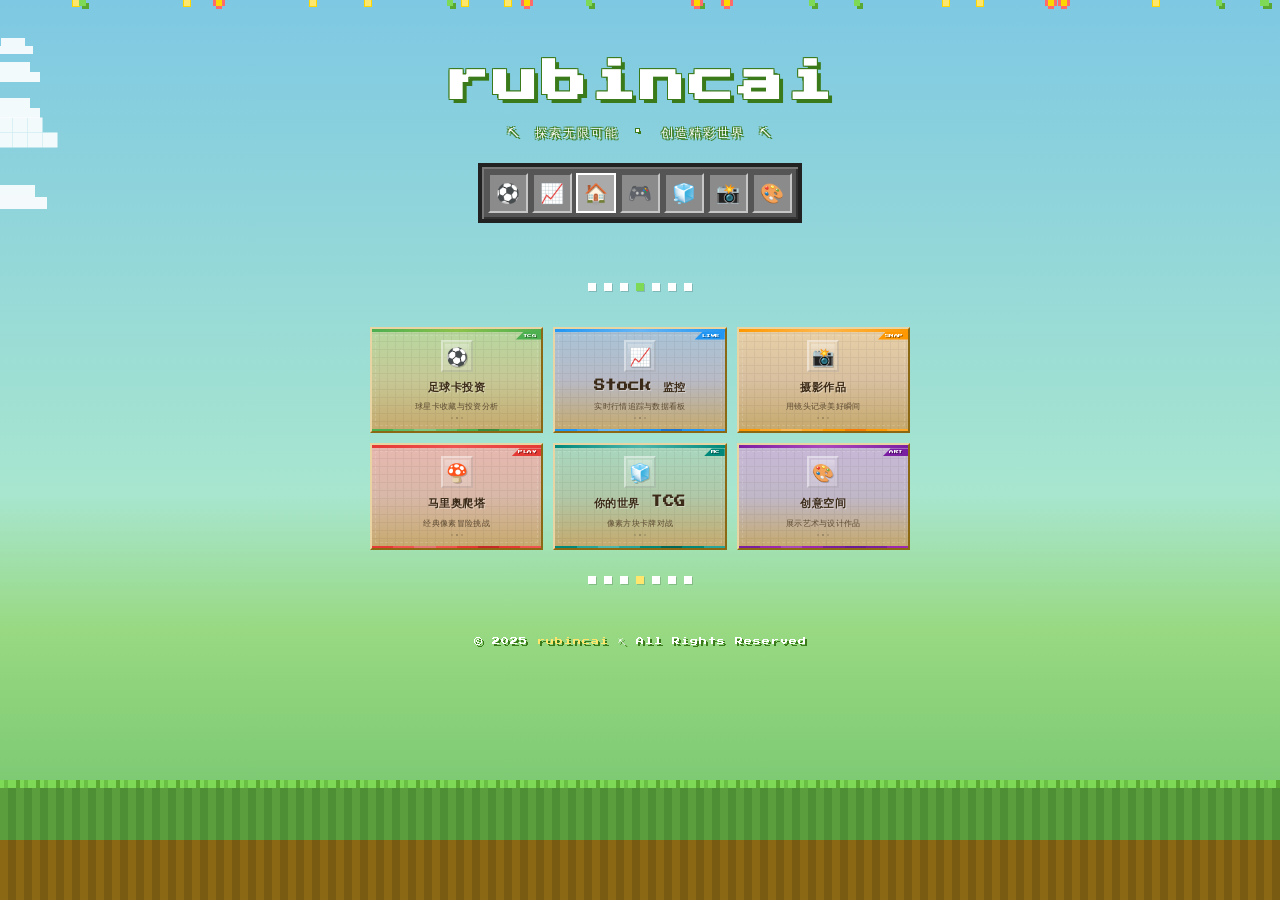
<file: index.html>
<!DOCTYPE html>
<html lang="zh-CN">
<head>
    <meta charset="UTF-8">
    <meta name="viewport" content="width=device-width, initial-scale=1.0">
    <title>rubincai - 个人首页</title>
    <link rel="stylesheet" href="https://cdnjs.cloudflare.com/ajax/libs/font-awesome/6.4.0/css/all.min.css">
    <style>
        @import url('https://fonts.googleapis.com/css2?family=Press+Start+2P&display=swap');

        * {
            margin: 0;
            padding: 0;
            box-sizing: border-box;
        }

        /* 像素风不需要抗锯齿 */
        img, canvas {
            image-rendering: pixelated;
        }

        body {
            font-family: 'Press Start 2P', monospace, sans-serif;
            min-height: 100vh;
            color: #3b3226;
            overflow-x: hidden;
            position: relative;
            background: #87CEEB;
        }

        /* ====== 天空渐变背景 ====== */
        .sky-bg {
            position: fixed;
            top: 0; left: 0;
            width: 100%; height: 100%;
            z-index: -3;
            background: linear-gradient(180deg,
                #7EC8E3 0%,
                #A8E6CF 55%,
                #98D982 70%,
                #6ABF69 100%);
        }

        /* ====== 像素云朵 ====== */
        .clouds {
            position: fixed;
            top: 0; left: 0;
            width: 100%; height: 100%;
            z-index: -2;
            pointer-events: none;
            overflow: hidden;
        }

        .cloud {
            position: absolute;
            background: #fff;
            box-shadow:
                10px 0 0 #fff,
                20px 0 0 #fff,
                -10px 0 0 #fff,
                0 -10px 0 #fff,
                10px -10px 0 #fff,
                20px -10px 0 #fff,
                30px 0 0 #fff;
            width: 10px;
            height: 10px;
            opacity: 0.9;
        }

        .cloud-1 { top: 8%; animation: cloudDrift 30s linear infinite; animation-delay: 0s; }
        .cloud-2 { top: 15%; animation: cloudDrift 45s linear infinite; animation-delay: -10s; transform: scale(1.5); }
        .cloud-3 { top: 5%; animation: cloudDrift 35s linear infinite; animation-delay: -20s; transform: scale(0.8); }
        .cloud-4 { top: 22%; animation: cloudDrift 50s linear infinite; animation-delay: -5s; transform: scale(1.2); }
        .cloud-5 { top: 12%; animation: cloudDrift 40s linear infinite; animation-delay: -15s; }

        @keyframes cloudDrift {
            0%   { left: -60px; }
            100% { left: calc(100% + 60px); }
        }

        /* ====== 底部草地 ====== */
        .ground {
            position: fixed;
            bottom: 0; left: 0;
            width: 100%; height: 120px;
            z-index: -1;
            background:
                repeating-linear-gradient(90deg,
                    #5A9E3E 0px, #5A9E3E 8px,
                    #4E8E35 8px, #4E8E35 16px);
            border-top: 8px solid #6ABF45;
        }

        .ground::before {
            content: '';
            position: absolute;
            top: -8px; left: 0;
            width: 100%; height: 8px;
            background:
                repeating-linear-gradient(90deg,
                    #7ED957 0px, #7ED957 4px,
                    #6ABF45 4px, #6ABF45 8px,
                    #7ED957 8px, #7ED957 16px,
                    #58A832 16px, #58A832 20px);
        }

        .ground::after {
            content: '';
            position: absolute;
            bottom: 0; left: 0;
            width: 100%; height: 60px;
            background:
                repeating-linear-gradient(90deg,
                    #8B6914 0px, #8B6914 8px,
                    #7A5B12 8px, #7A5B12 16px);
        }

        /* ====== 像素粒子（花/蝴蝶） ====== */
        .particles {
            position: fixed;
            top: 0; left: 0;
            width: 100%; height: calc(100% - 120px);
            z-index: -1;
            pointer-events: none;
            overflow: hidden;
        }

        .particle {
            position: absolute;
            width: 6px; height: 6px;
            animation: floatUp 8s linear infinite;
        }

        .particle-flower { background: #FFD700; box-shadow: 3px 0 0 #FF6B6B, -3px 0 0 #FF6B6B, 0 3px 0 #FF6B6B, 0 -3px 0 #FF6B6B; }
        .particle-leaf   { background: #7ED957; box-shadow: 3px 3px 0 #58A832; }
        .particle-star   { background: #FFE66D; box-shadow: 0 0 0 1px #FFD700; }

        @keyframes floatUp {
            0%   { transform: translateY(100vh) rotate(0deg); opacity: 0; }
            10%  { opacity: 1; }
            90%  { opacity: 1; }
            100% { transform: translateY(-20px) rotate(360deg); opacity: 0; }
        }

        /* ====== 容器 ====== */
        .container {
            max-width: 1100px;
            margin: 0 auto;
            padding: 0 20px 140px;
            position: relative;
            z-index: 1;
        }

        /* ====== 头部 ====== */
        .header {
            text-align: center;
            padding: 60px 0 40px;
        }

        .author-name {
            font-size: 2.8rem;
            font-weight: 900;
            margin-bottom: 16px;
            letter-spacing: 4px;
            color: #fff;
            text-shadow:
                4px 4px 0 #3b7a1a,
                -1px -1px 0 #3b7a1a,
                1px -1px 0 #3b7a1a,
                -1px 1px 0 #3b7a1a,
                1px 1px 0 #3b7a1a;
            animation: bobUp 2s ease-in-out infinite;
            image-rendering: pixelated;
        }

        @keyframes bobUp {
            0%, 100% { transform: translateY(0); }
            50% { transform: translateY(-6px); }
        }

        .author-title {
            font-size: 0.75rem;
            font-weight: 400;
            margin-bottom: 10px;
            letter-spacing: 2px;
            color: #fff;
            text-shadow:
                2px 2px 0 #3b7a1a,
                -1px -1px 0 #3b7a1a,
                1px -1px 0 #3b7a1a,
                -1px 1px 0 #3b7a1a;
            line-height: 1.8;
        }

        /* ====== 像素风工具栏 ====== */
        .hotbar {
            display: flex;
            justify-content: center;
            gap: 4px;
            margin: 20px auto 10px;
            padding: 6px;
            background: #555;
            border: 4px solid #222;
            border-radius: 0;
            width: fit-content;
            box-shadow:
                inset 2px 2px 0 #777,
                inset -2px -2px 0 #333;
        }

        .hotbar-slot {
            width: 40px; height: 40px;
            background: #8B8B8B;
            border: 2px solid;
            border-color: #555 #C6C6C6 #C6C6C6 #555;
            display: flex;
            align-items: center;
            justify-content: center;
            font-size: 1.2rem;
        }

        .hotbar-slot.active {
            border-color: #fff;
            background: #aaa;
        }

        /* ====== 导航网格 ====== */
        .nav-grid {
            display: grid;
            grid-template-columns: repeat(3, 1fr);
            gap: 10px;
            padding: 16px 0;
            max-width: 540px;
            margin: 0 auto;
        }

        /* ====== 卡片 ====== */
        .nav-card {
            background: #C6A96C;
            border: 2px solid;
            border-color: #E8D5A3 #8B6914 #8B6914 #E8D5A3;
            padding: 0;
            text-align: center;
            text-decoration: none;
            color: #3b3226;
            transition: transform 0.15s, box-shadow 0.15s;
            position: relative;
            image-rendering: pixelated;
            cursor: pointer;
            animation: cardPop 0.4s ease forwards;
            opacity: 0;
            overflow: hidden;
        }

        .nav-card:nth-child(1) { animation-delay: 0.1s; }
        .nav-card:nth-child(2) { animation-delay: 0.2s; }
        .nav-card:nth-child(3) { animation-delay: 0.3s; }
        .nav-card:nth-child(4) { animation-delay: 0.4s; }
        .nav-card:nth-child(5) { animation-delay: 0.5s; }
        .nav-card:nth-child(6) { animation-delay: 0.6s; }

        @keyframes cardPop {
            0%   { opacity: 0; transform: scale(0.8) translateY(20px); }
            60%  { transform: scale(1.05) translateY(-4px); }
            100% { opacity: 1; transform: scale(1) translateY(0); }
        }

        .nav-card:hover {
            transform: translateY(-3px) scale(1.02);
            box-shadow: 0 4px 0 rgba(0,0,0,0.25);
            border-color: #FFE66D #A07818 #A07818 #FFE66D;
        }

        .nav-card:active {
            transform: translateY(0) scale(0.98);
            box-shadow: none;
            border-color: #8B6914 #E8D5A3 #E8D5A3 #8B6914;
        }

        /* 顶部主题色条 */
        .card-banner {
            height: 3px;
            width: 100%;
        }

        /* 卡片内容区 */
        .card-body {
            padding: 8px 8px 10px;
            position: relative;
        }

        /* 像素纹理背景（每张卡片不同） */
        .card-body::before {
            content: '';
            position: absolute;
            inset: 0;
            opacity: 0.06;
            pointer-events: none;
            background-image:
                repeating-linear-gradient(0deg, transparent, transparent 7px, currentColor 7px, currentColor 8px),
                repeating-linear-gradient(90deg, transparent, transparent 7px, currentColor 7px, currentColor 8px);
        }

        /* 内框装饰 */
        .card-body::after {
            content: '';
            position: absolute;
            top: 3px; left: 3px; right: 3px; bottom: 3px;
            border: 1px solid rgba(255,255,255,0.15);
            border-style: dashed;
            pointer-events: none;
        }

        /* 角标 */
        .card-badge {
            position: absolute;
            top: 0; right: 0;
            font-size: 0.28rem;
            padding: 2px 5px 2px 7px;
            color: #fff;
            text-shadow: 1px 1px 0 rgba(0,0,0,0.4);
            letter-spacing: 0.5px;
            clip-path: polygon(8px 0, 100% 0, 100% 100%, 0 100%);
            z-index: 2;
        }

        /* 底部像素装饰条 */
        .card-pixel-row {
            display: flex;
            height: 2px;
            width: 100%;
        }

        .card-pixel-row span {
            flex: 1;
            height: 100%;
        }

        /* ======= 每张卡片独特配色 ======= */

        /* 足球卡 - 绿茵 */
        .card-football { background: linear-gradient(180deg, #B8D8A0 0%, #C6C896 50%, #C6A96C 100%); }
        .card-football .card-banner { background: linear-gradient(90deg, #4CAF50, #8BC34A, #4CAF50); }
        .card-football .card-badge { background: #4CAF50; }
        .card-football:hover { background: linear-gradient(180deg, #C8E8B0 0%, #D6D8A6 50%, #D4B87A 100%); }

        /* Stock - 金融蓝 */
        .card-stock { background: linear-gradient(180deg, #A8C4D8 0%, #B8BAC6 50%, #C6A96C 100%); }
        .card-stock .card-banner { background: linear-gradient(90deg, #2196F3, #64B5F6, #2196F3); }
        .card-stock .card-badge { background: #2196F3; }
        .card-stock:hover { background: linear-gradient(180deg, #B8D4E8 0%, #C8CAD6 50%, #D4B87A 100%); }

        /* 摄影 - 暖橙 */
        .card-photo { background: linear-gradient(180deg, #E8D0A8 0%, #D8C0A0 50%, #C6A96C 100%); }
        .card-photo .card-banner { background: linear-gradient(90deg, #FF9800, #FFB74D, #FF9800); }
        .card-photo .card-badge { background: #FF9800; }
        .card-photo:hover { background: linear-gradient(180deg, #F0DDB8 0%, #E8D0B0 50%, #D4B87A 100%); }

        /* 马里奥 - 红色 */
        .card-mario { background: linear-gradient(180deg, #E8B8B0 0%, #D8B8A8 50%, #C6A96C 100%); }
        .card-mario .card-banner { background: linear-gradient(90deg, #E53935, #EF5350, #E53935); }
        .card-mario .card-badge { background: #E53935; }
        .card-mario:hover { background: linear-gradient(180deg, #F0C8C0 0%, #E8C8B8 50%, #D4B87A 100%); }

        /* MC TCG - 翡翠绿 */
        .card-mc { background: linear-gradient(180deg, #A8D8C0 0%, #B0C8A8 50%, #C6A96C 100%); }
        .card-mc .card-banner { background: linear-gradient(90deg, #00897B, #4DB6AC, #00897B); }
        .card-mc .card-badge { background: #00897B; }
        .card-mc:hover { background: linear-gradient(180deg, #B8E8D0 0%, #C0D8B8 50%, #D4B87A 100%); }

        /* 创意 - 紫色 */
        .card-creative { background: linear-gradient(180deg, #C8B8D8 0%, #C0B8C8 50%, #C6A96C 100%); }
        .card-creative .card-banner { background: linear-gradient(90deg, #7B1FA2, #AB47BC, #7B1FA2); }
        .card-creative .card-badge { background: #7B1FA2; }
        .card-creative:hover { background: linear-gradient(180deg, #D8C8E8 0%, #D0C8D8 50%, #D4B87A 100%); }

        /* ====== 图标 ====== */
        .nav-icon {
            width: 32px; height: 32px;
            margin: 0 auto 6px;
            display: flex;
            align-items: center;
            justify-content: center;
            position: relative;
            background: rgba(255,255,255,0.2);
            border: 2px solid;
            border-color: rgba(255,255,255,0.35) rgba(0,0,0,0.1) rgba(0,0,0,0.1) rgba(255,255,255,0.35);
        }

        /* 图标底座光泽 */
        .nav-icon::after {
            content: '';
            position: absolute;
            top: 2px; left: 2px;
            width: calc(100% - 4px);
            height: 40%;
            background: linear-gradient(180deg, rgba(255,255,255,0.25), transparent);
            pointer-events: none;
        }

        .pixel-icon {
            font-size: 1.1rem;
            filter: drop-shadow(1px 1px 0 rgba(0,0,0,0.2));
            transition: transform 0.2s;
            position: relative;
            z-index: 1;
        }

        .nav-card:hover .pixel-icon {
            transform: scale(1.15) rotate(-5deg);
            animation: iconBounce 0.4s ease;
        }

        @keyframes iconBounce {
            0%   { transform: scale(1); }
            40%  { transform: scale(1.25) rotate(-8deg); }
            70%  { transform: scale(1.1) rotate(3deg); }
            100% { transform: scale(1.15) rotate(-5deg); }
        }

        /* ====== 标题和描述 ====== */
        .nav-title {
            font-size: 0.7rem;
            font-weight: 700;
            margin-bottom: 5px;
            color: #3b2a18;
            text-shadow: 1px 1px 0 rgba(255,255,255,0.35);
            letter-spacing: 0.5px;
            line-height: 1.5;
            position: relative;
            z-index: 1;
        }

        .nav-desc {
            font-size: 0.48rem;
            color: #5C4A32;
            line-height: 1.7;
            letter-spacing: 0.3px;
            position: relative;
            z-index: 1;
        }

        /* 描述下方小装饰 */
        .card-decor {
            display: flex;
            justify-content: center;
            gap: 3px;
            margin-top: 5px;
            position: relative;
            z-index: 1;
        }

        .card-decor span {
            width: 2px; height: 2px;
            background: rgba(0,0,0,0.12);
        }

        .card-decor span:nth-child(2) {
            background: rgba(0,0,0,0.2);
        }

        .nav-card:hover .card-decor span {
            background: rgba(0,0,0,0.2);
        }

        .nav-card:hover .card-decor span:nth-child(2) {
            background: rgba(0,0,0,0.35);
        }

        /* ====== 页脚 ====== */
        .footer {
            text-align: center;
            padding: 30px 0 20px;
            position: relative;
        }

        .footer-text {
            font-size: 0.5rem;
            color: #fff;
            text-shadow: 2px 2px 0 #3b7a1a;
            letter-spacing: 1px;
            line-height: 1.8;
        }

        .footer-text span {
            color: #FFE66D;
        }

        /* 像素分隔线 */
        .pixel-divider {
            display: flex;
            justify-content: center;
            gap: 8px;
            margin: 10px 0 20px;
        }

        .pixel-divider span {
            display: block;
            width: 8px; height: 8px;
            background: #fff;
            box-shadow: 1px 1px 0 rgba(0,0,0,0.15);
        }

        /* ====== 移动端适配 ====== */
        @media (max-width: 640px) {
            .nav-grid {
                grid-template-columns: repeat(2, 1fr);
                max-width: 360px;
            }
        }

        @media (max-width: 400px) {
            .author-name {
                font-size: 1.8rem;
                letter-spacing: 2px;
            }

            .nav-grid {
                grid-template-columns: 1fr;
                gap: 8px;
                max-width: 180px;
            }

            .author-title {
                font-size: 0.6rem;
            }

            .hotbar-slot {
                width: 32px; height: 32px;
                font-size: 0.9rem;
            }
        }

        /* ====== 像素风 Tooltip ====== */
        .tooltip {
            position: fixed;
            background: #1a0a30;
            color: #fff;
            font-size: 0.55rem;
            padding: 6px 10px;
            border: 3px solid;
            border-color: #5030a0 #200850 #200850 #5030a0;
            pointer-events: none;
            z-index: 100;
            white-space: nowrap;
            display: none;
            text-shadow: 1px 1px 0 #000;
        }
    </style>
</head>
<body>

    <!-- 天空背景 -->
    <div class="sky-bg"></div>

    <!-- 像素云朵 -->
    <div class="clouds">
        <div class="cloud cloud-1"></div>
        <div class="cloud cloud-2"></div>
        <div class="cloud cloud-3"></div>
        <div class="cloud cloud-4"></div>
        <div class="cloud cloud-5"></div>
    </div>

    <!-- 飘浮粒子 -->
    <div class="particles" id="particles"></div>

    <!-- 底部草地 -->
    <div class="ground"></div>

    <div class="container">
        <header class="header">
            <h1 class="author-name">rubincai</h1>
            <p class="author-title">⛏ 探索无限可能 · 创造精彩世界 ⛏</p>

            <!-- MC风格快捷栏装饰 -->
            <div class="hotbar">
                <div class="hotbar-slot">⚽</div>
                <div class="hotbar-slot">📈</div>
                <div class="hotbar-slot active">🏠</div>
                <div class="hotbar-slot">🎮</div>
                <div class="hotbar-slot">🧊</div>
                <div class="hotbar-slot">📸</div>
                <div class="hotbar-slot">🎨</div>
            </div>
        </header>

        <div class="pixel-divider">
            <span></span><span></span><span></span>
            <span style="background:#7ED957"></span>
            <span></span><span></span><span></span>
        </div>

        <main>
            <div class="nav-grid">
                <a href="https://rubincai01.github.io/TCG/zq.html" target="_blank" class="nav-card card-football">
                    <div class="card-banner"></div>
                    <div class="card-body">
                        <div class="card-badge">TCG</div>
                        <div class="nav-icon">
                            <span class="pixel-icon">⚽</span>
                        </div>
                        <h3 class="nav-title">足球卡投资</h3>
                        <p class="nav-desc">球星卡收藏与投资分析</p>
                        <div class="card-decor"><span></span><span></span><span></span></div>
                    </div>
                    <div class="card-pixel-row">
                        <span style="background:#4CAF50"></span>
                        <span style="background:#66BB6A"></span>
                        <span style="background:#81C784"></span>
                        <span style="background:#66BB6A"></span>
                        <span style="background:#4CAF50"></span>
                        <span style="background:#388E3C"></span>
                        <span style="background:#4CAF50"></span>
                        <span style="background:#66BB6A"></span>
                    </div>
                </a>

                <a href="https://rubincai01.github.io/TCG/Stocks/index.html" target="_blank" class="nav-card card-stock">
                    <div class="card-banner"></div>
                    <div class="card-body">
                        <div class="card-badge">LIVE</div>
                        <div class="nav-icon">
                            <span class="pixel-icon">📈</span>
                        </div>
                        <h3 class="nav-title">Stock 监控</h3>
                        <p class="nav-desc">实时行情追踪与数据看板</p>
                        <div class="card-decor"><span></span><span></span><span></span></div>
                    </div>
                    <div class="card-pixel-row">
                        <span style="background:#2196F3"></span>
                        <span style="background:#42A5F5"></span>
                        <span style="background:#64B5F6"></span>
                        <span style="background:#42A5F5"></span>
                        <span style="background:#2196F3"></span>
                        <span style="background:#1976D2"></span>
                        <span style="background:#2196F3"></span>
                        <span style="background:#42A5F5"></span>
                    </div>
                </a>

                <a href="#" class="nav-card card-photo">
                    <div class="card-banner"></div>
                    <div class="card-body">
                        <div class="card-badge">SNAP</div>
                        <div class="nav-icon">
                            <span class="pixel-icon">📸</span>
                        </div>
                        <h3 class="nav-title">摄影作品</h3>
                        <p class="nav-desc">用镜头记录美好瞬间</p>
                        <div class="card-decor"><span></span><span></span><span></span></div>
                    </div>
                    <div class="card-pixel-row">
                        <span style="background:#FF9800"></span>
                        <span style="background:#FFA726"></span>
                        <span style="background:#FFB74D"></span>
                        <span style="background:#FFA726"></span>
                        <span style="background:#FF9800"></span>
                        <span style="background:#F57C00"></span>
                        <span style="background:#FF9800"></span>
                        <span style="background:#FFA726"></span>
                    </div>
                </a>

                <a href="https://rubincai01.github.io/TCG/game/mario.html" target="_blank" class="nav-card card-mario">
                    <div class="card-banner"></div>
                    <div class="card-body">
                        <div class="card-badge">PLAY</div>
                        <div class="nav-icon">
                            <span class="pixel-icon">🍄</span>
                        </div>
                        <h3 class="nav-title">马里奥爬塔</h3>
                        <p class="nav-desc">经典像素冒险挑战</p>
                        <div class="card-decor"><span></span><span></span><span></span></div>
                    </div>
                    <div class="card-pixel-row">
                        <span style="background:#E53935"></span>
                        <span style="background:#EF5350"></span>
                        <span style="background:#E57373"></span>
                        <span style="background:#EF5350"></span>
                        <span style="background:#E53935"></span>
                        <span style="background:#C62828"></span>
                        <span style="background:#E53935"></span>
                        <span style="background:#EF5350"></span>
                    </div>
                </a>

                <a href="https://rubincai01.github.io/TCG/game/mc/index.html" target="_blank" class="nav-card card-mc">
                    <div class="card-banner"></div>
                    <div class="card-body">
                        <div class="card-badge">MC</div>
                        <div class="nav-icon">
                            <span class="pixel-icon">🧊</span>
                        </div>
                        <h3 class="nav-title">你的世界 TCG</h3>
                        <p class="nav-desc">像素方块卡牌对战</p>
                        <div class="card-decor"><span></span><span></span><span></span></div>
                    </div>
                    <div class="card-pixel-row">
                        <span style="background:#00897B"></span>
                        <span style="background:#26A69A"></span>
                        <span style="background:#4DB6AC"></span>
                        <span style="background:#26A69A"></span>
                        <span style="background:#00897B"></span>
                        <span style="background:#00695C"></span>
                        <span style="background:#00897B"></span>
                        <span style="background:#26A69A"></span>
                    </div>
                </a>

                <a href="https://rubincai01.github.io/TCG/daka/card-collection.html" class="nav-card card-creative">
                    <div class="card-banner"></div>
                    <div class="card-body">
                        <div class="card-badge">ART</div>
                        <div class="nav-icon">
                            <span class="pixel-icon">🎨</span>
                        </div>
                        <h3 class="nav-title">创意空间</h3>
                        <p class="nav-desc">展示艺术与设计作品</p>
                        <div class="card-decor"><span></span><span></span><span></span></div>
                    </div>
                    <div class="card-pixel-row">
                        <span style="background:#7B1FA2"></span>
                        <span style="background:#9C27B0"></span>
                        <span style="background:#AB47BC"></span>
                        <span style="background:#9C27B0"></span>
                        <span style="background:#7B1FA2"></span>
                        <span style="background:#6A1B9A"></span>
                        <span style="background:#7B1FA2"></span>
                        <span style="background:#9C27B0"></span>
                    </div>
                </a>
            </div>
        </main>

        <div class="pixel-divider">
            <span></span><span></span><span></span>
            <span style="background:#FFE66D"></span>
            <span></span><span></span><span></span>
        </div>

        <footer class="footer">
            <p class="footer-text">© 2025 <span>rubincai</span> ⛏ All Rights Reserved</p>
        </footer>
    </div>

    <!-- Tooltip -->
    <div class="tooltip" id="tooltip"></div>

    <script>
        // ====== 生成飘浮粒子 ======
        const particlesContainer = document.getElementById('particles');
        const particleTypes = ['particle-flower', 'particle-leaf', 'particle-star'];

        for (let i = 0; i < 25; i++) {
            const p = document.createElement('div');
            p.className = 'particle ' + particleTypes[Math.floor(Math.random() * particleTypes.length)];
            p.style.left = Math.random() * 100 + '%';
            p.style.animationDelay = (Math.random() * 8) + 's';
            p.style.animationDuration = (Math.random() * 4 + 6) + 's';
            particlesContainer.appendChild(p);
        }

        // ====== MC风格 Tooltip ======
        const tooltip = document.getElementById('tooltip');
        const cards = document.querySelectorAll('.nav-card');

        cards.forEach(card => {
            card.addEventListener('mouseenter', (e) => {
                const title = card.querySelector('.nav-title').textContent;
                tooltip.textContent = title;
                tooltip.style.display = 'block';
            });

            card.addEventListener('mousemove', (e) => {
                tooltip.style.left = (e.clientX + 14) + 'px';
                tooltip.style.top  = (e.clientY - 30) + 'px';
            });

            card.addEventListener('mouseleave', () => {
                tooltip.style.display = 'none';
            });
        });

        // ====== 点击音效模拟（视觉反馈） ======
        cards.forEach(card => {
            card.addEventListener('click', function () {
                this.style.transition = 'none';
                this.style.transform = 'scale(0.95)';
                setTimeout(() => {
                    this.style.transition = 'transform 0.15s';
                    this.style.transform = '';
                }, 80);
            });
        });
    </script>
</body>
</html>
</file>
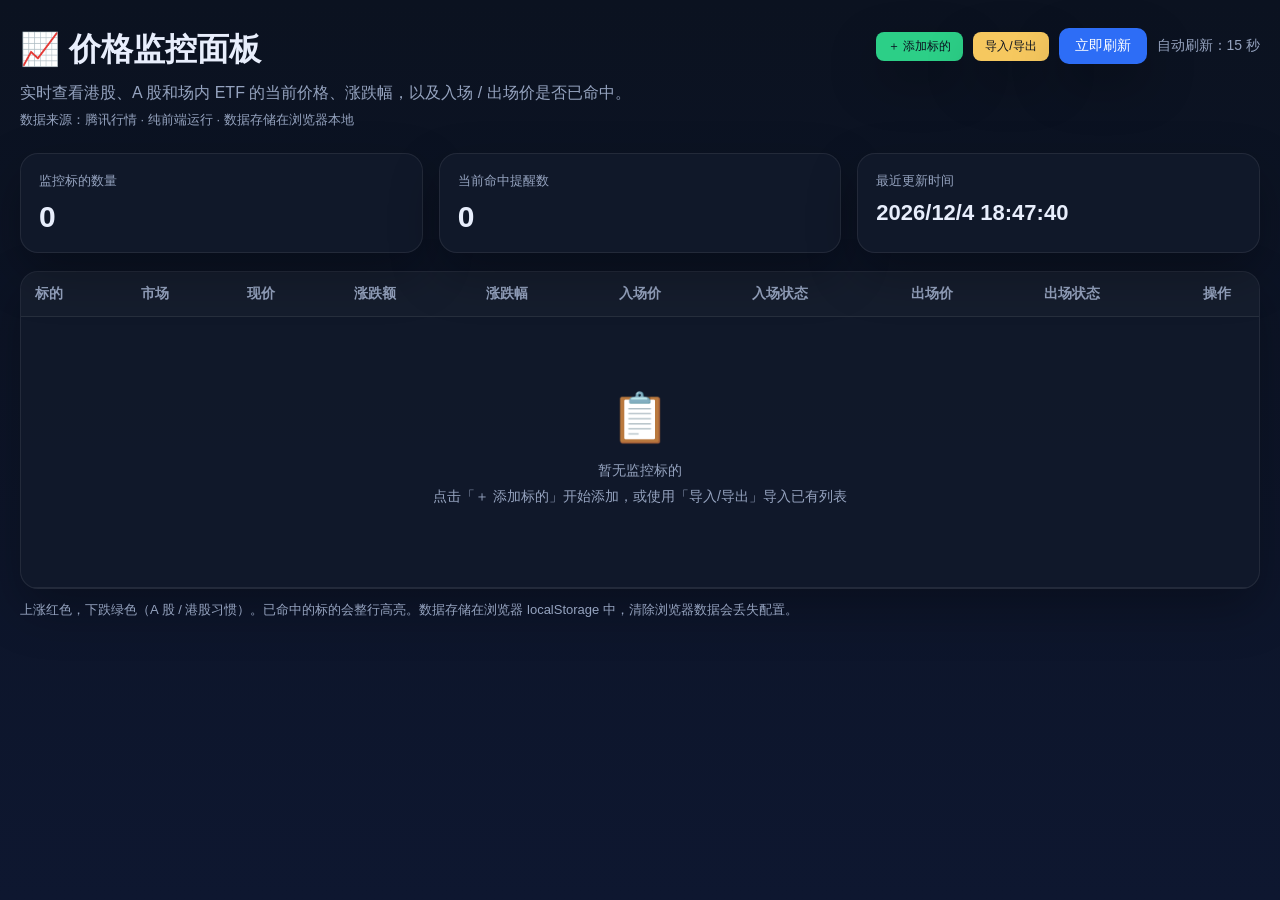
<file: Stocks/index.html>
<!doctype html>
<html lang="zh-CN">
<head>
  <meta charset="UTF-8" />
  <meta name="viewport" content="width=device-width, initial-scale=1.0" />
  <title>股票价格监控面板</title>
  <style>
    :root {
      --bg: #0b1220;
      --panel: #121a2b;
      --panel-2: #18233a;
      --text: #e8eefc;
      --muted: #95a3bf;
      --red: #ff5b6c;
      --green: #2ccf87;
      --yellow: #f6c85f;
      --blue: #2d6df6;
      --line: rgba(255,255,255,0.08);
      --shadow: 0 20px 50px rgba(0,0,0,.28);
    }
    * { box-sizing: border-box; }
    body {
      margin: 0;
      font-family: -apple-system, BlinkMacSystemFont, "SF Pro Display", "PingFang SC", "Helvetica Neue", sans-serif;
      background: linear-gradient(180deg, #0b1220 0%, #0e1730 100%);
      color: var(--text);
      min-height: 100vh;
    }
    .wrap { max-width: 1280px; margin: 0 auto; padding: 28px 20px 40px; }

    /* ---------- hero ---------- */
    .hero { display: flex; justify-content: space-between; align-items: flex-start; gap: 20px; margin-bottom: 22px; }
    .hero h1 { margin: 0 0 8px; font-size: 32px; }
    .hero p { margin: 0; color: var(--muted); line-height: 1.6; }
    .actions { display: flex; gap: 10px; align-items: center; flex-wrap: wrap; }
    .meta { color: var(--muted); font-size: 14px; }

    /* ---------- buttons ---------- */
    button, .btn {
      border: 0; background: var(--blue); color: white;
      padding: 9px 16px; border-radius: 10px; cursor: pointer;
      font-size: 14px; box-shadow: var(--shadow); transition: opacity .15s;
    }
    button:hover { opacity: .85; }
    .btn-sm { padding: 6px 12px; font-size: 12px; border-radius: 8px; }
    .btn-danger { background: #c0392b; }
    .btn-outline { background: transparent; border: 1px solid var(--line); color: var(--muted); }
    .btn-outline:hover { border-color: var(--blue); color: var(--blue); }
    .btn-green { background: var(--green); color: #0b1220; }
    .btn-amber { background: var(--yellow); color: #0b1220; }

    /* ---------- cards ---------- */
    .cards { display: grid; grid-template-columns: repeat(3, minmax(0, 1fr)); gap: 16px; margin-bottom: 18px; }
    .card { background: rgba(18,26,43,.88); backdrop-filter: blur(10px); border: 1px solid var(--line); border-radius: 18px; padding: 18px; box-shadow: var(--shadow); }
    .card .label { color: var(--muted); font-size: 13px; margin-bottom: 10px; }
    .card .value { font-size: 30px; font-weight: 700; }

    /* ---------- add-form ---------- */
    .add-panel {
      background: rgba(18,26,43,.88); border: 1px solid var(--line);
      border-radius: 18px; padding: 20px 22px; margin-bottom: 18px;
      box-shadow: var(--shadow); display: none;
    }
    .add-panel.open { display: block; }
    .add-panel h3 { margin: 0 0 16px; font-size: 18px; }
    .form-row { display: flex; gap: 12px; flex-wrap: wrap; align-items: flex-end; }
    .form-group { display: flex; flex-direction: column; gap: 6px; }
    .form-group label { font-size: 12px; color: var(--muted); font-weight: 600; }
    .form-group input, .form-group select {
      background: rgba(255,255,255,.06); border: 1px solid var(--line);
      color: var(--text); padding: 9px 12px; border-radius: 8px; font-size: 14px;
      outline: none; transition: border-color .15s;
    }
    .form-group input:focus, .form-group select:focus { border-color: var(--blue); }
    .form-group input::placeholder { color: rgba(255,255,255,.25); }
    .form-msg { margin-top: 12px; font-size: 13px; }
    .form-msg.ok { color: var(--green); }
    .form-msg.err { color: var(--red); }

    /* ---------- import/export ---------- */
    .io-panel {
      background: rgba(18,26,43,.88); border: 1px solid var(--line);
      border-radius: 18px; padding: 20px 22px; margin-bottom: 18px;
      box-shadow: var(--shadow); display: none;
    }
    .io-panel.open { display: block; }
    .io-panel h3 { margin: 0 0 12px; font-size: 18px; }
    .io-panel textarea {
      width: 100%; min-height: 120px; background: rgba(255,255,255,.06);
      border: 1px solid var(--line); color: var(--text); padding: 12px;
      border-radius: 8px; font-size: 13px; font-family: monospace; resize: vertical;
    }
    .io-panel .io-actions { display: flex; gap: 10px; margin-top: 12px; }
    .io-panel .io-msg { margin-top: 8px; font-size: 13px; }

    /* ---------- table ---------- */
    .table-panel {
      background: rgba(18,26,43,.88); border: 1px solid var(--line);
      border-radius: 18px; overflow: hidden; box-shadow: var(--shadow);
    }
    table { width: 100%; border-collapse: collapse; }
    th, td { padding: 13px 14px; border-bottom: 1px solid var(--line); text-align: left; font-size: 14px; vertical-align: middle; }
    th { color: var(--muted); background: rgba(255,255,255,.02); font-weight: 600; }
    tr:hover { background: rgba(255,255,255,.025); }
    tr.row-hit { background: linear-gradient(90deg, rgba(246,200,95,.14), rgba(246,200,95,.05)); box-shadow: inset 3px 0 0 var(--yellow); }
    tr.row-hit:hover { background: linear-gradient(90deg, rgba(246,200,95,.18), rgba(246,200,95,.07)); }
    .num { font-variant-numeric: tabular-nums; font-feature-settings: "tnum"; }
    .up { color: var(--red); }
    .down { color: var(--green); }
    .flat { color: var(--muted); }

    /* ---------- badges ---------- */
    .badge { display: inline-flex; align-items: center; border-radius: 999px; padding: 4px 10px; font-size: 12px; font-weight: 600; border: 1px solid transparent; white-space: nowrap; }
    .badge.hit { background: rgba(246,200,95,.12); color: var(--yellow); border-color: rgba(246,200,95,.24); }
    .badge.wait { background: rgba(255,255,255,.05); color: var(--muted); border-color: rgba(255,255,255,.08); }
    .signals { display: flex; gap: 6px; flex-wrap: wrap; margin-top: 6px; }
    .signal-pill { display: inline-flex; align-items: center; padding: 3px 8px; border-radius: 999px; font-size: 11px; font-weight: 700; background: rgba(246,200,95,.14); color: var(--yellow); border: 1px solid rgba(246,200,95,.24); }

    .symbol { display: flex; flex-direction: column; gap: 4px; }
    .symbol small { color: var(--muted); }

    /* ---------- footer ---------- */
    .footer-note { color: var(--muted); font-size: 13px; margin-top: 12px; }
    .error { margin-top: 12px; color: #ff9aa5; font-size: 14px; }

    /* ---------- confirm dialog ---------- */
    .overlay { position: fixed; inset: 0; background: rgba(0,0,0,.55); display: flex; justify-content: center; align-items: center; z-index: 999; }
    .dialog { background: var(--panel); border: 1px solid var(--line); border-radius: 18px; padding: 28px; max-width: 400px; width: 90%; box-shadow: var(--shadow); }
    .dialog h3 { margin: 0 0 12px; }
    .dialog p { margin: 0 0 20px; color: var(--muted); font-size: 14px; }
    .dialog-actions { display: flex; gap: 10px; justify-content: flex-end; }

    /* ---------- empty state ---------- */
    .empty-state { text-align: center; padding: 60px 20px; color: var(--muted); }
    .empty-state .icon { font-size: 48px; margin-bottom: 16px; }
    .empty-state p { margin: 8px 0; }
    .empty-state button { margin-top: 16px; }

    @media (max-width: 900px) {
      .cards { grid-template-columns: 1fr; }
      .hero { flex-direction: column; }
      .table-panel { overflow-x: auto; }
      table { min-width: 1060px; }
      .form-row { flex-direction: column; }
    }
  </style>
</head>
<body>
  <div class="wrap">
    <!-- hero -->
    <div class="hero">
      <div>
        <h1>📈 价格监控面板</h1>
        <p>实时查看港股、A 股和场内 ETF 的当前价格、涨跌幅，以及入场 / 出场价是否已命中。<br>
        <span style="color:var(--muted);font-size:13px">数据来源：腾讯行情 · 纯前端运行 · 数据存储在浏览器本地</span></p>
      </div>
      <div class="actions">
        <button id="addBtn" class="btn-green btn-sm">＋ 添加标的</button>
        <button id="ioBtn" class="btn-amber btn-sm">导入/导出</button>
        <button id="refreshBtn">立即刷新</button>
        <div class="meta">自动刷新：<span id="refreshInterval">15</span> 秒</div>
      </div>
    </div>

    <!-- add form -->
    <div class="add-panel" id="addPanel">
      <h3>添加监控标的</h3>
      <div class="form-row">
        <div class="form-group">
          <label>证券代码</label>
          <input id="fSymbol" type="text" placeholder="00700" style="width:120px" />
        </div>
        <div class="form-group">
          <label>市场</label>
          <select id="fMarket" style="width:100px">
            <option value="HK">港股</option>
            <option value="A">A 股</option>
          </select>
        </div>
        <div class="form-group">
          <label>名称（选填，留空自动获取）</label>
          <input id="fName" type="text" placeholder="自动获取" style="width:140px" />
        </div>
        <div class="form-group">
          <label>入场价（选填）</label>
          <input id="fEntry" type="text" placeholder="500" style="width:110px" />
        </div>
        <div class="form-group">
          <label>出场价（选填）</label>
          <input id="fExit" type="text" placeholder="540" style="width:110px" />
        </div>
        <div class="form-group">
          <label>&nbsp;</label>
          <button id="submitAdd">确认添加</button>
        </div>
        <div class="form-group">
          <label>&nbsp;</label>
          <button id="cancelAdd" class="btn-outline btn-sm">取消</button>
        </div>
      </div>
      <div class="form-msg" id="formMsg"></div>
    </div>

    <!-- import / export panel -->
    <div class="io-panel" id="ioPanel">
      <h3>导入 / 导出监控列表</h3>
      <p style="color:var(--muted);font-size:13px;margin:0 0 12px">可以将标的列表导出为 JSON，也可以从 JSON 导入。方便在不同设备间同步。</p>
      <textarea id="ioText" spellcheck="false"></textarea>
      <div class="io-actions">
        <button id="exportBtn" class="btn-sm">导出到文本框</button>
        <button id="importBtn" class="btn-sm btn-green">从文本框导入</button>
        <button id="ioCancelBtn" class="btn-outline btn-sm">关闭</button>
      </div>
      <div class="io-msg" id="ioMsg"></div>
    </div>

    <!-- cards -->
    <div class="cards">
      <div class="card"><div class="label">监控标的数量</div><div class="value" id="targetCount">--</div></div>
      <div class="card"><div class="label">当前命中提醒数</div><div class="value" id="alertCount">--</div></div>
      <div class="card"><div class="label">最近更新时间</div><div class="value" id="updatedAt" style="font-size:22px">--</div></div>
    </div>

    <!-- table -->
    <div class="table-panel">
      <table>
        <thead>
          <tr>
            <th>标的</th>
            <th>市场</th>
            <th>现价</th>
            <th>涨跌额</th>
            <th>涨跌幅</th>
            <th>入场价</th>
            <th>入场状态</th>
            <th>出场价</th>
            <th>出场状态</th>
            <th style="width:70px">操作</th>
          </tr>
        </thead>
        <tbody id="tableBody">
          <tr><td colspan="10">
            <div class="empty-state">
              <div class="icon">📋</div>
              <p>暂无监控标的</p>
              <p>点击「＋ 添加标的」开始添加，或使用「导入/导出」导入已有列表</p>
            </div>
          </td></tr>
        </tbody>
      </table>
    </div>

    <div class="footer-note">上涨红色，下跌绿色（A 股 / 港股习惯）。已命中的标的会整行高亮。数据存储在浏览器 localStorage 中，清除浏览器数据会丢失配置。</div>
    <div class="error" id="errorBox"></div>
  </div>

  <!-- confirm dialog (hidden) -->
  <div class="overlay" id="confirmOverlay" style="display:none">
    <div class="dialog">
      <h3 id="confirmTitle">确认操作</h3>
      <p id="confirmText"></p>
      <div class="dialog-actions">
        <button class="btn-outline btn-sm" id="confirmCancel">取消</button>
        <button class="btn-danger btn-sm" id="confirmOk">确认删除</button>
      </div>
    </div>
  </div>

  <script>
    /* ================================================================
     *  纯前端价格监控面板
     *  - 数据源：腾讯行情接口 (qt.gtimg.cn)，支持 CORS
     *  - 标的列表存储在 localStorage
     *  - 无需后端，可部署到 GitHub Pages / 任意静态托管
     * ================================================================ */

    const STORAGE_KEY = 'stock_watchlist';
    const POLL_INTERVAL = 15; // 秒
    let timer = null;
    let pendingDelete = null;

    /* ---- 数据存储 ---- */
    function loadTargets() {
      try {
        const raw = localStorage.getItem(STORAGE_KEY);
        if (!raw) return [];
        return JSON.parse(raw);
      } catch { return []; }
    }

    function saveTargets(targets) {
      localStorage.setItem(STORAGE_KEY, JSON.stringify(targets));
    }

    /* ---- 行情代码推断 ---- */
    function inferASharePrefix(symbol) {
      return /^[569]/.test(symbol) ? 'sh' : 'sz';
    }

    function normalizeQuoteCode(symbol, market) {
      const digits = symbol.replace(/\D/g, '');
      if (!digits) throw new Error('无效代码: ' + symbol);
      const m = market.toUpperCase();
      if (m === 'HK') return 'hk' + digits.padStart(5, '0');
      if (m === 'SH') return 'sh' + digits.padStart(6, '0');
      if (m === 'SZ') return 'sz' + digits.padStart(6, '0');
      if (m === 'A') return inferASharePrefix(digits) + digits.padStart(6, '0');
      throw new Error('未知市场: ' + market);
    }

    function resolveMarket(market, symbol) {
      if (market === 'A') {
        const digits = symbol.replace(/\D/g, '');
        return /^[569]/.test(digits) ? 'SH' : 'SZ';
      }
      return market.toUpperCase();
    }

    /* ---- 腾讯行情解析 ---- */
    const QUOTE_RE = /v_([^=]+)="([^"]*)";/g;

    async function fetchQuotes(quoteCodes) {
      if (!quoteCodes.length) return {};
      const url = 'https://qt.gtimg.cn/q=' + quoteCodes.join(',');
      const resp = await fetch(url);
      // 接口返回 GBK 编码，fetch 默认按 UTF-8 读 —— 但该接口设置了 CORS
      // 且中文字符在 GBK 下直接用 arrayBuffer + TextDecoder 解码
      const buf = await resp.arrayBuffer();
      const text = new TextDecoder('gbk').decode(buf);
      const quotes = {};
      let match;
      while ((match = QUOTE_RE.exec(text)) !== null) {
        const code = match[1].toLowerCase();
        const payload = match[2];
        if (!payload || payload === '1') continue;
        const parts = payload.split('~');
        if (parts.length < 6) continue;
        const price = parseFloat(parts[3]);
        if (isNaN(price) || price === 0) continue;
        const prevClose = parseFloat(parts[4]) || null;
        quotes[code] = {
          code,
          name: parts[1] || code.toUpperCase(),
          symbol: parts[2] || code.slice(2),
          price,
          prevClose,
          change: prevClose ? +(price - prevClose).toFixed(4) : null,
          changePct: prevClose ? +((price - prevClose) / prevClose * 100).toFixed(2) : null,
        };
      }
      return quotes;
    }

    /* ---- 阈值比较 ---- */
    function comparePriceMet(price, threshold, direction) {
      if (threshold == null || isNaN(threshold)) return false;
      if (direction === 'below_or_equal') return price <= threshold;
      if (direction === 'above_or_equal') return price >= threshold;
      return false;
    }

    /* ---- helpers ---- */
    function formatNum(value, digits = 3) {
      if (value === null || value === undefined || isNaN(Number(value))) return '--';
      return Number(value).toFixed(digits);
    }
    function priceClass(value) {
      const num = Number(value);
      if (isNaN(num) || num === 0) return 'flat';
      return num > 0 ? 'up' : 'down';
    }
    function badgeHtml(hit) {
      return `<span class="badge ${hit ? 'hit' : 'wait'}">${hit ? '已命中' : '等待中'}</span>`;
    }
    function signalBadges(entryMet, exitMet) {
      const items = [];
      if (entryMet) items.push('<span class="signal-pill">入场已命中</span>');
      if (exitMet) items.push('<span class="signal-pill">出场已命中</span>');
      return items.length ? `<div class="signals">${items.join('')}</div>` : '';
    }
    function esc(s) { const d = document.createElement('div'); d.textContent = s; return d.innerHTML; }
    function marketLabel(m) { return m === 'HK' ? '港股' : 'A 股'; }
    function nowStr() { return new Date().toLocaleString('zh-CN', { hour12: false }); }

    /* ---- 渲染 ---- */
    function renderRows(rows) {
      const tbody = document.getElementById('tableBody');
      if (!rows.length) {
        tbody.innerHTML = `<tr><td colspan="10">
          <div class="empty-state">
            <div class="icon">📋</div>
            <p>暂无监控标的</p>
            <p>点击「＋ 添加标的」开始添加，或使用「导入/导出」导入已有列表</p>
          </div>
        </td></tr>`;
        return;
      }
      tbody.innerHTML = rows.map((row, idx) => `
        <tr class="${row.entryMet || row.exitMet ? 'row-hit' : ''}">
          <td>
            <div class="symbol">
              <strong>${esc(row.displayName)}</strong>
              <small>${esc(row.symbol)}</small>
              ${signalBadges(row.entryMet, row.exitMet)}
            </div>
          </td>
          <td>${marketLabel(row.market)}</td>
          <td class="num ${priceClass(row.change)}">${formatNum(row.price)}</td>
          <td class="num ${priceClass(row.change)}">${row.change === null ? '--' : (row.change > 0 ? '+' : '') + formatNum(row.change)}</td>
          <td class="num ${priceClass(row.changePct)}">${row.changePct === null ? '--' : (row.changePct > 0 ? '+' : '') + formatNum(row.changePct, 2) + '%'}</td>
          <td class="num">${formatNum(row.entryPrice)}</td>
          <td>${badgeHtml(row.entryMet)}</td>
          <td class="num">${formatNum(row.exitPrice)}</td>
          <td>${badgeHtml(row.exitMet)}</td>
          <td><button class="btn-danger btn-sm" onclick="askDelete(${idx},'${esc(row.displayName)}')">删除</button></td>
        </tr>
      `).join('');
    }

    /* ---- 主刷新逻辑 ---- */
    async function refreshData() {
      const errorBox = document.getElementById('errorBox');
      errorBox.textContent = '';
      const targets = loadTargets();

      if (!targets.length) {
        document.getElementById('targetCount').textContent = '0';
        document.getElementById('alertCount').textContent = '0';
        document.getElementById('updatedAt').textContent = nowStr();
        document.getElementById('refreshInterval').textContent = POLL_INTERVAL;
        renderRows([]);
        scheduleRefresh();
        return;
      }

      // 构建行情代码
      const codePairs = targets.map(t => {
        const resolved = resolveMarket(t.market, t.symbol);
        return { target: t, quoteCode: normalizeQuoteCode(t.symbol, resolved), resolvedMarket: resolved };
      });

      try {
        const quotes = await fetchQuotes(codePairs.map(c => c.quoteCode));
        let alertCount = 0;
        const rows = codePairs.map(({ target, quoteCode, resolvedMarket }) => {
          const q = quotes[quoteCode];
          const entryDir = target.entry_direction || 'below_or_equal';
          const exitDir = target.exit_direction || 'above_or_equal';
          const entryMet = q ? comparePriceMet(q.price, target.entry_price, entryDir) : false;
          const exitMet = q ? comparePriceMet(q.price, target.exit_price, exitDir) : false;
          alertCount += (entryMet ? 1 : 0) + (exitMet ? 1 : 0);

          // 如果行情返回了名称，回填到 localStorage
          if (q && q.name && (!target.name || target.name === target.symbol)) {
            target.name = q.name;
          }

          return {
            symbol: target.symbol,
            market: resolvedMarket,
            displayName: (q && q.name) || target.name || target.symbol,
            price: q ? q.price : null,
            change: q ? q.change : null,
            changePct: q ? q.changePct : null,
            entryPrice: target.entry_price,
            exitPrice: target.exit_price,
            entryMet,
            exitMet,
          };
        });

        // 回写可能更新了名称的 targets
        saveTargets(targets);

        document.getElementById('targetCount').textContent = rows.length;
        document.getElementById('alertCount').textContent = alertCount;
        document.getElementById('updatedAt').textContent = nowStr();
        document.getElementById('refreshInterval').textContent = POLL_INTERVAL;
        renderRows(rows);
      } catch (err) {
        errorBox.textContent = '刷新失败：' + err.message;
      }
      scheduleRefresh();
    }

    function scheduleRefresh() {
      if (timer) clearInterval(timer);
      timer = setInterval(refreshData, POLL_INTERVAL * 1000);
    }

    /* ---- 添加标的 ---- */
    const addPanel = document.getElementById('addPanel');
    document.getElementById('addBtn').addEventListener('click', () => {
      addPanel.classList.toggle('open');
      document.getElementById('ioPanel').classList.remove('open');
      document.getElementById('formMsg').textContent = '';
      if (addPanel.classList.contains('open')) document.getElementById('fSymbol').focus();
    });
    document.getElementById('cancelAdd').addEventListener('click', () => addPanel.classList.remove('open'));

    document.getElementById('submitAdd').addEventListener('click', async () => {
      const msgEl = document.getElementById('formMsg');
      msgEl.textContent = '';
      const symbol = document.getElementById('fSymbol').value.trim();
      let market = document.getElementById('fMarket').value;
      const name = document.getElementById('fName').value.trim();
      const entry = document.getElementById('fEntry').value.trim();
      const exit_ = document.getElementById('fExit').value.trim();
      if (!symbol) { msgEl.textContent = '请输入证券代码'; msgEl.className = 'form-msg err'; return; }

      // 解析市场
      const resolvedMarket = resolveMarket(market, symbol);

      // 尝试获取名称
      let displayName = name;
      if (!displayName) {
        try {
          const qc = normalizeQuoteCode(symbol, resolvedMarket);
          const quotes = await fetchQuotes([qc]);
          const q = quotes[qc];
          if (q && q.name) displayName = q.name;
        } catch {}
      }
      displayName = displayName || symbol;

      const newTarget = {
        symbol,
        market: resolvedMarket,
        name: displayName,
        entry_price: entry ? parseFloat(entry) : null,
        exit_price: exit_ ? parseFloat(exit_) : null,
        entry_direction: 'below_or_equal',
        exit_direction: 'above_or_equal',
        enabled: true,
      };

      const targets = loadTargets();
      targets.push(newTarget);
      saveTargets(targets);

      msgEl.textContent = `✅ 已添加 ${displayName}`;
      msgEl.className = 'form-msg ok';
      document.getElementById('fSymbol').value = '';
      document.getElementById('fName').value = '';
      document.getElementById('fEntry').value = '';
      document.getElementById('fExit').value = '';
      refreshData();
    });

    /* ---- 删除标的 ---- */
    const overlay = document.getElementById('confirmOverlay');
    function askDelete(idx, name) {
      pendingDelete = idx;
      document.getElementById('confirmText').textContent = `确定要删除 "${name}" 吗？`;
      overlay.style.display = 'flex';
    }
    document.getElementById('confirmCancel').addEventListener('click', () => { overlay.style.display = 'none'; });
    document.getElementById('confirmOk').addEventListener('click', () => {
      overlay.style.display = 'none';
      if (pendingDelete === null) return;
      const targets = loadTargets();
      targets.splice(pendingDelete, 1);
      saveTargets(targets);
      pendingDelete = null;
      refreshData();
    });

    /* ---- 导入/导出 ---- */
    const ioPanel = document.getElementById('ioPanel');
    document.getElementById('ioBtn').addEventListener('click', () => {
      ioPanel.classList.toggle('open');
      addPanel.classList.remove('open');
      document.getElementById('ioMsg').textContent = '';
    });
    document.getElementById('ioCancelBtn').addEventListener('click', () => ioPanel.classList.remove('open'));

    document.getElementById('exportBtn').addEventListener('click', () => {
      const targets = loadTargets();
      document.getElementById('ioText').value = JSON.stringify(targets, null, 2);
      const msgEl = document.getElementById('ioMsg');
      msgEl.textContent = `✅ 已导出 ${targets.length} 个标的`;
      msgEl.style.color = 'var(--green)';
    });

    document.getElementById('importBtn').addEventListener('click', () => {
      const msgEl = document.getElementById('ioMsg');
      try {
        const raw = document.getElementById('ioText').value.trim();
        if (!raw) { msgEl.textContent = '请粘贴 JSON 数据'; msgEl.style.color = 'var(--red)'; return; }
        let data = JSON.parse(raw);

        // 兼容 watchlist.json 格式（包含 targets 数组）
        if (data.targets && Array.isArray(data.targets)) {
          data = data.targets;
        }

        if (!Array.isArray(data)) throw new Error('数据格式错误，应为数组');
        // 验证并规范化
        const imported = data.map(t => ({
          symbol: String(t.symbol || '').trim(),
          market: String(t.market || 'A').trim().toUpperCase(),
          name: t.name || '',
          entry_price: t.entry_price != null ? parseFloat(t.entry_price) : null,
          exit_price: t.exit_price != null ? parseFloat(t.exit_price) : null,
          entry_direction: t.entry_direction || 'below_or_equal',
          exit_direction: t.exit_direction || 'above_or_equal',
          enabled: t.enabled !== false,
        })).filter(t => t.symbol);

        saveTargets(imported);
        msgEl.textContent = `✅ 已导入 ${imported.length} 个标的`;
        msgEl.style.color = 'var(--green)';
        refreshData();
      } catch (err) {
        msgEl.textContent = '❌ 导入失败：' + err.message;
        msgEl.style.color = 'var(--red)';
      }
    });

    /* ---- keyboard shortcuts ---- */
    document.addEventListener('keydown', (e) => {
      if (e.key === 'Escape') {
        overlay.style.display = 'none';
        addPanel.classList.remove('open');
        ioPanel.classList.remove('open');
      }
    });

    /* ---- init ---- */
    document.getElementById('refreshBtn').addEventListener('click', refreshData);
    refreshData();
  </script>
</body>
</html>
</file>
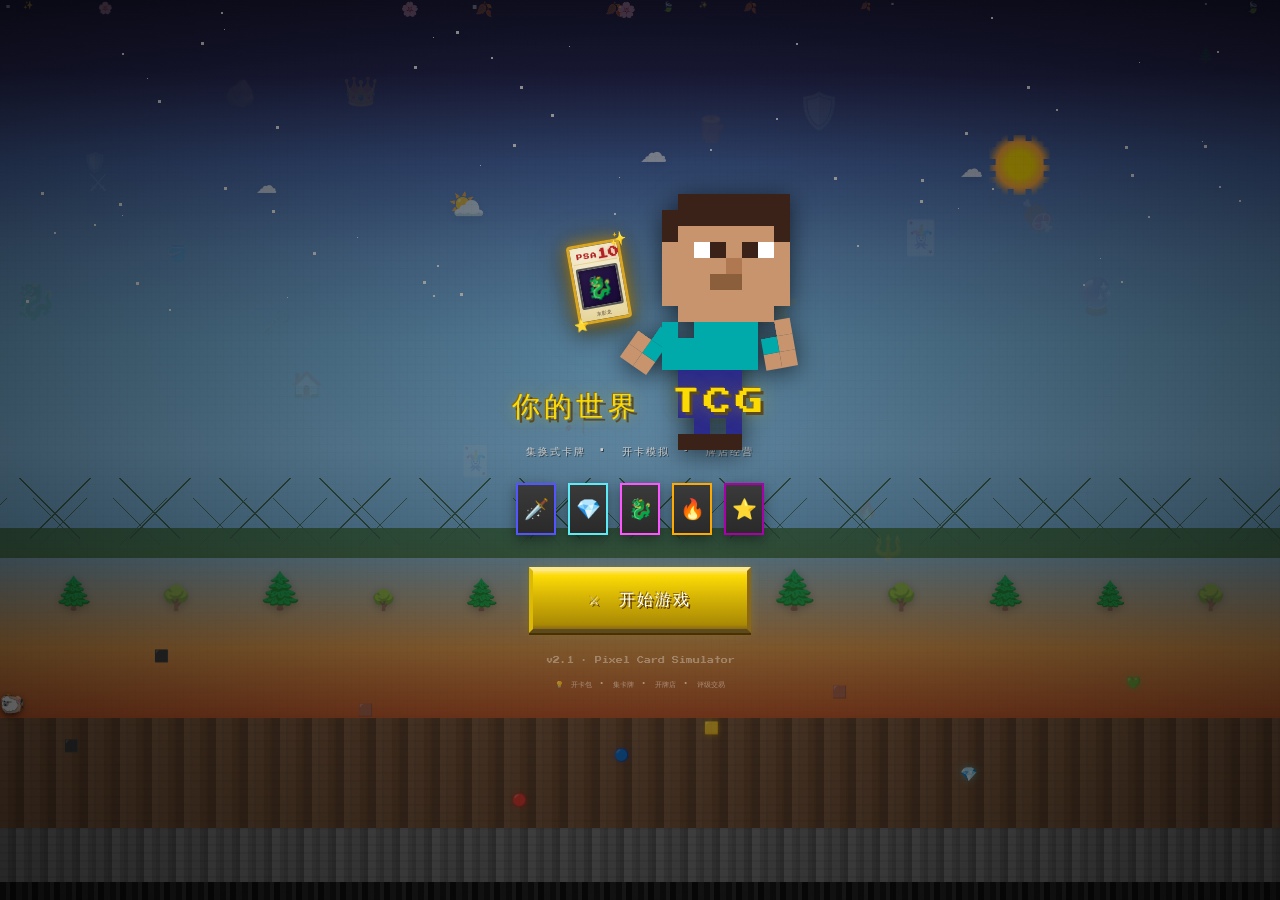
<file: game/mc/index.html>
<!DOCTYPE html>
<html lang="zh-CN">
<head>
<meta charset="UTF-8">
<meta name="viewport" content="width=device-width, initial-scale=1.0">
<title>🃏 你的世界 TCG - 开卡模拟 & 牌店经营</title>
<link rel="stylesheet" href="style.css">
</head>
<body>
<div class="intro-overlay" id="introOverlay">
  <!-- MC Pixel Background Layers -->
  <div class="intro-bg">
    <!-- Sky gradient -->
    <div class="intro-sky"></div>
    <!-- Stars layer -->
    <div class="intro-stars" id="introStars"></div>
    <!-- Sun/Moon -->
    <div class="intro-sun"></div>
    <!-- Clouds -->
    <div class="intro-clouds">
      <div class="intro-cloud c1">☁️</div>
      <div class="intro-cloud c2">☁️</div>
      <div class="intro-cloud c3">☁️</div>
      <div class="intro-cloud c4">⛅</div>
      <div class="intro-cloud c5">☁️</div>
    </div>
    <!-- Far mountains/trees silhouette -->
    <div class="intro-far-bg"></div>
    <!-- Trees row -->
    <div class="intro-trees">
      <span class="intro-tree t1">🌲</span>
      <span class="intro-tree t2">🌳</span>
      <span class="intro-tree t3">🌲</span>
      <span class="intro-tree t4">🌳</span>
      <span class="intro-tree t5">🌲</span>
      <span class="intro-tree t6">🌲</span>
      <span class="intro-tree t7">🌳</span>
      <span class="intro-tree t8">🌲</span>
      <span class="intro-tree t9">🌳</span>
      <span class="intro-tree t10">🌲</span>
      <span class="intro-tree t11">🌲</span>
      <span class="intro-tree t12">🌳</span>
    </div>
    <!-- Grass layer -->
    <div class="intro-grass"></div>
    <!-- Dirt layer -->
    <div class="intro-dirt"></div>
    <!-- Stone layer -->
    <div class="intro-stone"></div>
    <!-- Bedrock layer -->
    <div class="intro-bedrock"></div>
    <!-- Ore deposits in stone -->
    <div class="intro-ores">
      <span class="intro-ore ore-coal" style="left:12%;top:72%">⬛</span>
      <span class="intro-ore ore-iron" style="left:28%;top:78%">🟫</span>
      <span class="intro-ore ore-gold" style="left:55%;top:80%">🟨</span>
      <span class="intro-ore ore-diamond" style="left:75%;top:85%">💎</span>
      <span class="intro-ore ore-redstone" style="left:40%;top:88%">🔴</span>
      <span class="intro-ore ore-emerald" style="left:88%;top:75%">💚</span>
      <span class="intro-ore ore-coal" style="left:5%;top:82%">⬛</span>
      <span class="intro-ore ore-iron" style="left:65%;top:76%">🟫</span>
      <span class="intro-ore ore-lapis" style="left:48%;top:83%">🔵</span>
    </div>
    <!-- Floating MC items -->
    <div class="intro-float-items" id="introFloatItems"></div>
    <!-- Pixel grid overlay -->
    <div class="intro-pixel-grid"></div>
    <!-- Ambient particles -->
    <div class="intro-ambient" id="introAmbient"></div>
    <!-- Ground mobs -->
    <div class="intro-mobs">
      <span class="intro-mob mob-walk m1">🐄</span>
      <span class="intro-mob mob-walk m2">🐔</span>
      <span class="intro-mob mob-walk m3">🐷</span>
      <span class="intro-mob mob-walk m4">🐑</span>
    </div>
  </div>
  <!-- Content overlay -->
  <div class="intro-content">
    <div class="intro-logo-area">
      <div class="intro-logo-icon">
        <div class="intro-steve-holder">
          <!-- Steve pixel character (larger, holding graded card) -->
          <div class="intro-steve" data-skin="steve">
            <div class="pixel-steve" style="transform:scale(4);">
              <div class="pixel-steve-head"></div>
              <div class="pixel-steve-body"></div>
              <div class="pixel-steve-arm-l intro-arm-hold"></div>
              <div class="pixel-steve-arm-r intro-arm-hold-r"></div>
              <div class="pixel-steve-leg-l"></div>
              <div class="pixel-steve-leg-r"></div>
            </div>
            <!-- Graded card held in left hand -->
            <div class="intro-graded-card">
              <div class="intro-gc-slab-top">
                <div class="intro-gc-label">PSA</div>
                <div class="intro-gc-grade">10</div>
              </div>
              <div class="intro-gc-card-window">
                <div class="intro-gc-card-art">🐉</div>
              </div>
              <div class="intro-gc-name">末影龙</div>
            </div>
          </div>
        </div>
      </div>
      <div class="intro-title">你的世界 TCG</div>
      <div class="intro-title-shadow">你的世界 TCG</div>
    </div>
    <div class="intro-subtitle">集换式卡牌 · 开卡模拟 · 牌店经营</div>
    <div class="intro-card-preview">
      <span class="intro-preview-card pc1">🗡️</span>
      <span class="intro-preview-card pc2">💎</span>
      <span class="intro-preview-card pc3">🐉</span>
      <span class="intro-preview-card pc4">🔥</span>
      <span class="intro-preview-card pc5">⭐</span>
    </div>
    <button class="mc-btn gold intro-start-btn" id="introStartBtn" onclick="startGame()">⚔️ 开始游戏</button>
    <div class="intro-version">v2.1 · Pixel Card Simulator</div>
    <div class="intro-tip">💡 开卡包 · 集卡牌 · 开牌店 · 评级交易</div>
  </div>
</div>

<div class="top-bar" id="topBar" style="display:none;">
  <div class="game-title">⛏️ MC-TCG</div>
  <div class="stats-bar">
    <div class="stat-item"><span class="stat-icon">💰</span><span>金币: </span><span class="stat-value" id="goldDisplay">500</span></div>
    <div class="stat-item"><span class="stat-icon">💎</span><span>钻石: </span><span class="stat-value" id="diamondDisplay">10</span></div>
    <div class="stat-item"><span class="stat-icon">🃏</span><span>收集: </span><span class="stat-value" id="collectionDisplay">0/0</span></div>
    <div class="stat-item"><span class="stat-icon">⭐</span><span>等级: </span><span class="stat-value" id="levelDisplay">1</span></div>
    <div class="stat-item"><span class="stat-icon">🏪</span><span>声望: </span><span class="stat-value" id="reputationDisplay">0</span></div>
  </div>
</div>

<div class="nav-tabs" id="navTabs" style="display:none;">
  <button class="nav-tab active" data-page="shop">🎁 卡包商店</button>
  <button class="nav-tab" data-page="collection">📚 卡牌图鉴</button>
  <button class="nav-tab" data-page="myshop">🏪 我的牌店</button>
  <button class="nav-tab" data-page="fullshop">🏬 沉浸经营</button>
  <button class="nav-tab" data-page="grading">📊 卡牌评级</button>
  <button class="nav-tab" data-page="upgrades">🔧 升级</button>
  <button class="nav-tab" data-page="achievements">🏆 成就</button>
</div>

<div class="main-content" id="mainContent" style="display:none;">
  <!-- 卡包商店 -->
  <div class="page active" id="page-shop">
    <div class="section-header">🎁 卡包商店</div>
    <div class="daily-section">
      <div class="daily-info"><div class="daily-title">🌅 每日免费包</div><div class="daily-desc">每天领取一包免费基础卡包！</div></div>
      <button class="mc-btn green" id="dailyPackBtn" onclick="claimDailyPack()">领取</button>
    </div>
    <div class="section-sub">选择卡包开启，寻找稀有卡牌！</div>
    <div class="pack-grid" id="packGrid"></div>
  </div>

  <!-- 卡牌图鉴 -->
  <div class="page" id="page-collection">
    <div class="section-header">📚 卡牌图鉴</div>
    <div class="collection-filters">
      <select id="filterRarity" onchange="renderCollection()"><option value="all">全部稀有度</option><option value="common">普通</option><option value="uncommon">非凡</option><option value="rare">稀有</option><option value="epic">史诗</option><option value="legendary">传说</option><option value="mythic">神话</option></select>
      <select id="filterType" onchange="renderCollection()"><option value="all">全部类型</option><option value="mob">生物</option><option value="block">方块</option><option value="item">物品</option><option value="biome">群系</option><option value="boss">BOSS</option><option value="enchant">附魔</option></select>
      <select id="filterOwned" onchange="renderCollection()"><option value="all">全部</option><option value="owned">已拥有</option><option value="missing">未拥有</option></select>
      <input type="text" id="filterSearch" placeholder="搜索..." oninput="renderCollection()" style="width:120px;">
    </div>
    <div style="margin-bottom:12px;"><div class="progress-bar"><div class="progress-fill" id="collProgressFill" style="width:0%"></div><div class="progress-text" id="collProgressText">0%</div></div></div>
    <div class="collection-grid" id="collectionGrid"></div>
  </div>

  <!-- 我的牌店 -->
  <div class="page" id="page-myshop">
    <div class="section-header">🏪 我的牌店</div>
    <div class="section-sub">经营你的卡牌店铺，向顾客出售卡牌赚取金币！ <button class="mc-btn diamond" onclick="enterFullShop()" style="font-size:8px;padding:6px 14px;margin-left:12px;">🏬 沉浸模式</button></div>
    <div class="shop-layout">
      <div id="myshopPageBackground"></div>
      <div>
        <div class="shop-panel"><h3>📦 货架 (点击空位上架卡牌)</h3><div class="shelf-grid" id="shelfGrid"></div>
          <div style="display:flex;gap:8px;flex-wrap:wrap;margin-top:8px;">
            <button class="mc-btn green" onclick="openShop()" id="openShopBtn">🔔 开店营业</button>
            <button class="mc-btn red" onclick="closeShop()" id="closeShopBtn" style="display:none;">⏸️ 暂停营业</button>
          </div>
        </div>
        <div class="shop-panel" style="margin-top:12px;"><h3>👤 当前顾客</h3>
          <div class="customer-area" id="customerArea"><div style="color:#666;font-size:8px;text-align:center;padding:30px;">店铺未开张，点击"开店营业"迎接顾客</div></div>
        </div>
      </div>
      <div>
        <div class="shop-panel"><h3>🎒 库存卡牌 (点击上架)</h3><div class="inventory-grid" id="shopInventory"></div></div>
        <div class="shop-panel" style="margin-top:12px;"><h3>📜 经营日志</h3><div class="shop-log" id="shopLog"><div class="log-entry">欢迎来到你的卡牌店！</div></div></div>
      </div>
    </div>
  </div>

  <!-- 卡牌评级 -->
  <div class="page" id="page-grading">
    <div class="section-header">📊 卡牌评级中心</div>
    <div class="section-sub">将你的珍贵卡牌送到知名评级机构，获得专业评分，大幅提升卡牌价值！</div>
    
    <div class="grading-section">
      <h3>🏢 选择评级机构</h3>
      <div class="grading-agencies" id="gradingAgencies"></div>
    </div>
    
    <div class="grading-section" style="margin-top:12px;">
      <h3>🃏 选择要评级的卡牌 <span style="font-size:7px;color:#888;">(需2张以上，保留1张自用)</span></h3>
      <div class="grading-inventory" id="gradingInventory"></div>
      <div class="grading-submit-area">
        <button class="mc-btn gold" onclick="submitGrading()">📊 提交评级</button>
      </div>
    </div>
    
    <div class="grading-section" style="margin-top:12px;">
      <h3>⏳ 评级进度</h3>
      <div class="grading-queue" id="gradingQueue"></div>
    </div>
    
    <div class="grading-section" style="margin-top:12px;">
      <h3>🏅 我的评级卡牌</h3>
      <div class="graded-cards-grid" id="gradedCardsGrid"></div>
    </div>
  </div>

  <!-- 升级 -->
  <div class="page" id="page-upgrades">
    <div class="section-header">🔧 店铺升级</div>
    <div class="section-sub">投资升级你的店铺，吸引更多顾客！</div>
    <div class="upgrades-grid" id="upgradesGrid"></div>
  </div>

  <!-- 成就 -->
  <div class="page" id="page-achievements">
    <div class="section-header">🏆 成就</div>
    <div class="section-sub">完成挑战，解锁奖励！</div>
    <div class="achievements-grid" id="achievementsGrid"></div>
  </div>
</div>

<!-- 开包动画层 -->
<div class="opening-overlay" id="openingOverlay">
  <div class="opening-scene" id="openingScene"></div>
  <div class="pack-opening" id="packOpening">
    <div class="pack-3d" id="pack3d">
      <div class="pack-face front" id="packFace">📦</div>
    </div>
  </div>
  <div style="font-size:10px;color:#aaa;margin-bottom:16px;position:relative;z-index:1;" id="openingHint">点击卡包开启...</div>
  <div class="cards-reveal" id="cardsReveal"></div>
  <div style="margin-top:16px;display:none;position:relative;z-index:1;" id="openingActions">
    <button class="mc-btn gold" onclick="flipAllCards()">全部翻开</button>
    <button class="mc-btn" onclick="closeOpening()" style="margin-left:8px;">收下卡牌</button>
  </div>
</div>

<!-- 全屏商店模式 -->
<div class="fullshop-overlay" id="fullshopOverlay">
  <div class="fullshop-scene">
    <!-- 商店背景 - MC 风格室内 -->
    <div class="fullshop-bg">
      <div class="fs-ceiling"></div>
      <div class="fs-wall"></div>
      <div class="fs-floor"></div>
      <div class="fs-lanterns">
        <div class="fs-lantern" style="left:10%">🏮</div>
        <div class="fs-lantern" style="left:30%">🏮</div>
        <div class="fs-lantern" style="left:50%">🏮</div>
        <div class="fs-lantern" style="left:70%">🏮</div>
        <div class="fs-lantern" style="left:90%">🏮</div>
      </div>
      <div class="fs-shop-sign">🏪 我的卡牌店</div>
      <div class="fs-ambient-particles" id="fsAmbientParticles"></div>
    </div>

    <!-- 顶栏信息 -->
    <div class="fs-topbar">
      <div class="fs-topbar-left">
        <span class="fs-stat">💰 <span id="fsGold">0</span></span>
        <span class="fs-stat">⭐ Lv.<span id="fsLevel">1</span></span>
        <span class="fs-stat">🏪 声望 <span id="fsReputation">0</span></span>
      </div>
      <button class="mc-btn red" onclick="exitFullShop()" style="font-size:8px;padding:6px 14px;">✕ 退出</button>
    </div>

    <!-- 货架区 -->
    <div class="fs-shelf-area">
      <div class="fs-shelf-title">📦 货架</div>
      <div class="fs-shelf-grid" id="fsShelfGrid"></div>
    </div>

    <!-- 顾客区（中央大区域）-->
    <div class="fs-customer-stage" id="fsCustomerStage">
      <div class="fs-customer-empty" id="fsCustomerEmpty">
        <div style="font-size:40px;margin-bottom:12px;">🚪</div>
        <div>等待顾客光临...</div>
      </div>
    </div>

    <!-- 操作栏 -->
    <div class="fs-bottombar">
      <div class="fs-controls">
        <button class="mc-btn green" onclick="openShop();updateFullShop();" id="fsOpenBtn">🔔 开店营业</button>
        <button class="mc-btn red" onclick="closeShop();updateFullShop();" id="fsCloseBtn" style="display:none;">⏸️ 暂停营业</button>
      </div>
      <div class="fs-log-mini" id="fsLogMini">
        <div class="log-entry">欢迎进入沉浸经营模式！</div>
      </div>
    </div>
  </div>
</div>

<!-- 全屏顾客动画层 -->
<div class="mc-customer-walk-overlay" id="mcCustomerWalkOverlay"></div>

<!-- 卡牌详情弹窗 -->
<div class="modal-overlay" id="cardModal">
  <div class="modal-content" id="modalContent">
    <button class="modal-close" onclick="closeModal()">✕</button>
    <div class="modal-card-art" id="modalArt"></div>
    <div class="modal-card-name" id="modalName"></div>
    <div class="modal-card-type" id="modalType"></div>
    <div class="modal-card-desc" id="modalDesc"></div>
    <div class="modal-card-stats" id="modalStats"></div>
    <div id="modalExtra"></div>
  </div>
</div>

<div class="toast-container" id="toastContainer"></div>

<script src="data.js"></script>
<script src="game.js"></script>
<script>
  // 页面加载完成后初始化游戏按钮
  if (document.readyState === 'loading') {
    document.addEventListener('DOMContentLoaded', () => {
      const startBtn = document.getElementById('introStartBtn');
      if (startBtn && typeof startGame === 'function') {
        startBtn.onclick = startGame;
        console.log('✅ 游戏初始化成功！');
      } else {
        console.error('❌ startGame函数未找到');
      }
    });
  } else {
    const startBtn = document.getElementById('introStartBtn');
    if (startBtn && typeof startGame === 'function') {
      startBtn.onclick = startGame;
      console.log('✅ 游戏初始化成功！');
    } else {
      console.error('❌ startGame函数未找到');
    }
  }
</script>
</body>
</html>
</file>
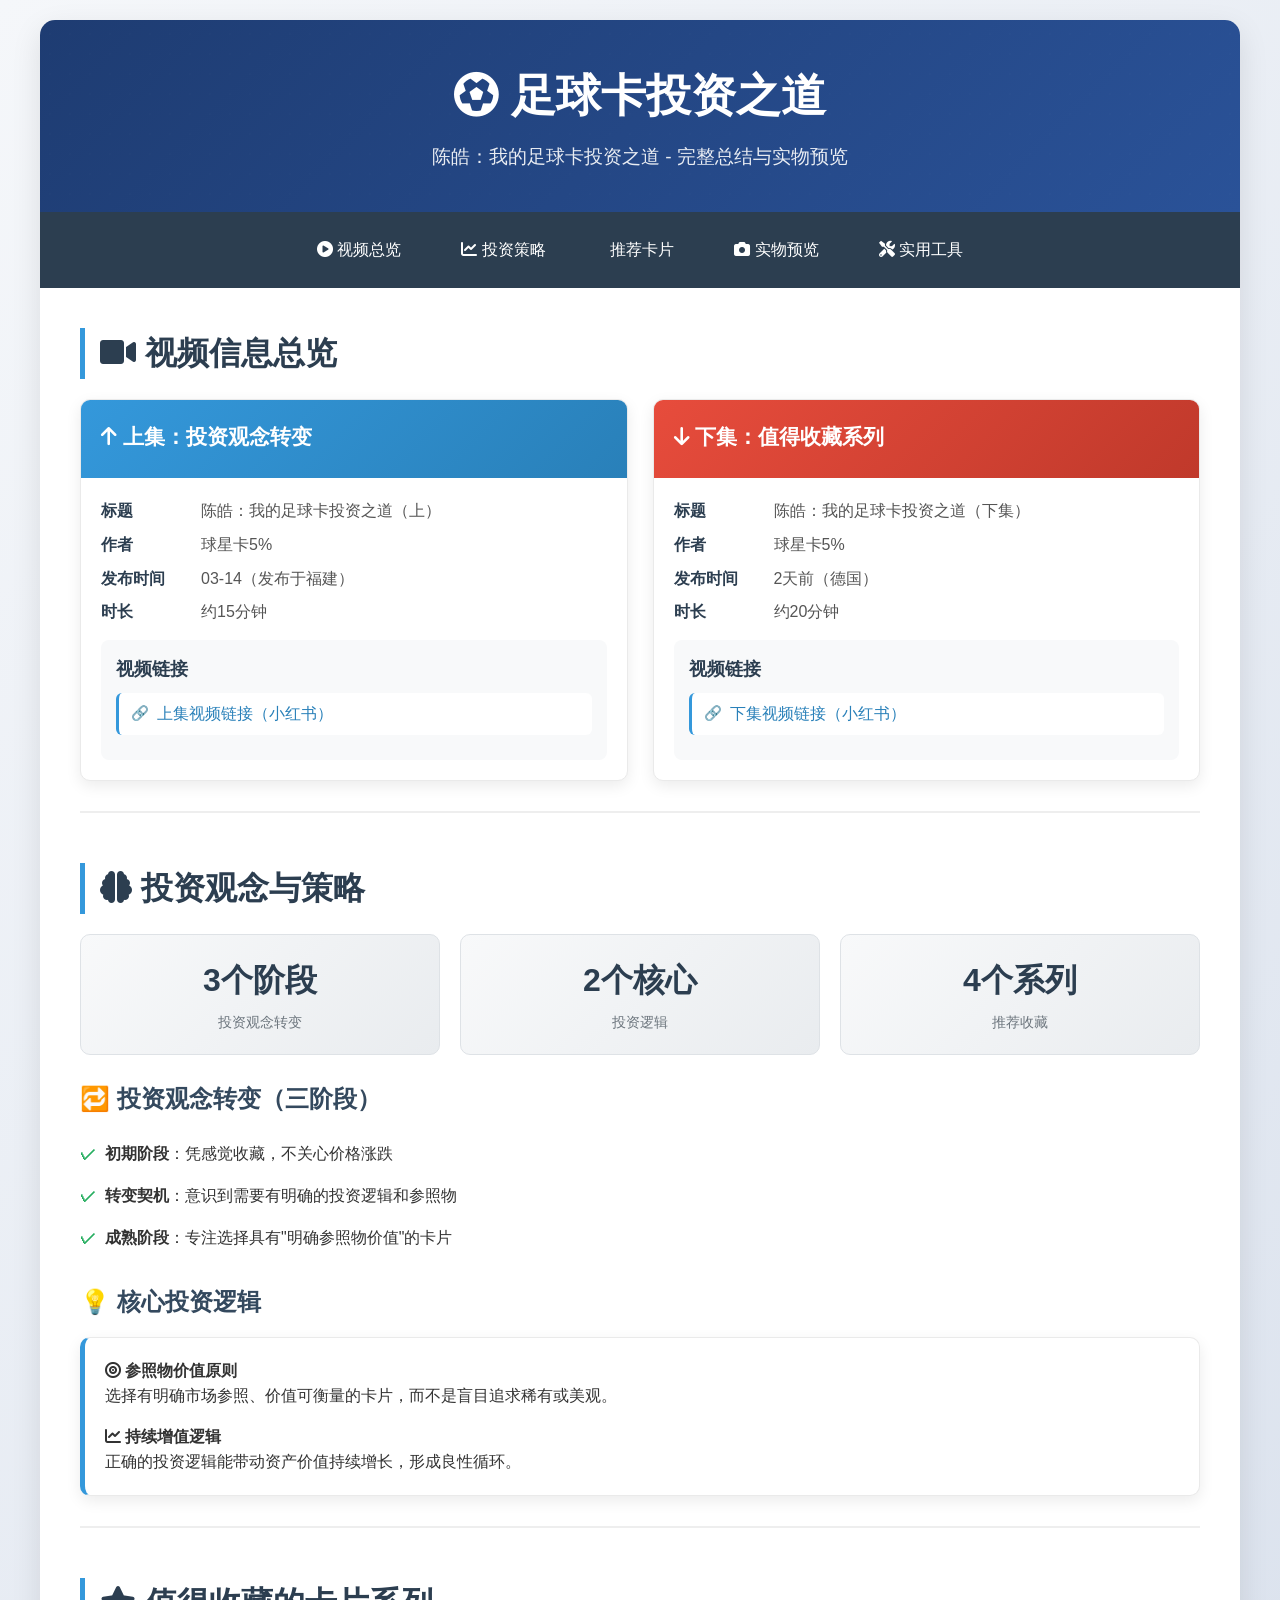
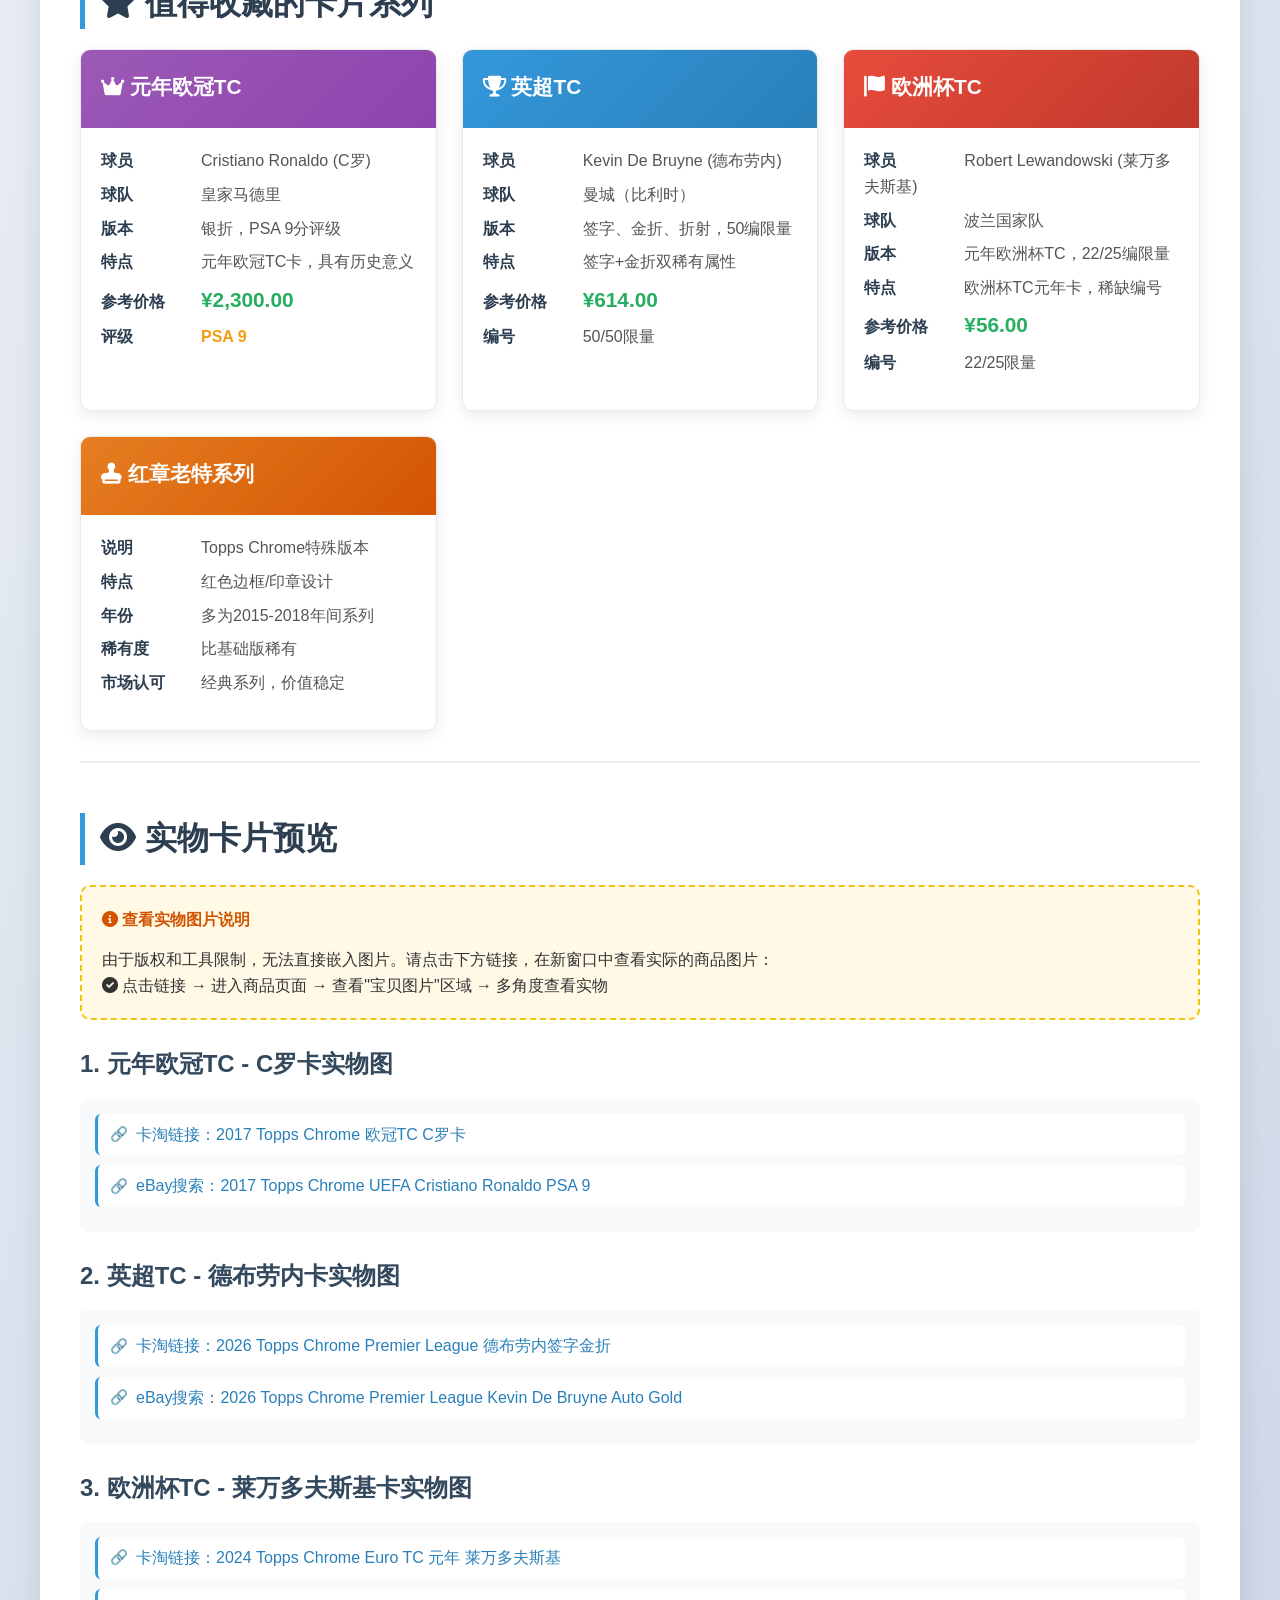
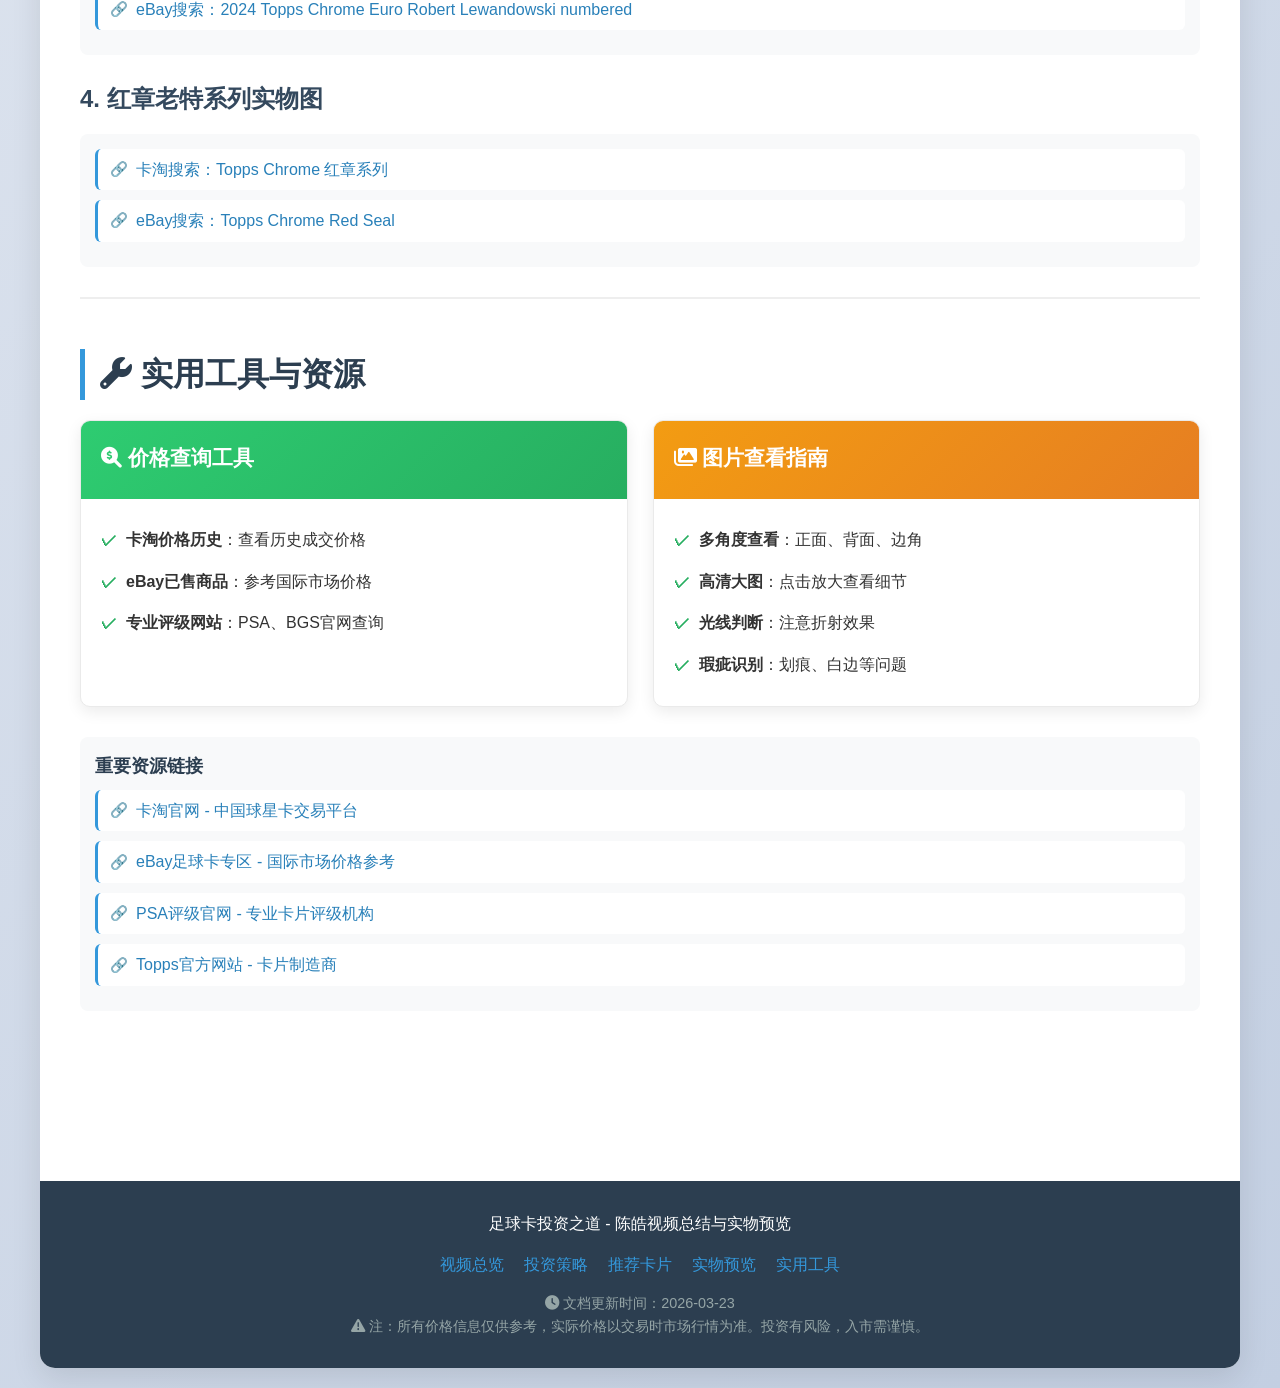
<file: zq.html>
<!DOCTYPE html>
<html lang="zh-CN">
<head>
    <meta charset="UTF-8">
    <meta name="viewport" content="width=device-width, initial-scale=1.0">
    <title>足球卡投资之道 - 完整总结与实物预览</title>
    <style>
        * {
            margin: 0;
            padding: 0;
            box-sizing: border-box;
        }
        
        body {
            font-family: 'Segoe UI', 'Microsoft YaHei', sans-serif;
            background: linear-gradient(135deg, #f5f7fa 0%, #c3cfe2 100%);
            color: #333;
            line-height: 1.6;
            padding: 20px;
            min-height: 100vh;
        }
        
        .container {
            max-width: 1200px;
            margin: 0 auto;
            background: white;
            border-radius: 15px;
            box-shadow: 0 10px 30px rgba(0, 0, 0, 0.1);
            overflow: hidden;
        }
        
        .header {
            background: linear-gradient(135deg, #1e3c72 0%, #2a5298 100%);
            color: white;
            padding: 40px;
            text-align: center;
            position: relative;
            overflow: hidden;
        }
        
        .header::before {
            content: '';
            position: absolute;
            top: -50%;
            left: -50%;
            width: 200%;
            height: 200%;
            background: radial-gradient(circle, rgba(255,255,255,0.1) 1px, transparent 1px);
            background-size: 20px 20px;
            opacity: 0.1;
        }
        
        .header h1 {
            font-size: 2.8rem;
            margin-bottom: 10px;
            position: relative;
            z-index: 1;
        }
        
        .header .subtitle {
            font-size: 1.2rem;
            opacity: 0.9;
            position: relative;
            z-index: 1;
        }
        
        .nav {
            background: #2c3e50;
            display: flex;
            justify-content: center;
            padding: 15px;
            position: sticky;
            top: 0;
            z-index: 100;
        }
        
        .nav a {
            color: white;
            text-decoration: none;
            padding: 10px 25px;
            margin: 0 5px;
            border-radius: 25px;
            transition: all 0.3s ease;
            font-weight: 500;
        }
        
        .nav a:hover {
            background: rgba(255, 255, 255, 0.1);
            transform: translateY(-2px);
        }
        
        .nav a.active {
            background: #3498db;
        }
        
        .main-content {
            padding: 40px;
        }
        
        .section {
            margin-bottom: 50px;
            padding-bottom: 30px;
            border-bottom: 2px solid #eee;
        }
        
        .section:last-child {
            border-bottom: none;
        }
        
        .section h2 {
            color: #2c3e50;
            font-size: 2rem;
            margin-bottom: 20px;
            padding-left: 15px;
            border-left: 5px solid #3498db;
        }
        
        .section h3 {
            color: #34495e;
            font-size: 1.5rem;
            margin: 25px 0 15px;
        }
        
        .card-grid {
            display: grid;
            grid-template-columns: repeat(auto-fit, minmax(350px, 1fr));
            gap: 25px;
            margin-top: 20px;
        }
        
        .card {
            background: white;
            border-radius: 10px;
            overflow: hidden;
            box-shadow: 0 5px 15px rgba(0, 0, 0, 0.08);
            transition: transform 0.3s ease, box-shadow 0.3s ease;
            border: 1px solid #eaeaea;
        }
        
        .card:hover {
            transform: translateY(-5px);
            box-shadow: 0 15px 30px rgba(0, 0, 0, 0.12);
        }
        
        .card-header {
            padding: 20px;
            background: linear-gradient(135deg, #3498db 0%, #2980b9 100%);
            color: white;
        }
        
        .card-header h4 {
            font-size: 1.3rem;
            margin-bottom: 5px;
        }
        
        .card-body {
            padding: 20px;
        }
        
        .card-info {
            margin-bottom: 15px;
        }
        
        .card-info p {
            margin-bottom: 8px;
            color: #555;
        }
        
        .card-info strong {
            color: #2c3e50;
            min-width: 100px;
            display: inline-block;
        }
        
        .links {
            background: #f8f9fa;
            padding: 15px;
            border-radius: 8px;
            margin-top: 15px;
        }
        
        .links h5 {
            color: #2c3e50;
            margin-bottom: 10px;
            font-size: 1.1rem;
        }
        
        .link-item {
            margin-bottom: 10px;
            padding: 8px 12px;
            background: white;
            border-radius: 6px;
            border-left: 3px solid #3498db;
        }
        
        .link-item a {
            color: #2980b9;
            text-decoration: none;
            font-weight: 500;
            display: flex;
            align-items: center;
            gap: 8px;
        }
        
        .link-item a:hover {
            color: #1a5276;
        }
        
        .link-item a::before {
            content: '🔗';
            font-size: 0.9rem;
        }
        
        .stats {
            display: flex;
            gap: 20px;
            margin: 20px 0;
            flex-wrap: wrap;
        }
        
        .stat-item {
            flex: 1;
            min-width: 200px;
            background: linear-gradient(135deg, #f8f9fa 0%, #e9ecef 100%);
            padding: 20px;
            border-radius: 10px;
            text-align: center;
            border: 1px solid #dee2e6;
        }
        
        .stat-value {
            font-size: 2rem;
            font-weight: bold;
            color: #2c3e50;
            margin-bottom: 5px;
        }
        
        .stat-label {
            color: #6c757d;
            font-size: 0.9rem;
        }
        
        .price {
            color: #27ae60;
            font-weight: bold;
            font-size: 1.3rem;
        }
        
        .rating {
            color: #f39c12;
            font-weight: bold;
        }
        
        .feature-list {
            list-style: none;
            padding-left: 0;
        }
        
        .feature-list li {
            padding: 8px 0;
            padding-left: 25px;
            position: relative;
        }
        
        .feature-list li::before {
            content: '✓';
            position: absolute;
            left: 0;
            color: #27ae60;
            font-weight: bold;
        }
        
        .footer {
            background: #2c3e50;
            color: white;
            padding: 30px;
            text-align: center;
            margin-top: 50px;
        }
        
        .footer-links {
            display: flex;
            justify-content: center;
            gap: 20px;
            margin-top: 15px;
            flex-wrap: wrap;
        }
        
        .footer-links a {
            color: #3498db;
            text-decoration: none;
        }
        
        .footer-links a:hover {
            text-decoration: underline;
        }
        
        .update-time {
            font-size: 0.9rem;
            color: #95a5a6;
            margin-top: 15px;
        }
        
        .real-preview {
            background: #fff9e6;
            border: 2px dashed #f1c40f;
            border-radius: 10px;
            padding: 20px;
            margin-top: 20px;
        }
        
        .real-preview h4 {
            color: #d35400;
            margin-bottom: 15px;
        }
        
        @media (max-width: 768px) {
            .header h1 {
                font-size: 2rem;
            }
            
            .card-grid {
                grid-template-columns: 1fr;
            }
            
            .nav {
                flex-wrap: wrap;
            }
            
            .nav a {
                padding: 8px 15px;
                margin: 3px;
                font-size: 0.9rem;
            }
        }
    </style>
    <link rel="stylesheet" href="https://cdnjs.cloudflare.com/ajax/libs/font-awesome/6.0.0/css/all.min.css">
</head>
<body>
    <div class="container">
        <header class="header">
            <h1><i class="fas fa-futbol"></i> 足球卡投资之道</h1>
            <p class="subtitle">陈皓：我的足球卡投资之道 - 完整总结与实物预览</p>
        </header>
        
        <nav class="nav">
            <a href="#overview" class="active"><i class="fas fa-play-circle"></i> 视频总览</a>
            <a href="#strategy"><i class="fas fa-chart-line"></i> 投资策略</a>
            <a href="#cards"><i class="fas fa-cards"></i> 推荐卡片</a>
            <a href="#preview"><i class="fas fa-camera"></i> 实物预览</a>
            <a href="#tools"><i class="fas fa-tools"></i> 实用工具</a>
        </nav>
        
        <main class="main-content">
            <section id="overview" class="section">
                <h2><i class="fas fa-video"></i> 视频信息总览</h2>
                
                <div class="card-grid">
                    <div class="card">
                        <div class="card-header">
                            <h4><i class="fas fa-arrow-up"></i> 上集：投资观念转变</h4>
                        </div>
                        <div class="card-body">
                            <div class="card-info">
                                <p><strong>标题</strong>陈皓：我的足球卡投资之道（上）</p>
                                <p><strong>作者</strong>球星卡5%</p>
                                <p><strong>发布时间</strong>03-14（发布于福建）</p>
                                <p><strong>时长</strong>约15分钟</p>
                            </div>
                            <div class="links">
                                <h5>视频链接</h5>
                                <div class="link-item">
                                    <a href="https://www.xiaohongshu.com/explore/69b4fe0b000000001b00302a" target="_blank">
                                        上集视频链接（小红书）
                                    </a>
                                </div>
                            </div>
                        </div>
                    </div>
                    
                    <div class="card">
                        <div class="card-header" style="background: linear-gradient(135deg, #e74c3c 0%, #c0392b 100%);">
                            <h4><i class="fas fa-arrow-down"></i> 下集：值得收藏系列</h4>
                        </div>
                        <div class="card-body">
                            <div class="card-info">
                                <p><strong>标题</strong>陈皓：我的足球卡投资之道（下集）</p>
                                <p><strong>作者</strong>球星卡5%</p>
                                <p><strong>发布时间</strong>2天前（德国）</p>
                                <p><strong>时长</strong>约20分钟</p>
                            </div>
                            <div class="links">
                                <h5>视频链接</h5>
                                <div class="link-item">
                                    <a href="https://www.xiaohongshu.com/explore/69bdcf520000000022027c25" target="_blank">
                                        下集视频链接（小红书）
                                    </a>
                                </div>
                            </div>
                        </div>
                    </div>
                </div>
            </section>
            
            <section id="strategy" class="section">
                <h2><i class="fas fa-brain"></i> 投资观念与策略</h2>
                
                <div class="stats">
                    <div class="stat-item">
                        <div class="stat-value">3个阶段</div>
                        <div class="stat-label">投资观念转变</div>
                    </div>
                    <div class="stat-item">
                        <div class="stat-value">2个核心</div>
                        <div class="stat-label">投资逻辑</div>
                    </div>
                    <div class="stat-item">
                        <div class="stat-value">4个系列</div>
                        <div class="stat-label">推荐收藏</div>
                    </div>
                </div>
                
                <h3>🔁 投资观念转变（三阶段）</h3>
                <ul class="feature-list">
                    <li><strong>初期阶段</strong>：凭感觉收藏，不关心价格涨跌</li>
                    <li><strong>转变契机</strong>：意识到需要有明确的投资逻辑和参照物</li>
                    <li><strong>成熟阶段</strong>：专注选择具有"明确参照物价值"的卡片</li>
                </ul>
                
                <h3>💡 核心投资逻辑</h3>
                <div class="card" style="border-left: 5px solid #3498db;">
                    <div class="card-body">
                        <h4><i class="fas fa-bullseye"></i> 参照物价值原则</h4>
                        <p>选择有明确市场参照、价值可衡量的卡片，而不是盲目追求稀有或美观。</p>
                        
                        <h4 style="margin-top: 15px;"><i class="fas fa-chart-line"></i> 持续增值逻辑</h4>
                        <p>正确的投资逻辑能带动资产价值持续增长，形成良性循环。</p>
                    </div>
                </div>
            </section>
            
            <section id="cards" class="section">
                <h2><i class="fas fa-star"></i> 值得收藏的卡片系列</h2>
                
                <div class="card-grid">
                    <!-- 元年欧冠TC - C罗卡 -->
                    <div class="card">
                        <div class="card-header" style="background: linear-gradient(135deg, #9b59b6 0%, #8e44ad 100%);">
                            <h4><i class="fas fa-crown"></i> 元年欧冠TC</h4>
                        </div>
                        <div class="card-body">
                            <div class="card-info">
                                <p><strong>球员</strong>Cristiano Ronaldo (C罗)</p>
                                <p><strong>球队</strong>皇家马德里</p>
                                <p><strong>版本</strong>银折，PSA 9分评级</p>
                                <p><strong>特点</strong>元年欧冠TC卡，具有历史意义</p>
                                <p><strong>参考价格</strong><span class="price">¥2,300.00</span></p>
                                <p><strong>评级</strong><span class="rating">PSA 9</span></p>
                            </div>
                        </div>
                    </div>
                    
                    <!-- 英超TC - 德布劳内卡 -->
                    <div class="card">
                        <div class="card-header" style="background: linear-gradient(135deg, #3498db 0%, #2980b9 100%);">
                            <h4><i class="fas fa-trophy"></i> 英超TC</h4>
                        </div>
                        <div class="card-body">
                            <div class="card-info">
                                <p><strong>球员</strong>Kevin De Bruyne (德布劳内)</p>
                                <p><strong>球队</strong>曼城（比利时）</p>
                                <p><strong>版本</strong>签字、金折、折射，50编限量</p>
                                <p><strong>特点</strong>签字+金折双稀有属性</p>
                                <p><strong>参考价格</strong><span class="price">¥614.00</span></p>
                                <p><strong>编号</strong>50/50限量</p>
                            </div>
                        </div>
                    </div>
                    
                    <!-- 欧洲杯TC - 莱万多夫斯基卡 -->
                    <div class="card">
                        <div class="card-header" style="background: linear-gradient(135deg, #e74c3c 0%, #c0392b 100%);">
                            <h4><i class="fas fa-flag"></i> 欧洲杯TC</h4>
                        </div>
                        <div class="card-body">
                            <div class="card-info">
                                <p><strong>球员</strong>Robert Lewandowski (莱万多夫斯基)</p>
                                <p><strong>球队</strong>波兰国家队</p>
                                <p><strong>版本</strong>元年欧洲杯TC，22/25编限量</p>
                                <p><strong>特点</strong>欧洲杯TC元年卡，稀缺编号</p>
                                <p><strong>参考价格</strong><span class="price">¥56.00</span></p>
                                <p><strong>编号</strong>22/25限量</p>
                            </div>
                        </div>
                    </div>
                    
                    <!-- 红章老特系列 -->
                    <div class="card">
                        <div class="card-header" style="background: linear-gradient(135deg, #e67e22 0%, #d35400 100%);">
                            <h4><i class="fas fa-stamp"></i> 红章老特系列</h4>
                        </div>
                        <div class="card-body">
                            <div class="card-info">
                                <p><strong>说明</strong>Topps Chrome特殊版本</p>
                                <p><strong>特点</strong>红色边框/印章设计</p>
                                <p><strong>年份</strong>多为2015-2018年间系列</p>
                                <p><strong>稀有度</strong>比基础版稀有</p>
                                <p><strong>市场认可</strong>经典系列，价值稳定</p>
                            </div>
                        </div>
                    </div>
                </div>
            </section>
            
            <section id="preview" class="section">
                <h2><i class="fas fa-eye"></i> 实物卡片预览</h2>
                
                <div class="real-preview">
                    <h4><i class="fas fa-info-circle"></i> 查看实物图片说明</h4>
                    <p>由于版权和工具限制，无法直接嵌入图片。请点击下方链接，在新窗口中查看实际的商品图片：</p>
                    <p><i class="fas fa-check-circle"></i> 点击链接 → 进入商品页面 → 查看"宝贝图片"区域 → 多角度查看实物</p>
                </div>
                
                <h3>1. 元年欧冠TC - C罗卡实物图</h3>
                <div class="links">
                    <div class="link-item">
                        <a href="https://www.cardhobby.com.cn/market/item/89411508" target="_blank">
                            卡淘链接：2017 Topps Chrome 欧冠TC C罗卡
                        </a>
                    </div>
                    <div class="link-item">
                        <a href="https://www.ebay.com/sch/i.html?_nkw=2017+Topps+Chrome+UEFA+Cristiano+Ronaldo+PSA+9" target="_blank">
                            eBay搜索：2017 Topps Chrome UEFA Cristiano Ronaldo PSA 9
                        </a>
                    </div>
                </div>
                
                <h3>2. 英超TC - 德布劳内卡实物图</h3>
                <div class="links">
                    <div class="link-item">
                        <a href="https://www.cardhobby.com.cn/market/item/99214068" target="_blank">
                            卡淘链接：2026 Topps Chrome Premier League 德布劳内签字金折
                        </a>
                    </div>
                    <div class="link-item">
                        <a href="https://www.ebay.com/sch/i.html?_nkw=2026+Topps+Chrome+Premier+League+Kevin+De+Bruyne+Auto+Gold" target="_blank">
                            eBay搜索：2026 Topps Chrome Premier League Kevin De Bruyne Auto Gold
                        </a>
                    </div>
                </div>
                
                <h3>3. 欧洲杯TC - 莱万多夫斯基卡实物图</h3>
                <div class="links">
                    <div class="link-item">
                        <a href="https://www.cardhobby.com.cn/market/item/52118106" target="_blank">
                            卡淘链接：2024 Topps Chrome Euro TC 元年 莱万多夫斯基
                        </a>
                    </div>
                    <div class="link-item">
                        <a href="https://www.ebay.com/sch/i.html?_nkw=2024+Topps+Chrome+Euro+Robert+Lewandowski+numbered" target="_blank">
                            eBay搜索：2024 Topps Chrome Euro Robert Lewandowski numbered
                        </a>
                    </div>
                </div>
                
                <h3>4. 红章老特系列实物图</h3>
                <div class="links">
                    <div class="link-item">
                        <a href="https://www.cardhobby.com.cn/search?keyword=红章" target="_blank">
                            卡淘搜索：Topps Chrome 红章系列
                        </a>
                    </div>
                    <div class="link-item">
                        <a href="https://www.ebay.com/sch/i.html?_nkw=Topps+Chrome+Red+Seal" target="_blank">
                            eBay搜索：Topps Chrome Red Seal
                        </a>
                    </div>
                </div>
            </section>
            
            <section id="tools" class="section">
                <h2><i class="fas fa-wrench"></i> 实用工具与资源</h2>
                
                <div class="card-grid">
                    <div class="card">
                        <div class="card-header" style="background: linear-gradient(135deg, #2ecc71 0%, #27ae60 100%);">
                            <h4><i class="fas fa-search-dollar"></i> 价格查询工具</h4>
                        </div>
                        <div class="card-body">
                            <ul class="feature-list">
                                <li><strong>卡淘价格历史</strong>：查看历史成交价格</li>
                                <li><strong>eBay已售商品</strong>：参考国际市场价格</li>
                                <li><strong>专业评级网站</strong>：PSA、BGS官网查询</li>
                            </ul>
                        </div>
                    </div>
                    
                    <div class="card">
                        <div class="card-header" style="background: linear-gradient(135deg, #f39c12 0%, #e67e22 100%);">
                            <h4><i class="fas fa-images"></i> 图片查看指南</h4>
                        </div>
                        <div class="card-body">
                            <ul class="feature-list">
                                <li><strong>多角度查看</strong>：正面、背面、边角</li>
                                <li><strong>高清大图</strong>：点击放大查看细节</li>
                                <li><strong>光线判断</strong>：注意折射效果</li>
                                <li><strong>瑕疵识别</strong>：划痕、白边等问题</li>
                            </ul>
                        </div>
                    </div>
                </div>
                
                <div class="links" style="margin-top: 30px;">
                    <h5>重要资源链接</h5>
                    <div class="link-item">
                        <a href="https://www.cardhobby.com.cn" target="_blank">
                            卡淘官网 - 中国球星卡交易平台
                        </a>
                    </div>
                    <div class="link-item">
                        <a href="https://cn.ebay.com/b/Soccer-Trading-Cards/212/bn_7113156609" target="_blank">
                            eBay足球卡专区 - 国际市场价格参考
                        </a>
                    </div>
                    <div class="link-item">
                        <a href="https://www.psacard.com" target="_blank">
                            PSA评级官网 - 专业卡片评级机构
                        </a>
                    </div>
                    <div class="link-item">
                        <a href="https://www.topps.com" target="_blank">
                            Topps官方网站 - 卡片制造商
                        </a>
                    </div>
                </div>
            </section>
        </main>
        
        <footer class="footer">
            <p>足球卡投资之道 - 陈皓视频总结与实物预览</p>
            <div class="footer-links">
                <a href="#overview">视频总览</a>
                <a href="#strategy">投资策略</a>
                <a href="#cards">推荐卡片</a>
                <a href="#preview">实物预览</a>
                <a href="#tools">实用工具</a>
            </div>
            <div class="update-time">
                <p><i class="fas fa-clock"></i> 文档更新时间：2026-03-23</p>
                <p><i class="fas fa-exclamation-triangle"></i> 注：所有价格信息仅供参考，实际价格以交易时市场行情为准。投资有风险，入市需谨慎。</p>
            </div>
        </footer>
    </div>

    <script>
        // 平滑滚动导航
        document.querySelectorAll('.nav a').forEach(anchor => {
            anchor.addEventListener('click', function(e) {
                e.preventDefault();
                
                // 更新活动状态
                document.querySelectorAll('.nav a').forEach(a => {
                    a.classList.remove('active');
                });
                this.classList.add('active');
                
                // 平滑滚动到目标
                const targetId = this.getAttribute('href');
                const targetSection = document.querySelector(targetId);
                if (targetSection) {
                    window.scrollTo({
                        top: targetSection.offsetTop - 80,
                        behavior: 'smooth'
                    });
                }
            });
        });
        
        // 页面滚动时更新导航活动状态
        window.addEventListener('scroll', function() {
            const sections = document.querySelectorAll('.section');
            const navLinks = document.querySelectorAll('.nav a');
            
            let currentSection = '';
            sections.forEach(section => {
                const sectionTop = section.offsetTop - 100;
                const sectionHeight = section.clientHeight;
                if (scrollY >= sectionTop && scrollY < sectionTop + sectionHeight) {
                    currentSection = '#' + section.getAttribute('id');
                }
            });
            
            navLinks.forEach(link => {
                link.classList.remove('active');
                if (link.getAttribute('href') === currentSection) {
                    link.classList.add('active');
                }
            });
        });
        
        // 卡片悬停效果增强
        document.querySelectorAll('.card').forEach(card => {
            card.addEventListener('mouseenter', function() {
                this.style.transform = 'translateY(-5px)';
            });
            
            card.addEventListener('mouseleave', function() {
                this.style.transform = 'translateY(0)';
            });
        });
        
        // 链接点击统计（模拟）
        document.querySelectorAll('.link-item a').forEach(link => {
            link.addEventListener('click', function() {
                console.log('链接点击:', this.href);
            });
        });
        
        // 页面加载完成后的效果
        window.addEventListener('load', function() {
            // 添加淡入效果
            document.querySelector('.container').style.opacity = '0';
            document.querySelector('.container').style.transition = 'opacity 0.5s ease';
            
            setTimeout(() => {
                document.querySelector('.container').style.opacity = '1';
            }, 100);
            
            console.log('足球卡投资之道HTML页面已加载完成');
        });
    </script>
</body>
</html>
</file>
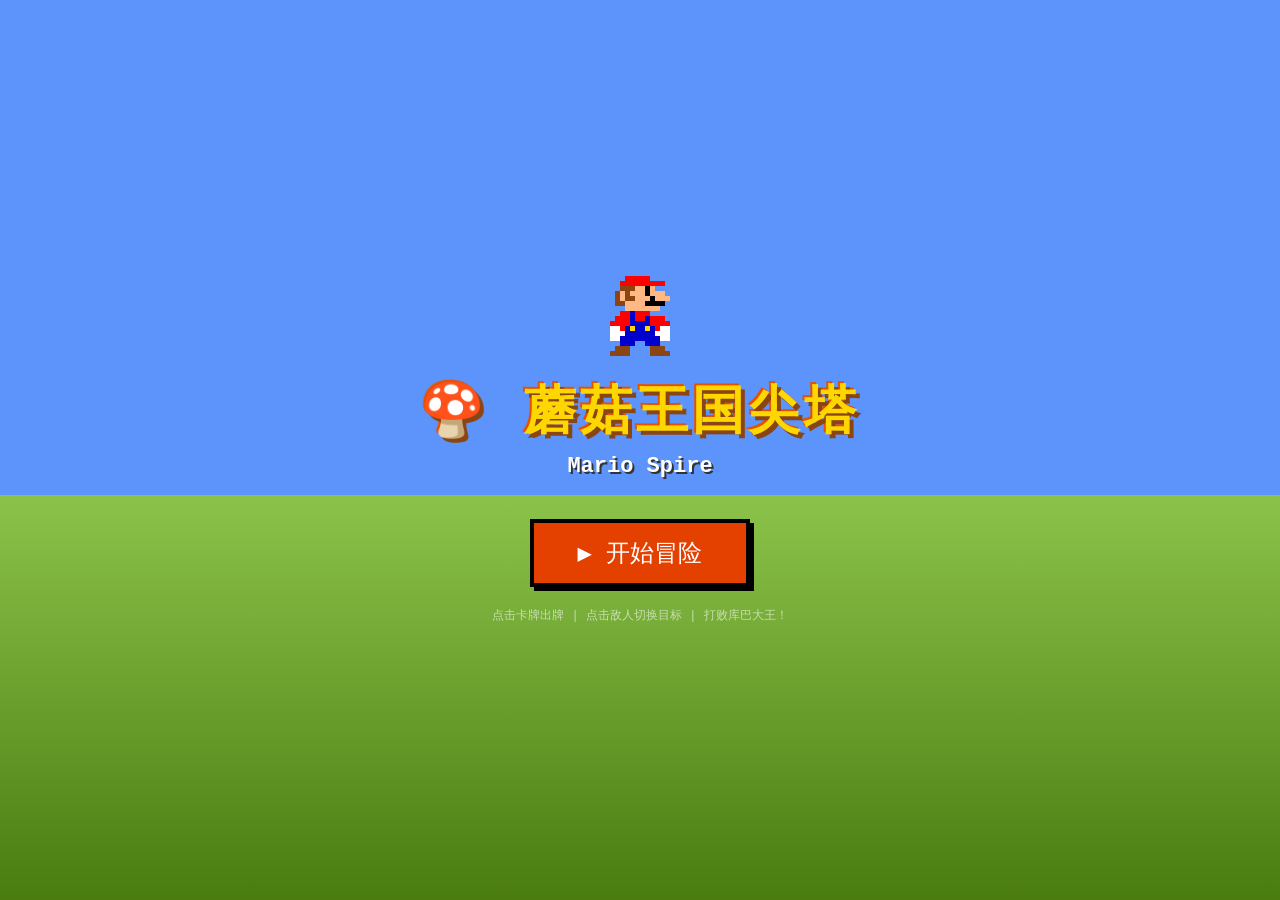
<file: game/mario.html>
<!DOCTYPE html>
<html lang="zh-CN">
<head>
<meta charset="UTF-8">
<meta name="viewport" content="width=device-width,initial-scale=1.0">
<title>蘑菇王国尖塔 Mario Spire</title>
<style>
*{margin:0;padding:0;box-sizing:border-box}
body{background:#000;font-family:'Courier New',monospace;overflow:hidden;image-rendering:pixelated;user-select:none}
#game{width:100vw;height:100vh;position:relative;overflow:hidden}
.hide{display:none!important}
.screen{position:absolute;top:0;left:0;width:100%;height:100%}
/* TITLE */
#title{background:linear-gradient(180deg,#5c94fc 0%,#5c94fc 55%,#8BC34A 55%,#4a7c10 100%);display:flex;flex-direction:column;align-items:center;justify-content:center;z-index:100}
#title h1{font-size:clamp(28px,5vw,52px);color:#ffd700;text-shadow:4px 4px 0 #8b4513,-2px -2px 0 #e65100;letter-spacing:4px;animation:bounce 1s ease-in-out infinite alternate;margin-bottom:8px}
#title h2{font-size:clamp(14px,2.5vw,22px);color:#fff;text-shadow:2px 2px 0 #333;margin-bottom:40px}
@keyframes bounce{from{transform:translateY(0)}to{transform:translateY(-12px)}}
.btn{background:#e44000;color:#fff;border:4px solid #000;padding:14px 44px;font-size:clamp(16px,3vw,24px);font-family:inherit;cursor:pointer;box-shadow:4px 4px 0 #000;transition:transform .1s}
.btn:hover{transform:translate(2px,2px);box-shadow:2px 2px 0 #000}
.btn:active{transform:translate(4px,4px);box-shadow:none}
.btn-sm{padding:10px 24px;font-size:16px}
.btn-blue{background:#2255cc}
.btn-green{background:#228822}
#title canvas{margin-bottom:20px}
#title p.hint{color:#fff;font-size:12px;opacity:.6;margin-top:20px}
/* MAP */
#map{background:linear-gradient(180deg,#0a001a,#001133 40%,#002200 100%);z-index:50}
.map-hud{position:absolute;top:0;left:0;right:0;padding:12px 20px;background:rgba(0,0,0,.75);color:#fff;font-size:14px;display:flex;justify-content:space-between;z-index:10}
#mapArea{width:100%;height:100%;position:relative;overflow-y:auto}
.mnode{position:absolute;width:44px;height:44px;border-radius:50%;border:3px solid #000;cursor:pointer;display:flex;align-items:center;justify-content:center;font-size:18px;z-index:5;transition:transform .2s,box-shadow .2s}
.mnode:hover{transform:scale(1.2);box-shadow:0 0 16px rgba(255,255,255,.4)}
.mnode.available{animation:pulse 1s infinite}
.mnode.locked{opacity:.3;cursor:default;pointer-events:none}
.mnode.visited{opacity:.45}
@keyframes pulse{0%,100%{box-shadow:0 0 8px #ffd700}50%{box-shadow:0 0 22px #ffd700}}
.mpath{position:absolute;background:rgba(255,255,255,.12);height:2px;transform-origin:left center;z-index:2}
.map-legend{position:absolute;bottom:8px;left:12px;color:#aaa;font-size:11px;z-index:10}
.map-legend span{margin-right:10px}
/* BATTLE */
#battle{z-index:50}
#battleBg{position:absolute;width:100%;height:100%}
.battle-hud{position:absolute;top:8px;left:0;right:0;display:flex;justify-content:space-between;padding:0 16px;color:#fff;font-size:14px;z-index:10}
.energy-box{background:rgba(0,0,0,.7);padding:6px 14px;border-radius:8px;border:2px solid #ffd700;font-size:18px}
.deck-box{background:rgba(0,0,0,.7);padding:6px 14px;border-radius:8px;border:2px solid #666}
.floor-tag{position:absolute;top:50px;left:50%;transform:translateX(-50%);color:#ffd700;font-size:14px;text-shadow:2px 2px 0 #000;z-index:10}
.battle-field{position:absolute;top:0;left:0;right:0;height:60%;display:flex;justify-content:space-around;align-items:flex-end;padding:55px 40px 12px}
.char-col{display:flex;flex-direction:column;align-items:center}
.char-col canvas{image-rendering:pixelated}
.hp-wrap{width:110px;height:14px;background:#333;border:2px solid #000;margin-top:6px;position:relative}
.hp-fill{height:100%;transition:width .4s}
.hp-fill.hi{background:linear-gradient(#0f0,#080)}
.hp-fill.md{background:linear-gradient(#fa0,#850)}
.hp-fill.lo{background:linear-gradient(#f44,#800)}
.hp-txt{position:absolute;inset:0;text-align:center;font-size:10px;color:#fff;text-shadow:1px 1px 0 #000;line-height:10px}
.cname{color:#fff;font-size:13px;text-shadow:2px 2px 0 #000;margin-top:3px}
.intent{color:#ff8888;font-size:12px;text-shadow:1px 1px 0 #000;margin-top:3px;min-height:16px}
.shield{color:#6cf;font-size:12px;text-shadow:1px 1px 0 #000;min-height:16px}
#vfxCanvas{position:absolute;top:0;left:0;width:100%;height:100%;pointer-events:none;z-index:60}
.flash-white{animation:flashW .3s}
@keyframes flashW{0%{filter:brightness(1)}30%{filter:brightness(3)}100%{filter:brightness(1)}}
.flash-red{animation:flashR .4s}
@keyframes flashR{0%{filter:brightness(1)}20%{filter:brightness(1.5) hue-rotate(-30deg)}100%{filter:brightness(1)}}
.death-anim{animation:deathFade .6s forwards}
@keyframes deathFade{0%{transform:scale(1);opacity:1;filter:brightness(3)}50%{transform:scale(1.5);opacity:.5;filter:brightness(5)}100%{transform:scale(0);opacity:0}}
.shield-flash{animation:shieldGlow .4s}
@keyframes shieldGlow{0%{filter:drop-shadow(0 0 0 transparent)}50%{filter:drop-shadow(0 0 12px #6cf)}100%{filter:drop-shadow(0 0 0 transparent)}}
.power-up-anim{animation:powerGlow .6s}
@keyframes powerGlow{0%{filter:brightness(1)}25%{filter:brightness(2) hue-rotate(60deg)}50%{filter:brightness(2) hue-rotate(120deg)}75%{filter:brightness(2) hue-rotate(180deg)}100%{filter:brightness(1)}}
.screen-flash{position:absolute;inset:0;pointer-events:none;z-index:55;animation:screenFlash .3s forwards}
@keyframes screenFlash{0%{background:rgba(255,255,255,.6)}100%{background:rgba(255,255,255,0)}}
.screen-hit-flash{position:absolute;inset:0;pointer-events:none;z-index:55;animation:screenHitFlash .25s forwards}
@keyframes screenHitFlash{0%{background:rgba(255,0,0,.3)}100%{background:rgba(255,0,0,0)}}
.screen-fire{position:absolute;inset:0;pointer-events:none;z-index:54;animation:screenFire 1.2s forwards}
@keyframes screenFire{0%{background:linear-gradient(0deg,rgba(255,60,0,.6) 0%,rgba(255,120,0,.3) 30%,transparent 60%);filter:brightness(1.3)}30%{background:linear-gradient(0deg,rgba(255,40,0,.5) 0%,rgba(255,80,0,.25) 40%,transparent 65%);filter:brightness(1.2)}100%{background:transparent;filter:brightness(1)}}
.screen-ice{position:absolute;inset:0;pointer-events:none;z-index:54;animation:screenIce 1s forwards}
@keyframes screenIce{0%{background:radial-gradient(ellipse at center,transparent 30%,rgba(100,200,255,.5) 100%);box-shadow:inset 0 0 80px rgba(100,200,255,.6);filter:brightness(1.3) saturate(.7)}40%{background:radial-gradient(ellipse at center,transparent 50%,rgba(100,200,255,.3) 100%);box-shadow:inset 0 0 40px rgba(100,200,255,.3);filter:brightness(1.1) saturate(.85)}100%{background:transparent;box-shadow:none;filter:none}}
.screen-star{position:absolute;inset:0;pointer-events:none;z-index:54;animation:screenStar .8s forwards}
@keyframes screenStar{0%{background:radial-gradient(ellipse at center,rgba(255,215,0,.4),transparent 70%);filter:brightness(1.5)}40%{background:radial-gradient(ellipse at center,rgba(255,215,0,.2),transparent 60%);filter:brightness(1.3)}100%{background:transparent;filter:none}}
.screen-explode{position:absolute;inset:0;pointer-events:none;z-index:54;animation:screenExplode .6s forwards}
@keyframes screenExplode{0%{background:radial-gradient(ellipse at center,rgba(255,255,255,.7),rgba(255,150,0,.4) 50%,transparent 80%);filter:brightness(2)}30%{background:radial-gradient(ellipse at center,rgba(255,200,100,.3),transparent 60%);filter:brightness(1.3)}100%{background:transparent;filter:none}}
#envCanvas{position:absolute;top:0;left:0;width:100%;height:100%;pointer-events:none;z-index:53}
.screen-shake{animation:screenShake .4s}
@keyframes screenShake{0%,100%{transform:translate(0,0)}10%{transform:translate(-8px,-5px)}20%{transform:translate(7px,4px)}30%{transform:translate(-6px,3px)}40%{transform:translate(5px,-6px)}50%{transform:translate(-4px,5px)}60%{transform:translate(6px,-3px)}70%{transform:translate(-3px,4px)}80%{transform:translate(4px,-2px)}90%{transform:translate(-2px,2px)}}
.screen-heavy-shake{animation:heavyShake .5s}
@keyframes heavyShake{0%,100%{transform:translate(0,0)}10%{transform:translate(-14px,-8px)}20%{transform:translate(12px,7px)}30%{transform:translate(-10px,5px)}40%{transform:translate(9px,-10px)}50%{transform:translate(-7px,8px)}60%{transform:translate(10px,-5px)}70%{transform:translate(-5px,6px)}80%{transform:translate(7px,-4px)}90%{transform:translate(-3px,3px)}}
.slow-mo{animation:slowMo .6s}
@keyframes slowMo{0%{filter:contrast(1.4) brightness(1.2)}50%{filter:contrast(1.2) brightness(1.1)}100%{filter:contrast(1) brightness(1)}}
.dmg-float.big{font-size:36px}
.dmg-float.gold{color:#ffd700}
.statuses{display:flex;gap:3px;margin-top:3px;min-height:20px}
.st-icon{width:22px;height:22px;background:rgba(0,0,0,.6);border:1px solid #555;border-radius:3px;font-size:11px;display:flex;align-items:center;justify-content:center;position:relative}
.st-icon .n{position:absolute;bottom:-2px;right:-2px;font-size:8px;color:#ffd700;background:#000;padding:0 2px;border-radius:2px}
.enemies-row{display:flex;gap:24px}
.e-unit{display:flex;flex-direction:column;align-items:center;cursor:pointer;position:relative}
.e-unit.targeted::after{content:'▼';position:absolute;top:-18px;color:#f00;font-size:14px;animation:tb .5s infinite alternate}
@keyframes tb{from{transform:translateY(0)}to{transform:translateY(-4px)}}
/* CARDS */
.hand{position:absolute;bottom:8px;left:50%;transform:translateX(-50%);display:flex;gap:6px;z-index:30;max-width:95vw;overflow-x:auto;padding:4px}
.card{width:110px;height:158px;border:3px solid #000;border-radius:8px;cursor:pointer;transition:transform .15s,margin-top .15s;display:flex;flex-direction:column;overflow:hidden;position:relative;flex-shrink:0}
.card:hover{transform:translateY(-18px) scale(1.05);z-index:50}
.card.disabled{opacity:.45;cursor:default}
.card.disabled:hover{transform:none}
.card.atk{background:linear-gradient(180deg,#c20,#810)}
.card.skl{background:linear-gradient(180deg,#26c,#138)}
.card.pwr{background:linear-gradient(180deg,#80c,#406)}
.card-cost{position:absolute;top:-2px;left:-2px;width:26px;height:26px;background:#ffd700;border:2px solid #000;border-radius:50%;display:flex;align-items:center;justify-content:center;font-size:15px;font-weight:bold;z-index:5}
.card-name{text-align:center;color:#fff;font-size:10px;padding:7px 4px 2px;text-shadow:1px 1px 0 #000;font-weight:bold}
.card-art{height:52px;display:flex;align-items:center;justify-content:center;font-size:32px}
.card-desc{flex:1;background:rgba(0,0,0,.4);padding:3px 5px;color:#ddd;font-size:9px;text-align:center;line-height:1.3}
.card-type{text-align:center;font-size:8px;color:#aaa;padding:2px;background:rgba(0,0,0,.3)}
.end-btn{position:absolute;right:16px;bottom:175px;z-index:25}
.potions{position:absolute;bottom:175px;left:16px;display:flex;gap:6px;z-index:25}
.pot-slot{width:36px;height:36px;background:rgba(0,0,0,.6);border:2px solid #555;border-radius:6px;display:flex;align-items:center;justify-content:center;font-size:20px;cursor:pointer}
.pot-slot:hover{border-color:#ffd700}
.pot-slot.empty{opacity:.3;cursor:default}
/* FLOAT */
.dmg-float{position:absolute;font-size:26px;font-weight:bold;text-shadow:2px 2px 0 #000;pointer-events:none;animation:floatUp .9s ease-out forwards;z-index:100}
.dmg-float.red{color:#f33}
.dmg-float.green{color:#0f0}
.dmg-float.blue{color:#6cf}
@keyframes floatUp{0%{opacity:1;transform:translateY(0) scale(1)}50%{opacity:1;transform:translateY(-35px) scale(1.2)}100%{opacity:0;transform:translateY(-60px) scale(.8)}}
/* OVERLAY */
.overlay{position:absolute;inset:0;background:rgba(0,0,0,.88);display:flex;flex-direction:column;align-items:center;justify-content:center;z-index:80}
.overlay-title{font-size:clamp(22px,4vw,36px);color:#ffd700;text-shadow:3px 3px 0 #8b4513;margin-bottom:24px}
.reward-row{display:flex;gap:16px;margin-bottom:20px;flex-wrap:wrap;justify-content:center}
.rest-opts{display:flex;gap:18px}
.rest-opt{width:180px;padding:18px;background:rgba(255,255,255,.08);border:3px solid #ffd700;border-radius:8px;text-align:center;cursor:pointer;color:#fff;transition:background .2s}
.rest-opt:hover{background:rgba(255,255,255,.18)}
.rest-opt .ri{font-size:40px;margin-bottom:8px}
.rest-opt .rl{font-size:15px}
.rest-opt .rd{font-size:11px;color:#aaa;margin-top:6px}
.shop-grid{display:flex;gap:12px;flex-wrap:wrap;justify-content:center;max-width:650px}
.shop-item{background:rgba(255,255,255,.08);border:2px solid #ffd700;border-radius:8px;padding:10px;cursor:pointer;text-align:center;color:#fff;width:120px;transition:background .2s}
.shop-item:hover{background:rgba(255,255,255,.18)}
.shop-item .price{color:#ffd700;font-size:16px;margin-top:4px}
.event-desc{color:#ccc;font-size:15px;margin-bottom:20px;text-align:center;max-width:460px;line-height:1.8}
.stats-list{color:#ccc;font-size:15px;margin-bottom:18px;text-align:center;line-height:2}
/* SHAKE */
.shake{animation:shake .3s}
@keyframes shake{0%,100%{transform:translateX(0)}25%{transform:translateX(-6px)}75%{transform:translateX(6px)}}
</style>
</head>
<body>
<div id="game">
<div id="title" class="screen">
  <canvas id="titleSprite" width="80" height="80"></canvas>
  <h1>🍄 蘑菇王国尖塔</h1>
  <h2>Mario Spire</h2>
  <button class="btn" onclick="startGame()">▶ 开始冒险</button>
  <p class="hint">点击卡牌出牌 | 点击敌人切换目标 | 打败库巴大王！</p>
</div>
<div id="map" class="screen hide">
  <div class="map-hud"><div><span>❤️ <span id="mHp"></span></span><span style="margin-left:14px">🪙 <span id="mGold"></span></span></div><div><span>🏔️ 第 <span id="mFloor"></span> 层</span><span style="margin-left:14px">🃏 <span id="mDeck"></span> 张</span></div></div>
  <div id="mapArea"></div>
  <div class="map-legend"><span>🔴敌人</span><span>🟣精英</span><span>💀BOSS</span><span>🟢休息</span><span>🟡商店</span><span>🔵事件</span><span>🟠宝箱</span></div>
</div>
<div id="battle" class="screen hide">
  <canvas id="battleBg"></canvas>
  <canvas id="envCanvas"></canvas>
  <canvas id="vfxCanvas"></canvas>
  <div class="battle-hud"><div class="energy-box">⭐ <span id="bEnergy">3/3</span></div><div class="deck-box">🃏 <span id="bDraw">0</span> | 弃:<span id="bDiscard">0</span></div></div>
  <div class="floor-tag" id="bFloor"></div>
  <div class="battle-field"><div class="char-col" id="playerCol"></div><div class="enemies-row" id="enemyRow"></div></div>
  <div class="hand" id="hand"></div>
  <button class="btn btn-sm end-btn" onclick="endTurn()">结束回合</button>
  <div class="potions" id="potions"></div>
</div>
<div id="rewardOv" class="overlay hide"><div class="overlay-title">🎉 胜利！</div><div id="rewardGold" style="color:#ffd700;font-size:18px;margin-bottom:12px"></div><div class="reward-row" id="rewardCards"></div><button class="btn btn-sm btn-blue" onclick="skipReward()">跳过 →</button></div>
<div id="restOv" class="overlay hide"><div class="overlay-title">🔥 篝火休息</div><div class="rest-opts"><div class="rest-opt" onclick="doRest('heal')"><div class="ri">❤️</div><div class="rl">休息</div><div class="rd">恢复30%最大HP</div></div><div class="rest-opt" onclick="doRest('upgrade')"><div class="ri">⬆️</div><div class="rl">强化</div><div class="rd">随机升级一张牌</div></div></div></div>
<div id="shopOv" class="overlay hide"><div class="overlay-title">🏪 奇诺比奥商店</div><div class="shop-grid" id="shopGrid"></div><div style="margin-top:12px;color:#ffd700;font-size:16px">🪙 <span id="shopGold">0</span></div><button class="btn btn-sm btn-blue" style="margin-top:12px" onclick="closeShop()">离开</button></div>
<div id="eventOv" class="overlay hide"><div class="overlay-title" id="evTitle">❓</div><div class="event-desc" id="evDesc"></div><div id="evBtns"></div></div>
<div id="treasureOv" class="overlay hide"><div class="overlay-title">📦 宝箱！</div><div id="treasureContent" style="color:#ffd700;font-size:18px;margin-bottom:16px"></div><button class="btn btn-sm btn-blue" onclick="closeTreasure()">继续</button></div>
<div id="gameoverOv" class="overlay hide"><div class="overlay-title" id="goTitle">💀 游戏结束</div><div class="stats-list" id="goStats"></div><button class="btn btn-sm" onclick="location.reload()">🔄 再来一次</button></div>
</div>

<script>
// ========== AUDIO ==========
const A={ctx:null,init(){this.ctx=new(window.AudioContext||window.webkitAudioContext)},e(){if(!this.ctx)this.init();if(this.ctx.state==='suspended')this.ctx.resume()},p(t,f,d=.1,v=.12){this.e();const o=this.ctx.createOscillator(),g=this.ctx.createGain();o.type=t;o.frequency.value=f;g.gain.setValueAtTime(v,this.ctx.currentTime);g.gain.exponentialRampToValueAtTime(.001,this.ctx.currentTime+d);o.connect(g).connect(this.ctx.destination);o.start();o.stop(this.ctx.currentTime+d)},
coin(){this.p('square',988,.08);setTimeout(()=>this.p('square',1319,.15),80)},
hit(){this.p('sawtooth',150,.15,.2)},
card(){this.p('sine',600,.05,.08)},
pow(){[523,659,784,1047].forEach((f,i)=>setTimeout(()=>this.p('square',f,.12,.1),i*80))},
die(){[400,350,300,250,200].forEach((f,i)=>setTimeout(()=>this.p('square',f,.2,.12),i*150))},
win(){[523,659,784,659,784,1047].forEach((f,i)=>setTimeout(()=>this.p('square',f,.15,.1),i*100))},
blk(){this.p('triangle',300,.1,.08)},
heal(){this.p('sine',523,.15,.08);setTimeout(()=>this.p('sine',784,.2,.08),100)},
crit(){this.p('sawtooth',200,.2,.25);this.p('square',400,.15,.15)},
fire(){this.p('sawtooth',300,.2,.15);setTimeout(()=>this.p('sawtooth',200,.15,.08),80)},
ice(){this.p('sine',1200,.2,.1);setTimeout(()=>this.p('sine',800,.2,.06),100)},
explode(){this.p('sawtooth',60,.4,.3);setTimeout(()=>this.p('sawtooth',40,.3,.15),50)}};

// ========== VFX PARTICLE SYSTEM ==========
const VFX={
particles:[],cv:null,ctx:null,animId:null,
init(){this.cv=document.getElementById('vfxCanvas');this.ctx=this.cv.getContext('2d');this.resize();window.addEventListener('resize',()=>this.resize());ENV.init()},
resize(){if(!this.cv)return;this.cv.width=window.innerWidth;this.cv.height=window.innerHeight},
spawn(x,y,type,count=12){
for(let i=0;i<count;i++){
const p={x,y,life:1,type};const ang=Math.random()*Math.PI*2;const spd=1+Math.random()*4;
p.vx=Math.cos(ang)*spd;p.vy=Math.sin(ang)*spd;
if(type==='fire'){p.color=['#f00','#f60','#fc0','#ff0','#ff4400','#ff8800'][0|Math.random()*6];p.size=3+Math.random()*6;p.decay=0.015+Math.random()*0.015;p.vy-=3;p.glow=true}
else if(type==='ice'){p.color=['#6cf','#9ef','#cff','#fff','#adf','#5bf'][0|Math.random()*6];p.size=2+Math.random()*5;p.decay=0.012+Math.random()*0.012;p.shape='diamond';p.glow=true}
else if(type==='star'){p.color=['#ffd700','#ffec80','#fff','#ffa','#ffe44d','#ffcc00'][0|Math.random()*6];p.size=3+Math.random()*6;p.decay=0.012+Math.random()*0.012;p.shape='star';p.rot=Math.random()*Math.PI*2;p.rotSpd=(Math.random()-.5)*.2;p.glow=true;p.trail=[]}
else if(type==='shield'){p.color=['#6cf','#48f','#acf','#fff'][0|Math.random()*4];p.size=2+Math.random()*3;p.decay=0.025+Math.random()*0.02;const r=20+Math.random()*20;p.x=x+Math.cos(ang)*r;p.y=y+Math.sin(ang)*r;p.vx*=.3;p.vy=-1-Math.random()*2;p.glow=true}
else if(type==='heal'){p.color=['#0f0','#8f8','#cfc','#fff'][0|Math.random()*4];p.size=2+Math.random()*3;p.decay=0.015+Math.random()*0.01;p.vx*=.3;p.vy=-2-Math.random()*2;p.shape='cross';p.glow=true}
else if(type==='explode'){p.color=['#f00','#f60','#fc0','#fff','#f44','#ff8800'][0|Math.random()*6];p.size=5+Math.random()*10;p.decay=0.015+Math.random()*0.015;const s2=4+Math.random()*8;p.vx=Math.cos(ang)*s2;p.vy=Math.sin(ang)*s2;p.glow=true;p.trail=[]}
else if(type==='stomp'){p.color=['#8B4513','#a0522d','#d2691e','#deb887'][0|Math.random()*4];p.size=3+Math.random()*5;p.decay=0.025+Math.random()*0.02;p.vx=(Math.random()-.5)*6;p.vy=-Math.random()*4}
else if(type==='shell'){p.color=['#0a0','#8f8','#ff0','#fff'][0|Math.random()*4];p.size=2+Math.random()*3;p.decay=0.02+Math.random()*0.02;p.vx=(Math.random()>.5?1:-1)*(2+Math.random()*4);p.trail=[]}
else if(type==='poison'){p.color=['#800080','#a020f0','#da70d6','#ff00ff'][0|Math.random()*4];p.size=2+Math.random()*3;p.decay=0.015+Math.random()*0.015;p.vy-=1;p.glow=true}
else if(type==='ember'){p.color=['#f60','#f80','#fa0','#fc0','#f40'][0|Math.random()*5];p.size=1+Math.random()*3;p.decay=0.008+Math.random()*0.008;p.vy=-1.5-Math.random()*2;p.vx=(Math.random()-.5)*2;p.glow=true}
else if(type==='icecrystal'){p.color=['#cef','#9df','#6cf','#fff'][0|Math.random()*4];p.size=3+Math.random()*5;p.decay=0.01+Math.random()*0.01;p.shape='diamond';p.rot=Math.random()*Math.PI*2;p.rotSpd=(Math.random()-.5)*.15;p.glow=true}
else if(type==='spark'){p.color=['#fff','#ff0','#ffd700'][0|Math.random()*3];p.size=1+Math.random()*2;p.decay=0.04+Math.random()*0.03;const s3=5+Math.random()*8;p.vx=Math.cos(ang)*s3;p.vy=Math.sin(ang)*s3;p.trail=[]}
else if(type==='shockwave'){p.color='rgba(255,255,255,0.4)';p.size=5;p.maxR=80+Math.random()*60;p.radius=0;p.decay=0.025;p.shape='ring'}
else{p.color=['#fff','#ff8','#f88'][0|Math.random()*3];p.size=2+Math.random()*4;p.decay=0.03+Math.random()*0.02}
this.particles.push(p)}
if(!this.animId)this.animate()},
spawnSlash(x,y,w,color='#fff'){
for(let i=0;i<12;i++){this.particles.push({x:x+(Math.random()-.5)*w,y:y+(Math.random()-.5)*10,vx:(Math.random()-.5)*3,vy:(Math.random()-.5)*3,life:1,type:'slash',color,size:12+Math.random()*18,decay:0.035+Math.random()*0.025,rot:Math.random()*Math.PI*2,rotSpd:(Math.random()-.5)*.3,glow:true})}
if(!this.animId)this.animate()},
spawnRing(x,y,color='#ffd700',count=20){
for(let i=0;i<count;i++){const ang=Math.PI*2*i/count;const spd=3+Math.random()*2;
this.particles.push({x,y,vx:Math.cos(ang)*spd,vy:Math.sin(ang)*spd,life:1,type:'ring',color,size:3+Math.random()*3,decay:0.02,glow:true})}
if(!this.animId)this.animate()},
spawnTrail(x1,y1,x2,y2,color='#f60',count=15){
for(let i=0;i<count;i++){const t=i/count;const px=x1+(x2-x1)*t+(Math.random()-.5)*20;const py=y1+(y2-y1)*t+(Math.random()-.5)*20;
this.particles.push({x:px,y:py,vx:(Math.random()-.5)*2,vy:(Math.random()-.5)*2-1,life:1,type:'trail',color,size:2+Math.random()*4,decay:0.02+Math.random()*0.02,glow:true})}
if(!this.animId)this.animate()},
animate(){
const ctx=this.ctx;ctx.clearRect(0,0,this.cv.width,this.cv.height);
for(let i=this.particles.length-1;i>=0;i--){const p=this.particles[i];p.x+=p.vx;p.y+=p.vy;
if(p.type!=='shockwave')p.vy+=.08;
p.life-=p.decay;
if(p.life<=0){this.particles.splice(i,1);continue}
// Record trail
if(p.trail&&p.trail.length<8)p.trail.push({x:p.x,y:p.y,l:p.life});
ctx.globalAlpha=p.life;
// Glow effect
if(p.glow){ctx.shadowColor=p.color;ctx.shadowBlur=p.size*2*p.life}
ctx.fillStyle=p.color;
if(p.shape==='diamond'){ctx.save();ctx.translate(p.x,p.y);ctx.rotate(p.rot||Math.PI/4);if(p.rotSpd)p.rot+=p.rotSpd;ctx.fillRect(-p.size/2,-p.size/2,p.size,p.size);ctx.restore()}
else if(p.shape==='star'){ctx.save();ctx.translate(p.x,p.y);p.rot+=p.rotSpd;ctx.rotate(p.rot);this.drawStar(ctx,0,0,5,p.size,p.size/2);ctx.restore()}
else if(p.shape==='cross'){const s=p.size;ctx.fillRect(p.x-s/6,p.y-s/2,s/3,s);ctx.fillRect(p.x-s/2,p.y-s/6,s,s/3)}
else if(p.shape==='ring'){p.radius+=2;ctx.beginPath();ctx.arc(p.x,p.y,p.radius,0,Math.PI*2);ctx.strokeStyle=p.color;ctx.lineWidth=3*p.life;ctx.stroke()}
else if(p.type==='slash'){ctx.save();ctx.translate(p.x,p.y);p.rot+=p.rotSpd;ctx.rotate(p.rot);ctx.fillRect(-p.size/2,-1.5,p.size,4);ctx.restore()}
else{
// Draw trail
if(p.trail){ctx.globalAlpha=p.life*.3;for(let t=0;t<p.trail.length;t++){const tp=p.trail[t];const ts=p.size*p.life*(t/p.trail.length)*.5;ctx.beginPath();ctx.arc(tp.x,tp.y,ts,0,Math.PI*2);ctx.fill()}ctx.globalAlpha=p.life}
ctx.beginPath();ctx.arc(p.x,p.y,p.size*p.life,0,Math.PI*2);ctx.fill()}
ctx.shadowBlur=0;ctx.shadowColor='transparent'}
ctx.globalAlpha=1;
if(this.particles.length>0)this.animId=requestAnimationFrame(()=>this.animate());else this.animId=null},
drawStar(ctx,cx,cy,spikes,or,ir){let rot=Math.PI/2*3,step=Math.PI/spikes;ctx.beginPath();ctx.moveTo(cx,cy-or);for(let i=0;i<spikes;i++){ctx.lineTo(cx+Math.cos(rot)*or,cy+Math.sin(rot)*or);rot+=step;ctx.lineTo(cx+Math.cos(rot)*ir,cy+Math.sin(rot)*ir);rot+=step}ctx.lineTo(cx,cy-or);ctx.closePath();ctx.fill()}
};

// ========== ENVIRONMENT VFX ENGINE ==========
const ENV={
cv:null,ctx:null,effects:[],animId:null,
init(){this.cv=document.getElementById('envCanvas');if(!this.cv)return;this.ctx=this.cv.getContext('2d');this.resize();window.addEventListener('resize',()=>this.resize())},
resize(){if(!this.cv)return;this.cv.width=window.innerWidth;this.cv.height=window.innerHeight},
fire(duration=1200){
const fx={type:'fire',t:0,dur:duration,embers:[],flames:[]};
// Pre-generate flame columns
for(let i=0;i<30;i++){fx.flames.push({x:Math.random()*innerWidth,w:20+Math.random()*40,h:50+Math.random()*150,spd:.5+Math.random()*2,off:Math.random()*Math.PI*2,color:['#f00','#f40','#f60','#f80','#fa0','#fc0'][0|Math.random()*6]})}
for(let i=0;i<80;i++){fx.embers.push({x:Math.random()*innerWidth,y:innerHeight+Math.random()*50,vy:-1-Math.random()*3,vx:(Math.random()-.5)*2,size:1+Math.random()*3,life:1,color:['#f60','#f80','#fa0','#fc0','#ff0'][0|Math.random()*5]})}
this.effects.push(fx);if(!this.animId)this.animate()},
ice(duration=1000){
const fx={type:'ice',t:0,dur:duration,crystals:[],frost:[]};
for(let i=0;i<50;i++){const edge=Math.random()<.5;fx.crystals.push({x:edge?Math.random()*innerWidth:(Math.random()<.5?-10:innerWidth+10),y:edge?(Math.random()<.5?-10:innerHeight+10):Math.random()*innerHeight,vx:(Math.random()-.5)*4,vy:(Math.random()-.5)*4,size:3+Math.random()*6,rot:Math.random()*Math.PI*2,rotSpd:(Math.random()-.5)*.1,life:1,color:['#6cf','#9ef','#cff','#fff','#bef'][0|Math.random()*5]})}
for(let i=0;i<20;i++){fx.frost.push({x:Math.random()*innerWidth,y:Math.random()*innerHeight,r:10+Math.random()*30,alpha:0})}
this.effects.push(fx);if(!this.animId)this.animate()},
starBurst(duration=800){
const fx={type:'starBurst',t:0,dur:duration,stars:[],rays:[]};
const cx=innerWidth/2,cy=innerHeight*.3;
for(let i=0;i<40;i++){const ang=Math.random()*Math.PI*2;const spd=2+Math.random()*5;
fx.stars.push({x:cx,y:cy,vx:Math.cos(ang)*spd,vy:Math.sin(ang)*spd,size:4+Math.random()*8,rot:Math.random()*Math.PI*2,rotSpd:(Math.random()-.5)*.2,life:1,color:['#ffd700','#ffec80','#fff','#ffa','#ffe44d'][0|Math.random()*5]})}
for(let i=0;i<12;i++){const ang=Math.PI*2*i/12;fx.rays.push({cx,cy,ang,len:50+Math.random()*200,w:3+Math.random()*5,life:1})}
this.effects.push(fx);if(!this.animId)this.animate()},
groundCrack(x,y,duration=800){
const fx={type:'crack',t:0,dur:duration,cracks:[],debris:[]};
for(let i=0;i<8;i++){const ang=Math.random()*Math.PI*2;const len=30+Math.random()*60;const segs=[];let cx=x,cy=y;for(let j=0;j<5;j++){const nx=cx+Math.cos(ang+((Math.random()-.5)*.5))*len/5;const ny=cy+Math.sin(ang+((Math.random()-.5)*.5))*len/5;segs.push({x:nx,y:ny});cx=nx;cy=ny}
fx.cracks.push({segs,life:1})}
for(let i=0;i<20;i++){fx.debris.push({x:x+(Math.random()-.5)*40,y:y+(Math.random()-.5)*20,vx:(Math.random()-.5)*6,vy:-2-Math.random()*5,size:2+Math.random()*4,life:1,color:['#8B4513','#a0522d','#654321'][0|Math.random()*3]})}
this.effects.push(fx);if(!this.animId)this.animate()},
animate(){
const ctx=this.ctx;ctx.clearRect(0,0,this.cv.width,this.cv.height);
for(let fi=this.effects.length-1;fi>=0;fi--){
const fx=this.effects[fi];fx.t++;const prog=fx.t/(fx.dur/16.67);
if(prog>=1){this.effects.splice(fi,1);continue}
const fade=prog<.3?prog/.3:prog>.7?(1-prog)/.3:1;
if(fx.type==='fire'){
// Fire glow from bottom
ctx.globalAlpha=fade*.4;
const grd=ctx.createLinearGradient(0,this.cv.height,0,this.cv.height*.3);
grd.addColorStop(0,'rgba(255,60,0,.6)');grd.addColorStop(.3,'rgba(255,120,0,.3)');grd.addColorStop(.6,'rgba(255,80,0,.1)');grd.addColorStop(1,'transparent');
ctx.fillStyle=grd;ctx.fillRect(0,0,this.cv.width,this.cv.height);
// Flame columns
ctx.globalAlpha=fade*.6;
fx.flames.forEach(fl=>{
const fy=this.cv.height-fl.h*(1+Math.sin(fx.t*.05+fl.off)*.3)*fade;
const fg=ctx.createLinearGradient(fl.x,this.cv.height,fl.x,fy);
fg.addColorStop(0,fl.color);fg.addColorStop(.5,'rgba(255,200,0,.4)');fg.addColorStop(1,'transparent');
ctx.fillStyle=fg;
ctx.beginPath();ctx.moveTo(fl.x-fl.w/2,this.cv.height);
ctx.quadraticCurveTo(fl.x-fl.w/4+Math.sin(fx.t*.08+fl.off)*10,fy+fl.h*.3,fl.x+Math.sin(fx.t*.06+fl.off)*8,fy);
ctx.quadraticCurveTo(fl.x+fl.w/4+Math.sin(fx.t*.07+fl.off)*10,fy+fl.h*.3,fl.x+fl.w/2,this.cv.height);
ctx.fill()});
// Embers
ctx.globalAlpha=fade;
fx.embers.forEach(em=>{em.y+=em.vy;em.x+=em.vx;em.vx+=(Math.random()-.5)*.2;em.life-=.005;
if(em.y<-20||em.life<=0){em.y=this.cv.height+10;em.x=Math.random()*innerWidth;em.life=1}
ctx.fillStyle=em.color;ctx.shadowColor=em.color;ctx.shadowBlur=em.size*3;
ctx.beginPath();ctx.arc(em.x,em.y,em.size*em.life,0,Math.PI*2);ctx.fill();
ctx.shadowBlur=0})}

else if(fx.type==='ice'){
// Frost vignette
ctx.globalAlpha=fade*.35;
const ig=ctx.createRadialGradient(this.cv.width/2,this.cv.height/2,this.cv.width*.2,this.cv.width/2,this.cv.height/2,this.cv.width*.7);
ig.addColorStop(0,'transparent');ig.addColorStop(.6,'rgba(100,200,255,.15)');ig.addColorStop(1,'rgba(100,200,255,.5)');
ctx.fillStyle=ig;ctx.fillRect(0,0,this.cv.width,this.cv.height);
// Frost patterns
ctx.globalAlpha=fade*.3;
fx.frost.forEach(fr=>{fr.alpha=Math.min(fr.alpha+.02,1)*fade;
ctx.fillStyle=`rgba(200,230,255,${fr.alpha*.3})`;ctx.beginPath();
for(let a=0;a<6;a++){const ang=Math.PI*2*a/6;ctx.moveTo(fr.x,fr.y);ctx.lineTo(fr.x+Math.cos(ang)*fr.r,fr.y+Math.sin(ang)*fr.r)}
ctx.strokeStyle=`rgba(180,220,255,${fr.alpha*.5})`;ctx.lineWidth=1;ctx.stroke()});
// Ice crystals
ctx.globalAlpha=fade;
fx.crystals.forEach(cr=>{cr.x+=cr.vx;cr.y+=cr.vy;cr.rot+=cr.rotSpd;cr.life-=.008;
if(cr.life<=0)cr.life=0;
ctx.save();ctx.translate(cr.x,cr.y);ctx.rotate(cr.rot);
ctx.fillStyle=cr.color;ctx.shadowColor=cr.color;ctx.shadowBlur=cr.size*2;
ctx.fillRect(-cr.size/2,-cr.size/2,cr.size,cr.size);
ctx.restore();ctx.shadowBlur=0})}

else if(fx.type==='starBurst'){
// Rays
ctx.globalAlpha=fade*.5;
fx.rays.forEach(r=>{r.life-=.01;if(r.life<=0)return;
ctx.strokeStyle=`rgba(255,215,0,${r.life*fade})`;ctx.lineWidth=r.w*r.life;ctx.shadowColor='#ffd700';ctx.shadowBlur=10;
ctx.beginPath();ctx.moveTo(r.cx,r.cy);ctx.lineTo(r.cx+Math.cos(r.ang)*r.len*fade,r.cy+Math.sin(r.ang)*r.len*fade);ctx.stroke();ctx.shadowBlur=0});
// Stars
ctx.globalAlpha=fade;
fx.stars.forEach(s=>{s.x+=s.vx;s.y+=s.vy;s.vy+=.05;s.rot+=s.rotSpd;s.life-=.01;
if(s.life<=0)return;
ctx.save();ctx.translate(s.x,s.y);ctx.rotate(s.rot);
ctx.fillStyle=s.color;ctx.shadowColor=s.color;ctx.shadowBlur=s.size*2;
VFX.drawStar(ctx,0,0,5,s.size*s.life,s.size*s.life/2);
ctx.restore();ctx.shadowBlur=0})}

else if(fx.type==='crack'){
// Cracks
ctx.globalAlpha=fade;
fx.cracks.forEach(cr=>{
ctx.strokeStyle=`rgba(50,30,10,${cr.life*fade})`;ctx.lineWidth=2;ctx.shadowColor='#f60';ctx.shadowBlur=4;
ctx.beginPath();const s=cr.segs;if(s.length<2)return;ctx.moveTo(s[0].x,s[0].y);
for(let j=1;j<s.length;j++)ctx.lineTo(s[j].x,s[j].y);ctx.stroke();
cr.life-=.01;ctx.shadowBlur=0});
// Debris
fx.debris.forEach(d=>{d.x+=d.vx;d.y+=d.vy;d.vy+=.15;d.life-=.01;
if(d.life<=0)return;
ctx.fillStyle=d.color;ctx.globalAlpha=d.life*fade;
ctx.fillRect(d.x-d.size/2,d.y-d.size/2,d.size,d.size)})}}
ctx.globalAlpha=1;
if(this.effects.length>0)this.animId=requestAnimationFrame(()=>this.animate());else this.animId=null}
};
function getElCenter(el){if(!el)return{x:innerWidth/2,y:innerHeight/2};const r=el.getBoundingClientRect();return{x:r.left+r.width/2,y:r.top+r.height/2}}
function screenFlash(type){const el=document.createElement('div');
if(type==='fire')el.className='screen-fire';
else if(type==='ice')el.className='screen-ice';
else if(type==='star')el.className='screen-star';
else if(type==='explode')el.className='screen-explode';
else if(type==='hit')el.className='screen-hit-flash';
else el.className='screen-flash';
$('battle').appendChild(el);setTimeout(()=>el.remove(),1500)}
function screenShake(heavy=false){const b=$('battle');if(!b)return;b.classList.add(heavy?'screen-heavy-shake':'screen-shake');setTimeout(()=>b.classList.remove('screen-heavy-shake','screen-shake'),500)}
function slowMo(){const b=$('battle');if(!b)return;b.classList.add('slow-mo');setTimeout(()=>b.classList.remove('slow-mo'),600)}
// ========== PIXEL ART ==========
const PX={
draw(ctx,pal,pxs,x,y,s){for(let r=0;r<pxs.length;r++)for(let c=0;c<pxs[r].length;c++){if(!pxs[r][c])continue;ctx.fillStyle=pal[pxs[r][c]];ctx.fillRect(x+c*s,y+r*s,s,s)}},
toCanvas(pal,pxs,s=4){const h=pxs.length,w=pxs[0].length,cv=document.createElement('canvas');cv.width=w*s;cv.height=h*s;cv.style.imageRendering='pixelated';this.draw(cv.getContext('2d'),pal,pxs,0,0,s);return cv},
mario:{p:{1:'#f00',2:'#ffb783',3:'#8b4513',4:'#00c',5:'#ffd700',6:'#000',7:'#fff'},d:[[0,0,0,0,0,1,1,1,1,1,0,0,0,0,0,0],[0,0,0,0,1,1,1,1,1,1,1,1,1,0,0,0],[0,0,0,0,3,3,3,2,2,6,2,0,0,0,0,0],[0,0,0,3,2,3,2,2,2,6,2,2,2,0,0,0],[0,0,0,3,2,3,3,2,2,2,6,2,2,2,0,0],[0,0,0,3,3,2,2,2,2,6,6,6,6,0,0,0],[0,0,0,0,0,2,2,2,2,2,2,2,0,0,0,0],[0,0,0,0,1,1,4,1,1,1,0,0,0,0,0,0],[0,0,0,1,1,1,4,1,1,4,1,1,1,0,0,0],[0,0,1,1,1,1,4,4,4,4,1,1,1,1,0,0],[0,0,7,7,1,4,5,4,4,5,4,1,7,7,0,0],[0,0,7,7,7,4,4,4,4,4,4,7,7,7,0,0],[0,0,7,7,4,4,4,4,4,4,4,4,7,7,0,0],[0,0,0,0,4,4,4,0,0,4,4,4,0,0,0,0],[0,0,0,3,3,3,0,0,0,0,3,3,3,0,0,0],[0,0,3,3,3,3,0,0,0,0,3,3,3,3,0,0]]},
goomba:{p:{1:'#8B4513',2:'#D2691E',3:'#000',4:'#fff',5:'#ffd700',6:'#654321'},d:[[0,0,0,0,0,0,1,1,1,1,0,0,0,0,0,0],[0,0,0,0,0,1,1,1,1,1,1,0,0,0,0,0],[0,0,0,0,1,1,1,1,1,1,1,1,0,0,0,0],[0,0,0,1,1,1,1,1,1,1,1,1,1,0,0,0],[0,0,1,1,1,1,1,1,1,1,1,1,1,1,0,0],[0,0,1,3,3,4,1,1,1,1,4,3,3,1,0,0],[0,1,1,3,3,4,1,1,1,1,4,3,3,1,1,0],[0,1,1,1,1,1,6,6,6,6,1,1,1,1,1,0],[0,1,1,1,1,6,2,2,2,2,6,1,1,1,1,0],[0,0,1,1,6,2,2,2,2,2,2,6,1,1,0,0],[0,0,0,0,2,2,2,2,2,2,2,2,0,0,0,0],[0,0,0,0,0,2,2,2,2,2,2,0,0,0,0,0],[0,0,0,0,0,0,6,6,6,6,0,0,0,0,0,0],[0,0,0,5,5,5,5,0,0,5,5,5,5,0,0,0],[0,0,5,5,5,5,5,0,0,5,5,5,5,5,0,0],[0,0,5,5,5,5,5,0,0,5,5,5,5,5,0,0]]},
koopa:{p:{1:'#0a0',2:'#060',3:'#fc0',4:'#ffe680',5:'#000',6:'#fff',7:'#f60'},d:[[0,0,0,0,0,0,0,0,0,3,3,0,0,0,0,0],[0,0,0,0,0,0,0,0,3,3,3,3,0,0,0,0],[0,0,0,0,0,0,0,3,4,6,5,3,0,0,0,0],[0,0,0,0,0,0,0,3,4,6,5,3,0,0,0,0],[0,0,0,0,0,0,0,3,3,7,3,0,0,0,0,0],[0,0,0,0,0,0,3,3,3,3,0,0,0,0,0,0],[0,0,0,0,1,1,1,1,1,1,1,0,0,0,0,0],[0,0,0,1,1,2,1,2,1,2,1,1,0,0,0,0],[0,0,1,1,2,1,2,1,2,1,2,1,1,0,0,0],[0,0,1,1,1,2,1,2,1,2,1,1,1,0,0,0],[0,0,1,1,2,1,2,1,2,1,2,1,1,0,0,0],[0,0,0,1,1,1,1,1,1,1,1,1,0,0,0,0],[0,0,0,0,0,3,3,0,3,3,0,0,0,0,0,0],[0,0,0,0,3,3,3,0,3,3,3,0,0,0,0,0],[0,0,0,0,7,7,0,0,0,7,7,0,0,0,0,0],[0,0,0,7,7,7,0,0,0,7,7,7,0,0,0,0]]},
piranha:{p:{1:'#c00',2:'#800',3:'#0a0',4:'#060',5:'#fff',6:'#000',7:'#f44'},d:[[0,0,0,0,5,0,0,0,0,0,0,5,0,0,0,0],[0,0,0,5,7,5,0,0,0,0,5,7,5,0,0,0],[0,0,5,1,7,1,5,5,5,5,1,7,1,5,0,0],[0,5,1,1,1,1,1,7,7,1,1,1,1,1,5,0],[0,1,1,5,1,5,1,1,1,1,5,1,5,1,1,0],[0,1,1,1,1,1,1,1,1,1,1,1,1,1,1,0],[0,2,2,1,1,1,2,2,2,2,1,1,1,2,2,0],[0,0,6,6,6,6,6,6,6,6,6,6,6,6,0,0],[0,0,0,5,5,6,5,5,5,5,6,5,5,0,0,0],[0,0,6,6,6,6,6,6,6,6,6,6,6,6,0,0],[0,0,0,0,0,3,3,3,3,3,3,0,0,0,0,0],[0,0,0,0,0,0,3,4,4,3,0,0,0,0,0,0],[0,0,0,0,0,0,3,4,4,3,0,0,0,0,0,0],[0,0,0,0,0,0,3,4,4,3,0,0,0,0,0,0],[0,0,0,0,0,3,3,4,4,3,3,0,0,0,0,0],[0,0,0,0,3,3,3,3,3,3,3,3,0,0,0,0]]},
boo:{p:{1:'#fff',2:'#eee',3:'#000',4:'#c00',5:'#f44',6:'#ccc'},d:[[0,0,0,0,0,1,1,1,1,1,1,0,0,0,0,0],[0,0,0,1,1,1,1,1,1,1,1,1,1,0,0,0],[0,0,1,1,1,1,1,1,1,1,1,1,1,1,0,0],[0,1,1,1,1,1,1,1,1,1,1,1,1,1,1,0],[0,1,1,3,3,1,1,1,1,1,3,3,1,1,1,0],[0,1,1,3,3,1,1,1,1,1,3,3,1,1,1,0],[1,1,1,1,1,1,1,1,1,1,1,1,1,1,1,1],[1,1,1,1,5,1,1,1,1,1,1,5,1,1,1,1],[1,1,1,1,1,1,3,3,3,3,1,1,1,1,1,1],[1,1,1,1,1,3,1,1,1,1,3,1,1,1,1,1],[1,1,2,1,1,3,4,4,1,1,3,1,1,2,1,1],[0,1,1,2,1,1,3,3,3,3,1,1,2,1,1,0],[0,1,1,1,2,1,1,1,1,1,1,2,1,1,1,0],[0,0,1,1,1,2,2,1,1,2,2,1,1,1,0,0],[0,0,0,1,1,0,0,1,1,0,0,1,1,0,0,0],[0,0,0,0,0,0,0,0,0,0,0,0,0,0,0,0]]},
bulletBill:{p:{1:'#333',2:'#666',3:'#000',4:'#fff',5:'#999',6:'#f00'},d:[[0,0,0,0,0,0,3,3,3,3,0,0,0,0,0,0],[0,0,0,0,3,3,1,1,1,1,3,3,0,0,0,0],[0,0,0,3,1,1,1,1,1,1,1,1,3,0,0,0],[0,0,3,1,1,4,4,1,1,1,1,1,1,3,0,0],[0,3,1,1,4,4,4,1,1,1,1,1,1,1,3,0],[0,3,1,1,4,4,4,1,1,1,1,1,1,1,3,0],[3,1,1,1,1,1,1,1,1,1,1,1,1,1,1,3],[3,1,1,1,1,1,1,1,1,1,1,1,1,1,1,3],[3,1,1,1,1,1,1,1,1,1,1,1,1,1,1,3],[3,2,2,2,2,2,2,2,2,2,2,2,2,2,2,3],[0,3,2,2,2,2,2,2,2,2,2,2,2,2,3,0],[0,3,5,5,5,5,5,5,5,5,5,5,5,5,3,0],[0,0,3,5,5,5,5,5,5,5,5,5,5,3,0,0],[0,0,0,3,3,3,3,3,3,3,3,3,3,0,0,0],[0,0,0,0,0,6,5,5,5,5,6,0,0,0,0,0],[0,0,0,0,0,0,6,6,6,6,0,0,0,0,0,0]]},
hammerBro:{p:{1:'#0a0',2:'#060',3:'#fb0',4:'#fff',5:'#000',6:'#8b4513',7:'#888'},d:[[0,0,0,0,0,0,6,6,6,0,0,0,0,0,0,0],[0,0,0,0,0,6,6,6,6,6,0,0,0,0,0,0],[0,0,0,0,0,0,6,6,0,0,0,0,0,0,0,0],[0,0,0,0,7,7,7,7,7,7,0,0,0,0,0,0],[0,0,0,7,7,7,7,7,7,7,7,0,0,0,0,0],[0,0,0,3,3,4,5,3,4,5,3,0,0,0,0,0],[0,0,0,3,3,3,3,3,3,3,3,0,0,0,0,0],[0,0,0,0,1,1,1,1,1,1,0,0,0,0,0,0],[0,0,0,1,1,2,1,1,2,1,1,0,0,0,0,0],[0,0,3,1,2,1,2,2,1,2,1,3,0,0,0,0],[0,0,3,1,1,1,1,1,1,1,1,3,0,0,0,0],[0,0,0,0,3,3,0,0,3,3,0,0,0,0,0,0],[0,0,0,3,3,3,0,0,3,3,3,0,0,0,0,0],[0,0,0,4,4,4,0,0,4,4,4,0,0,0,0,0],[0,0,0,0,0,0,0,0,0,0,0,0,0,0,0,0],[0,0,0,0,0,0,0,0,0,0,0,0,0,0,0,0]]},
bowser:{p:{1:'#060',2:'#0a0',3:'#fb0',4:'#f60',5:'#c00',6:'#000',7:'#fff',8:'#8b4513',9:'#ffd700'},d:[[0,0,5,0,0,0,1,1,1,1,0,0,0,5,0,0],[0,5,5,0,0,1,2,2,2,2,1,0,0,5,5,0],[0,0,0,0,3,3,3,3,3,3,3,3,0,0,0,0],[0,0,0,3,3,7,6,3,3,7,6,3,3,0,0,0],[0,0,0,3,3,7,6,3,3,7,6,3,3,0,0,0],[0,0,3,3,3,3,3,4,4,3,3,3,3,3,0,0],[0,0,3,3,4,3,6,7,7,6,3,4,3,3,0,0],[0,0,0,3,3,3,3,3,3,3,3,3,3,0,0,0],[0,5,8,8,8,8,8,8,8,8,8,8,8,8,5,0],[5,8,9,8,9,8,9,8,9,8,9,8,9,8,9,5],[0,8,8,8,8,8,8,8,8,8,8,8,8,8,8,0],[0,0,0,3,3,0,0,0,0,0,0,3,3,0,0,0],[0,0,3,3,3,0,0,0,0,0,0,3,3,3,0,0],[0,0,3,3,3,0,0,0,0,0,0,3,3,3,0,0],[0,0,4,4,0,0,0,0,0,0,0,0,4,4,0,0],[0,4,4,4,0,0,0,0,0,0,0,0,4,4,4,0]]},
shyGuy:{p:{1:'#f00',2:'#c00',3:'#fff',4:'#000',5:'#ffd700',6:'#8b4513'},d:[[0,0,0,0,0,1,1,1,1,1,1,0,0,0,0,0],[0,0,0,0,1,1,1,1,1,1,1,1,0,0,0,0],[0,0,0,1,1,1,1,1,1,1,1,1,1,0,0,0],[0,0,0,1,3,3,3,3,3,3,3,3,1,0,0,0],[0,0,1,3,3,4,4,3,3,4,4,3,3,1,0,0],[0,0,1,3,3,4,4,3,3,4,4,3,3,1,0,0],[0,0,1,3,3,3,3,3,3,3,3,3,3,1,0,0],[0,0,0,1,1,1,1,1,1,1,1,1,1,0,0,0],[0,0,0,0,1,5,5,1,1,5,5,1,0,0,0,0],[0,0,0,0,1,1,1,1,1,1,1,1,0,0,0,0],[0,0,0,1,1,1,1,1,1,1,1,1,1,0,0,0],[0,0,0,1,1,0,0,1,1,0,0,1,1,0,0,0],[0,0,0,1,0,0,0,1,1,0,0,0,1,0,0,0],[0,0,6,6,6,0,0,0,0,0,0,6,6,6,0,0],[0,0,6,6,6,0,0,0,0,0,0,6,6,6,0,0],[0,0,0,0,0,0,0,0,0,0,0,0,0,0,0,0]]}
};

// ========== DATA ==========
const CARDS={
jump:{n:'跳跃攻击',t:'atk',c:1,a:'🦶',d:'造成{d}伤害',dm:6,up:{n:'跳跃攻击+',dm:9}},
fireball:{n:'火球术',t:'atk',c:2,a:'🔥',d:'造成{d}伤害',dm:12,up:{n:'火球术+',dm:16}},
starStrike:{n:'星星冲击',t:'atk',c:2,a:'⭐',d:'造成{d}伤害 获得{b}护盾',dm:8,bk:8,up:{n:'星星冲击+',dm:11,bk:11}},
hammer:{n:'锤子粉碎',t:'atk',c:2,a:'🔨',d:'造成{d}伤害',dm:14,up:{n:'锤子粉碎+',dm:18}},
shellKick:{n:'踢龟壳',t:'atk',c:1,a:'🐢',d:'对全体造成{d}伤害',dm:5,aoe:1,up:{n:'踢龟壳+',dm:8,aoe:1}},
groundPound:{n:'地面冲击',t:'atk',c:1,a:'💥',d:'造成{d}伤害(易伤+4)',dm:7,bvuln:4,up:{n:'地面冲击+',dm:10,bvuln:6}},
megaMush:{n:'巨大蘑菇',t:'atk',c:3,a:'🍄',d:'造成{d}伤害 施加2易伤',dm:20,vuln:2,up:{n:'巨大蘑菇+',dm:26,vuln:3}},
tripleJump:{n:'三连跳',t:'atk',c:1,a:'🔺',d:'造成{d}x3伤害',dm:3,hits:3,up:{n:'三连跳+',dm:4,hits:3}},
block:{n:'防御',t:'skl',c:1,a:'🛡️',d:'获得{b}护盾',bk:5,up:{n:'防御+',bk:8}},
superStar:{n:'无敌星',t:'skl',c:2,a:'🌟',d:'获得{b}护盾',bk:15,up:{n:'无敌星+',bk:20}},
mushroom:{n:'蘑菇',t:'skl',c:1,a:'🍄',d:'恢复{h}HP',hl:6,up:{n:'蘑菇+',hl:10}},
iceFlower:{n:'冰冻花',t:'skl',c:1,a:'❄️',d:'获得{b}护盾 施加1虚弱',bk:7,weak:1,up:{n:'冰冻花+',bk:10,weak:2}},
oneUp:{n:'1UP蘑菇',t:'skl',c:0,a:'💚',d:'恢复{h}HP 抽1牌',hl:4,dr:1,up:{n:'1UP蘑菇+',hl:6,dr:2}},
pipeDodge:{n:'管道闪避',t:'skl',c:1,a:'🟢',d:'获得{b}护盾 抽1牌',bk:6,dr:1,up:{n:'管道闪避+',bk:9,dr:1}},
tanooki:{n:'狸猫装',t:'skl',c:1,a:'🦝',d:'获得{b}护盾 全体施加1易伤',bk:5,vulnAll:1,up:{n:'狸猫装+',bk:8,vulnAll:2}},
fireFlower:{n:'火焰花',t:'pwr',c:2,a:'🌺',d:'每回合+{s}力量',str:2,up:{n:'火焰花+',str:3}},
starAura:{n:'星人光环',t:'pwr',c:3,a:'✨',d:'每回合获得{b}护盾',aBlk:5,up:{n:'星人光环+',aBlk:8}},
coinBlock:{n:'金币方块',t:'pwr',c:1,a:'❓',d:'出攻击牌+{b}护盾',oaBlk:3,up:{n:'金币方块+',oaBlk:5}}
};

const ENEMIES={
goomba:{n:'栗子怪',sp:'goomba',hp:[10,14],mv:[{t:'a',d:[5,7],w:7},{t:'a',d:[3,4],h:2,w:3}]},
koopa:{n:'乌龟',sp:'koopa',hp:[14,20],mv:[{t:'a',d:[4,6],w:4},{t:'d',b:[4,7],w:3},{t:'b',s:1,w:3}]},
shyGuy:{n:'嘿虎',sp:'shyGuy',hp:[18,24],mv:[{t:'a',d:[6,9],w:5},{t:'db',wk:1,w:3},{t:'d',b:[5,8],w:2}]},
piranha:{n:'食人花',sp:'piranha',hp:[22,30],mv:[{t:'a',d:[8,12],w:5},{t:'db',vl:1,w:3},{t:'a',d:[4,6],h:2,w:2}]},
bulletBill:{n:'炮弹',sp:'bulletBill',hp:[16,22],mv:[{t:'a',d:[12,18],w:6},{t:'d',b:[6,10],w:4}]},
boo:{n:'害羞鬼',sp:'boo',hp:[26,35],mv:[{t:'a',d:[7,10],w:4},{t:'db',wk:1,w:3},{t:'db',vl:1,w:3}]},
hammerBro:{n:'锤子兄弟',sp:'hammerBro',hp:[35,48],mv:[{t:'a',d:[10,15],w:4},{t:'a',d:[5,7],h:3,w:3},{t:'b',s:2,w:2},{t:'d',b:[8,12],w:1}]},
bowser:{n:'库巴大王',sp:'bowser',hp:[100,130],boss:1,mv:[{t:'a',d:[14,20],w:4},{t:'a',d:[6,8],h:3,w:3},{t:'d',b:[12,18],s:2,w:2},{t:'db',vl:2,wk:1,w:1}]}
};

const EVENTS=[
{title:'❓ 神秘问号方块',desc:'你发现了一个闪烁的问号方块！\n要去撞它吗？',ch:[
{text:'🤛 用头顶它！',fn:g=>{if(Math.random()<.6){g.p.gold+=25;return'💰 获得 25 金币！'}else{g.p.hp-=5;return'💥 砸到你了！-5 HP'}}},
{text:'🚶 算了走开',fn:()=>'你小心翼翼地走开了。'}]},
{title:'🍄 蘑菇老人',desc:'一个年迈的蘑菇人挡住了去路：\n"年轻人，我可以帮你，代价不大..."',ch:[
{text:'💰 付30金恢复全部HP',fn:g=>{if(g.p.gold>=30){g.p.gold-=30;g.p.hp=g.p.maxHp;return'❤️ 生命完全恢复！'}return'金币不够...'}},
{text:'💰 付15金获得随机牌',fn:g=>{if(g.p.gold>=15){g.p.gold-=15;addRandCard(g);return'🃏 获得新卡牌！'}return'金币不够...'}},
{text:'🚶 无视他',fn:()=>'你从旁边绕过去了。'}]},
{title:'🌟 星星神殿',desc:'你发现了一座古老的星星神殿。\n祭坛上有两个选择...',ch:[
{text:'❤️ 提升5点最大HP',fn:g=>{g.p.maxHp+=5;g.p.hp+=5;return'❤️ 最大HP +5！'}},
{text:'🗑️ 移除一张基础牌',fn:g=>{const b=g.p.deck.filter(c=>c.r==='basic');if(b.length){g.p.deck.splice(g.p.deck.indexOf(b[0|Math.random()*b.length]),1);return'移除了一张基础牌！'}return'没有基础牌可移除。'}}]},
{title:'🏰 迷失的水管',desc:'一根绿色水管出现在路边，\n里面传来奇怪的声音...',ch:[
{text:'🪠 跳进去！',fn:g=>{const r=Math.random();if(r<.4){g.p.gold+=40;return'💰 宝藏！+40金！'}else if(r<.7){g.p.hp-=8;return'💥 食人花！-8 HP'}else{g.p.maxHp+=3;g.p.hp+=3;return'✨ 神秘力量！最大HP +3！'}}},
{text:'🚶 不进去',fn:()=>'明智的选择...也许吧。'}]}
];

const RELICS=[
{id:'mush_charm',n:'蘑菇护符',i:'🍄',d:'战斗开始+3HP'},
{id:'star_medal',n:'星星勋章',i:'⭐',d:'每回合+1能量'},
{id:'coin_mag',n:'金币磁铁',i:'🧲',d:'胜利+15金'},
{id:'fire_ring',n:'火焰之戒',i:'💍',d:'攻击+2伤害'},
{id:'pipe_wh',n:'水管哨子',i:'🎵',d:'首回合+2抽牌'}
];

// ========== GAME STATE ==========
let G={};
const rr=(a,b)=>a+Math.floor(Math.random()*(b-a+1));
const shuf=a=>{for(let i=a.length-1;i>0;i--){const j=0|Math.random()*(i+1);[a[i],a[j]]=[a[j],a[i]]}return a};
const wRand=arr=>{const tw=arr.reduce((s,x)=>s+x.w,0);let r=Math.random()*tw;for(const x of arr){r-=x.w;if(r<=0)return x}return arr[0]};
const hasRelic=id=>G.p.relics.some(r=>r.id===id);
const $=id=>document.getElementById(id);
const show=id=>{document.querySelectorAll('.screen,.overlay').forEach(e=>e.classList.add('hide'));$(id).classList.remove('hide')};

function makeCard(id,upg=false){
  const t=CARDS[id];if(!t)return null;
  const c={...t,id,upg:false,r:['jump','block'].includes(id)?'basic':'normal'};
  if(upg&&t.up){Object.assign(c,t.up);c.upg=true}
  c.dd=c.d.replace('{d}',c.dm||0).replace('{b}',c.bk||0).replace('{h}',c.hl||0).replace('{s}',c.str||0);
  return c;
}

function initGame(){
  G={phase:'map',floor:0,maxF:15,p:{hp:80,maxHp:80,gold:50,en:3,maxEn:3,blk:0,str:0,deck:[],hand:[],draw:[],disc:[],exh:[],relics:[{...RELICS[0]}],pots:[{n:'生命药水',i:'❤️',t:'heal',v:20},null,null],sts:{},pows:{}},
  enemies:[],tIdx:0,map:[],cur:null,visited:new Set(),turn:0,
  stats:{dmg:0,cards:0,kills:0,floors:0,gold:0}};
  ['jump','jump','jump','jump','jump','block','block','block','block','fireball'].forEach(id=>G.p.deck.push(makeCard(id)));
  genMap();
}

// ========== MAP ==========
function genMap(){
  G.map=[];
  const npr=[3,3,4,3,2,3,4,3,2,3,3,4,3,2,1];
  for(let r=0;r<G.maxF;r++){
    const cnt=npr[r]||3,row=[];
    for(let i=0;i<cnt;i++){
      let tp;
      if(r===0)tp='enemy';else if(r===G.maxF-1)tp='boss';else if(r===7)tp='rest';
      else{const x=Math.random();tp=r===4||r===10?(x<.5?'elite':x<.7?'rest':'shop'):x<.42?'enemy':x<.58?'event':x<.7?'rest':x<.8?'shop':x<.88?'treasure':'elite'}
      row.push({r,c:i,tp,conn:[]});
    }
    G.map.push(row);
  }
  for(let r=0;r<G.maxF-1;r++){
    G.map[r].forEach((nd,i)=>{
      const ratio=i/Math.max(G.map[r].length-1,1);
      const ti=Math.round(ratio*(G.map[r+1].length-1));
      nd.conn.push(ti);
      if(Math.random()<.4&&ti>0)nd.conn.push(ti-1);
      if(Math.random()<.4&&ti<G.map[r+1].length-1)nd.conn.push(ti+1);
      nd.conn=[...new Set(nd.conn)];
    });
  }
}

function renderMap(){
  show('map');
  const c=$('mapArea');c.innerHTML='';
  const W=c.clientWidth,H=c.clientHeight,sY=H-70,eY=70,sp=(sY-eY)/(G.maxF-1);
  const icons={enemy:'👾',elite:'💀',boss:'🐲',rest:'🔥',shop:'🏪',event:'❓',treasure:'📦'};
  const colors={enemy:'#c00',elite:'#80f',boss:'#f00',rest:'#0a0',shop:'#fd0',event:'#48f',treasure:'#f80'};
  G.map.forEach((row,ri)=>{
    const y=sY-ri*sp,cnt=row.length,gap=W/(cnt+1);
    row.forEach((nd,ci)=>{nd.x=gap*(ci+1);nd.y=y});
  });
  // paths
  G.map.forEach((row,ri)=>{if(ri>=G.maxF-1)return;row.forEach(nd=>{nd.conn.forEach(ti=>{
    const tg=G.map[ri+1][ti];const dx=tg.x-nd.x,dy=tg.y-nd.y,len=Math.sqrt(dx*dx+dy*dy),ang=Math.atan2(dy,dx)*180/Math.PI;
    const p=document.createElement('div');p.className='mpath';p.style.cssText=`left:${nd.x}px;top:${nd.y}px;width:${len}px;transform:rotate(${ang}deg)`;c.appendChild(p);
  })})});
  // nodes
  G.map.forEach((row,ri)=>{row.forEach((nd,ci)=>{
    const el=document.createElement('div');el.className='mnode';el.style.cssText=`left:${nd.x-22}px;top:${nd.y-22}px;background:${colors[nd.tp]}`;el.textContent=icons[nd.tp];
    const nid=`${ri}-${ci}`;
    if(G.visited.has(nid)){el.classList.add('visited')}
    let ok=false;
    if(G.floor===0&&ri===0)ok=true;
    else if(G.cur&&ri===G.cur.r+1){const prev=G.map[G.cur.r][G.cur.c];if(prev.conn.includes(ci))ok=true}
    if(ok&&!G.visited.has(nid)){el.classList.add('available');el.onclick=()=>selectNode(nd,ri,ci)}
    else if(!G.visited.has(nid))el.classList.add('locked');
    c.appendChild(el);
  })});
  $('mHp').textContent=`${G.p.hp}/${G.p.maxHp}`;$('mGold').textContent=G.p.gold;
  $('mFloor').textContent=G.floor+1;$('mDeck').textContent=G.p.deck.length;
}

function selectNode(nd,ri,ci){
  A.card();G.visited.add(`${ri}-${ci}`);G.cur=nd;G.floor=ri+1;G.stats.floors=G.floor;
  const grps={enemy:()=>getEGroup('n'),elite:()=>getEGroup('e'),boss:()=>getEGroup('b')};
  if(grps[nd.tp])startBattle(grps[nd.tp]());
  else if(nd.tp==='rest')showRest();
  else if(nd.tp==='shop')showShop();
  else if(nd.tp==='event')showEvent();
  else if(nd.tp==='treasure')showTreasure();
}

function getEGroup(d){
  if(d==='b')return['bowser'];
  if(d==='e'){const e=[['hammerBro'],['piranha','shyGuy'],['boo','bulletBill']];return e[0|Math.random()*e.length]}
  const n=[['goomba'],['goomba','goomba'],['koopa'],['koopa','goomba'],['shyGuy'],['bulletBill'],['piranha'],['goomba','koopa','goomba']];
  const pool=G.floor>8?n.slice(3):n;return pool[0|Math.random()*pool.length];
}

// ========== BATTLE ==========
function startBattle(ids){
  show('battle');drawBattleBg();VFX.init();
  G.phase='battle';G.p.blk=0;G.p.str=0;G.p.sts={};G.p.pows={};G.p.hand=[];G.p.disc=[];G.p.exh=[];
  G.p.draw=shuf([...G.p.deck]);G.turn=0;G.tIdx=0;
  G.enemies=ids.map(id=>{const t=ENEMIES[id],hp=Math.floor(rr(t.hp[0],t.hp[1])*(1+(G.floor-1)*.08));
    return{...t,id,hp,maxHp:hp,blk:0,str:0,sts:{},cur:null,alive:true}});
  if(hasRelic('mush_charm'))G.p.hp=Math.min(G.p.hp+3,G.p.maxHp);
  renderPlayer();renderEnemies();startPTurn();
}

function renderPlayer(){
  const col=$('playerCol');col.innerHTML='';
  const cv=PX.toCanvas(PX.mario.p,PX.mario.d,5);cv.id='pSprite';col.appendChild(cv);
  const sh=document.createElement('div');sh.className='shield';sh.id='pShield';col.appendChild(sh);
  const hw=document.createElement('div');hw.className='hp-wrap';hw.innerHTML='<div class="hp-fill hi" id="pBar"></div><div class="hp-txt" id="pHpT"></div>';col.appendChild(hw);
  const nm=document.createElement('div');nm.className='cname';nm.textContent='马里奥';col.appendChild(nm);
  const st=document.createElement('div');st.className='statuses';st.id='pSts';col.appendChild(st);
  updatePlayerHP();
}

function renderEnemies(){
  const row=$('enemyRow');row.innerHTML='';
  G.enemies.forEach((e,i)=>{if(!e.alive)return;
    const u=document.createElement('div');u.className=`e-unit${i===G.tIdx?' targeted':''}`;u.onclick=()=>{G.tIdx=i;renderEnemies()};
    const sprD=PX[e.sp];
    if(sprD){const cv=PX.toCanvas(sprD.p,sprD.d,e.boss?5:4);cv.id=`eSprite${i}`;cv.style.transition='transform 0.2s';u.appendChild(cv)}
    const sh=document.createElement('div');sh.className='shield';sh.textContent=e.blk>0?'🛡️'+e.blk:'';u.appendChild(sh);
    const pct=e.hp/e.maxHp;const cls=pct<.3?'lo':pct<.6?'md':'hi';
    const hw=document.createElement('div');hw.className='hp-wrap';hw.innerHTML=`<div class="hp-fill ${cls}" style="width:${pct*100}%"></div><div class="hp-txt">${e.hp}/${e.maxHp}</div>`;u.appendChild(hw);
    const nm=document.createElement('div');nm.className='cname';nm.textContent=e.n;u.appendChild(nm);
    const it=document.createElement('div');it.className='intent';it.textContent=getIntent(e);u.appendChild(it);
    const st=document.createElement('div');st.className='statuses';st.innerHTML=getESts(e);u.appendChild(st);
    row.appendChild(u);
  });
}

function getIntent(e){if(!e.cur)return'';const m=e.cur;
  if(m.t==='a'){let d=rr(m.d[0],m.d[1])+e.str;if(e.sts.weak)d=Math.floor(d*.75);const h=m.h||1;return`⚔️ ${d}${h>1?' x'+h:''}`}
  if(m.t==='d')return`🛡️ 防御${m.s?' +💪':''}`;if(m.t==='b')return'💪 强化';if(m.t==='db')return'😈 诅咒';return''}
function getESts(e){let s='';if(e.sts.vuln)s+=`<span class="st-icon">💔<span class="n">${e.sts.vuln}</span></span>`;if(e.sts.weak)s+=`<span class="st-icon">😵<span class="n">${e.sts.weak}</span></span>`;return s}

function startPTurn(){
  G.turn++;G.p.blk=0;G.p.en=G.p.maxEn;
  if(hasRelic('star_medal'))G.p.en++;
  if(G.p.pows.aBlk)G.p.blk+=G.p.pows.aBlk;
  if(G.p.pows.str)G.p.str+=G.p.pows.str;
  G.enemies.forEach(e=>{if(e.alive)e.cur=wRand(e.mv)});
  let dc=5;if(hasRelic('pipe_wh')&&G.turn===1)dc+=2;
  drawCards(dc);updateUI();
}

function drawCards(n){for(let i=0;i<n;i++){if(!G.p.draw.length){if(!G.p.disc.length)return;G.p.draw=shuf([...G.p.disc]);G.p.disc=[]}G.p.hand.push(G.p.draw.pop())}}

function updateUI(){
  updatePlayerHP();
  $('pShield').textContent=G.p.blk>0?'🛡️ '+G.p.blk:'';
  let sts='';if(G.p.sts.vuln)sts+=`<span class="st-icon">💔<span class="n">${G.p.sts.vuln}</span></span>`;
  if(G.p.sts.weak)sts+=`<span class="st-icon">😵<span class="n">${G.p.sts.weak}</span></span>`;
  if(G.p.str>0)sts+=`<span class="st-icon">💪<span class="n">${G.p.str}</span></span>`;
  $('pSts').innerHTML=sts;
  $('bEnergy').textContent=`${G.p.en}/${G.p.maxEn}`;
  $('bDraw').textContent=G.p.draw.length;$('bDiscard').textContent=G.p.disc.length;
  $('bFloor').textContent=`🏔️ 第 ${G.floor} 层`;
  renderHand();renderEnemies();renderPotions();
}

function updatePlayerHP(){
  const pct=G.p.hp/G.p.maxHp;const cls=pct<.3?'lo':pct<.6?'md':'hi';
  const bar=$('pBar');if(bar){bar.className=`hp-fill ${cls}`;bar.style.width=pct*100+'%'}
  const txt=$('pHpT');if(txt)txt.textContent=`${G.p.hp}/${G.p.maxHp}`;
}

function renderHand(){
  const h=$('hand');h.innerHTML='';
  G.p.hand.forEach((c,i)=>{
    const el=document.createElement('div');
    el.className=`card ${c.t}${c.c>G.p.en?' disabled':''}`;
    el.innerHTML=`<div class="card-cost">${c.c}</div><div class="card-name">${c.upg?c.up?.n||c.n:c.n}</div><div class="card-art">${c.a}</div><div class="card-desc">${c.dd}</div><div class="card-type">${{atk:'攻击',skl:'技能',pwr:'能力'}[c.t]}</div>`;
    if(c.c<=G.p.en)el.onclick=()=>playCard(i);
    h.appendChild(el);
  });
}

function renderPotions(){
  const p=$('potions');p.innerHTML='';
  G.p.pots.forEach((pot,i)=>{
    const el=document.createElement('div');
    el.className=`pot-slot${pot?'':' empty'}`;el.textContent=pot?pot.i:'';
    if(pot)el.onclick=()=>usePotion(i);
    p.appendChild(el);
  });
}

function playCard(idx){
  const c=G.p.hand[idx];if(!c||c.c>G.p.en||G.phase!=='battle')return;
  A.card();G.p.en-=c.c;G.stats.cards++;
  const tgt=G.enemies[G.tIdx];
  // Apply card effects
  if(c.t==='atk'){
    let dmg=(c.dm||0)+G.p.str;
    if(hasRelic('fire_ring'))dmg+=2;
    if(G.p.sts.weak)dmg=Math.floor(dmg*.75);
    const hits=c.hits||1;
    // Choose vfx type based on card
    const vt=c.id==='fireball'?'fire':c.id==='shellKick'?'shell':c.id==='hammer'||c.id==='megaMush'?'explode':c.id==='starStrike'?'star':'stomp';
    // === ENHANCED ENVIRONMENT VFX ===
    if(c.id==='fireball'){
      A.fire();ENV.fire(1200);screenFlash('fire');screenShake();
      // Spawn extra embers across screen
      for(let k=0;k<5;k++)setTimeout(()=>VFX.spawn(Math.random()*innerWidth,innerHeight,
        'ember',12),k*80);
    }
    if(c.id==='hammer'||c.id==='megaMush'){
      A.crit();setTimeout(()=>A.explode(),100);
      screenFlash('explode');screenShake(true);slowMo();
      const center=getElCenter(document.getElementById(`eSprite${G.tIdx}`));
      if(center)ENV.groundCrack(center.x,center.y,800);
      VFX.spawn(center.x,center.y,'shockwave',3);
      VFX.spawn(center.x,center.y,'spark',20);
    }
    if(c.id==='starStrike'){
      ENV.starBurst(800);screenFlash('star');
      VFX.spawnRing(innerWidth/2,innerHeight*.3,'#ffd700',24);
    }
    if(c.id==='tripleJump'){screenShake();
      for(let k=0;k<3;k++)setTimeout(()=>screenShake(),k*120)}
    if(c.id==='groundPound'){screenShake(true);
      const center=getElCenter(document.getElementById(`eSprite${G.tIdx}`));
      if(center)ENV.groundCrack(center.x,center.y+30,600)}
    if(c.id==='shellKick'){
      const pc=getElCenter($('pSprite'));const tc=getElCenter(document.getElementById(`eSprite0`));
      if(pc&&tc)VFX.spawnTrail(pc.x,pc.y,tc.x,tc.y,'#0f0',20)}
    if(c.aoe){G.enemies.forEach((e,ei)=>{if(e.alive){dealDmgToEnemy(ei,dmg);
      setTimeout(()=>{const el=document.getElementById(`eSprite${ei}`);if(el){const p=getElCenter(el);VFX.spawn(p.x,p.y,vt,20);
        VFX.spawnSlash(p.x,p.y,70,vt==='fire'?'#f60':'#fff');
        el.classList.add('flash-red');setTimeout(()=>el.classList.remove('flash-red'),400)}},ei*80)}});
      screenFlash('white');screenShake();
    }else{
      for(let h=0;h<hits;h++){if(!tgt||!tgt.alive)break;let d=dmg;if(c.bvuln&&tgt.sts.vuln)d+=c.bvuln;dealDmgToEnemy(G.tIdx,d);
        ((hh)=>{setTimeout(()=>{const el=document.getElementById(`eSprite${G.tIdx}`);if(el){const p=getElCenter(el);VFX.spawn(p.x,p.y,vt,15+hh*5);
        if(vt==='explode'||vt==='fire'){VFX.spawnSlash(p.x,p.y,70,vt==='fire'?'#f60':'#fff');VFX.spawn(p.x,p.y,'spark',8)}
        el.classList.add('flash-red');setTimeout(()=>el.classList.remove('flash-red'),400)}},hh*120)})(h);
      }
      if(hits>1||dmg>=12){screenFlash('white');if(dmg>=15)slowMo()}
    }
    if(c.vuln&&tgt&&tgt.alive){tgt.sts.vuln=(tgt.sts.vuln||0)+c.vuln}
    if(c.bk){addBlock(c.bk);const p=getElCenter($('pSprite'));VFX.spawn(p.x,p.y,'shield',10)}
    if(G.p.pows.oaBlk){addBlock(G.p.pows.oaBlk);const p=getElCenter($('pSprite'));VFX.spawn(p.x,p.y,'shield',8)}
    animateAttack('pSprite');
  }
  if(c.t==='skl'){
    if(c.bk){addBlock(c.bk);const p=getElCenter($('pSprite'));VFX.spawn(p.x,p.y,'shield',15);VFX.spawnRing(p.x,p.y,'#6cf',16);
      const sp=$('pSprite');if(sp){sp.classList.add('shield-flash');setTimeout(()=>sp.classList.remove('shield-flash'),400)}}
    if(c.hl){G.p.hp=Math.min(G.p.hp+c.hl,G.p.maxHp);floatNum($('playerCol'),-c.hl,'green');A.heal();
      const p=getElCenter($('pSprite'));VFX.spawn(p.x,p.y,'heal',20);
      // Healing sparkles around player
      for(let k=0;k<3;k++)setTimeout(()=>VFX.spawn(p.x+(Math.random()-.5)*40,p.y-20-Math.random()*30,'star',5),k*100)}
    if(c.dr)drawCards(c.dr);
    if(c.weak&&tgt&&tgt.alive){tgt.sts.weak=(tgt.sts.weak||0)+c.weak;
      if(c.id==='iceFlower'){A.ice();ENV.ice(1000);screenFlash('ice');screenShake();
        const el=document.getElementById(`eSprite${G.tIdx}`);if(el){const p=getElCenter(el);VFX.spawn(p.x,p.y,'ice',20);VFX.spawn(p.x,p.y,'icecrystal',10);
        el.classList.add('flash-white');setTimeout(()=>el.classList.remove('flash-white'),300)}}}
    if(c.vulnAll){G.enemies.forEach((e,ei)=>{if(e.alive){e.sts.vuln=(e.sts.vuln||0)+c.vulnAll;
      setTimeout(()=>{const el=document.getElementById(`eSprite${ei}`);if(el){const p=getElCenter(el);VFX.spawn(p.x,p.y,'poison',12)}},ei*60)}});
      if(c.id==='tanooki'){const p=getElCenter($('pSprite'));VFX.spawn(p.x,p.y,'star',10)}}
    if(c.id==='superStar'){ENV.starBurst(600);screenFlash('star');const p=getElCenter($('pSprite'));VFX.spawnRing(p.x,p.y,'#ffd700',20)}
  }
  if(c.t==='pwr'){
    if(c.str)G.p.pows.str=(G.p.pows.str||0)+c.str;
    if(c.aBlk)G.p.pows.aBlk=(G.p.pows.aBlk||0)+c.aBlk;
    if(c.oaBlk)G.p.pows.oaBlk=(G.p.pows.oaBlk||0)+c.oaBlk;
    A.pow();const p=getElCenter($('pSprite'));
    VFX.spawn(p.x,p.y,'star',25);VFX.spawnRing(p.x,p.y,'#ffd700',20);VFX.spawn(p.x,p.y,'spark',10);
    if(c.id==='fireFlower'){ENV.fire(800);screenFlash('fire');VFX.spawn(p.x,p.y,'fire',15)}
    if(c.id==='starAura'){ENV.starBurst(600);screenFlash('star')}
    const sp=$('pSprite');if(sp){sp.classList.add('power-up-anim');setTimeout(()=>sp.classList.remove('power-up-anim'),600)}
  }
  G.p.hand.splice(idx,1);G.p.disc.push(c);
  checkEnemyDeaths();
  if(!G.enemies.some(e=>e.alive)){setTimeout(()=>battleWin(),400);return}
  while(G.tIdx<G.enemies.length&&!G.enemies[G.tIdx].alive)G.tIdx++;
  if(G.tIdx>=G.enemies.length)G.tIdx=G.enemies.findIndex(e=>e.alive);
  updateUI();
}

function dealDmgToEnemy(idx,dmg){
  const e=G.enemies[idx];if(!e||!e.alive)return;
  if(e.sts.vuln)dmg=Math.floor(dmg*1.5);
  if(e.blk>0){const absorbed=Math.min(e.blk,dmg);e.blk-=absorbed;dmg-=absorbed;if(absorbed>0){A.blk();
    const el=document.getElementById(`eSprite${idx}`);if(el){el.classList.add('shield-flash');setTimeout(()=>el.classList.remove('shield-flash'),400)}}}
  if(dmg>0){e.hp-=dmg;G.stats.dmg+=dmg;A.hit();
    const el=document.getElementById(`eSprite${idx}`);if(el){el.classList.add('shake');setTimeout(()=>el.classList.remove('shake'),300)}
    floatNum($('enemyRow'),dmg,'red');
    if(dmg>=15)floatNum($('enemyRow'),dmg,'red big');
  }
}

function checkEnemyDeaths(){
  G.enemies.forEach((e,i)=>{if(e.alive&&e.hp<=0){e.alive=false;e.hp=0;G.stats.kills++;
    A.explode();screenShake(e.boss);if(e.boss)slowMo();
    const el=document.getElementById(`eSprite${i}`);
    if(el){const p=getElCenter(el);
      // Multi-layered death explosion
      VFX.spawn(p.x,p.y,'explode',35);
      VFX.spawn(p.x,p.y,'spark',20);
      VFX.spawn(p.x,p.y,'star',10);
      VFX.spawnRing(p.x,p.y,'#f60',16);
      VFX.spawn(p.x,p.y,'shockwave',2);
      // Delayed secondary explosions
      setTimeout(()=>{VFX.spawn(p.x+30,p.y-20,'explode',15);VFX.spawn(p.x-20,p.y+10,'fire',10)},150);
      setTimeout(()=>{VFX.spawn(p.x-30,p.y-10,'explode',12);screenFlash('explode')},300);
      el.classList.add('death-anim')}
    if(e.boss){screenFlash('explode');setTimeout(()=>screenFlash('star'),300);
      for(let k=0;k<8;k++)setTimeout(()=>{VFX.spawn(Math.random()*innerWidth,Math.random()*innerHeight*.6,'explode',15);A.explode()},k*200)}
  }});
}

function addBlock(amt){G.p.blk+=amt;A.blk();floatNum($('playerCol'),amt,'blue')}

function endTurn(){
  if(G.phase!=='battle')return;
  G.p.hand.forEach(c=>G.p.disc.push(c));G.p.hand=[];
  setTimeout(()=>enemyTurn(),300);
}

function enemyTurn(){
  let delay=0;
  G.enemies.forEach((e,idx)=>{
    if(!e.alive)return;
    e.blk=0;const m=e.cur;if(!m)return;
    setTimeout(()=>{
      if(m.t==='a'){
        let dmg=rr(m.d[0],m.d[1])+e.str;if(e.sts.weak)dmg=Math.floor(dmg*.75);
        const hits=m.h||1;
        for(let h=0;h<hits;h++)dealDmgToPlayer(dmg);
        const sp=document.getElementById(`eSprite${idx}`);
        if(sp){sp.style.transform='translateX(-30px)';setTimeout(()=>sp.style.transform='',200)}
        // Enhanced enemy attack VFX
        const pc=getElCenter($('pSprite'));
        if(e.id==='bowser'){
          VFX.spawn(pc.x,pc.y,'fire',25);ENV.fire(800);screenFlash('fire');
          const ec=getElCenter(sp);if(ec)VFX.spawnTrail(ec.x,ec.y,pc.x,pc.y,'#f60',20);
        }else{
          VFX.spawn(pc.x,pc.y,e.id==='boo'?'poison':'hit',hits>1?20:12);
        }
        if(hits>1){VFX.spawnSlash(pc.x,pc.y,60,'#f44');for(let h=0;h<hits;h++)setTimeout(()=>screenShake(),h*100)}
        else if(dmg>=12){VFX.spawnSlash(pc.x,pc.y,50,'#f44');screenShake()}
        screenFlash('hit');
      }
      if(m.t==='d'){e.blk+=rr(m.b[0],m.b[1]);if(m.s)e.str+=m.s;
        const el=document.getElementById(`eSprite${idx}`);if(el){const p=getElCenter(el);VFX.spawn(p.x,p.y,'shield',10)}}
      if(m.t==='b'){e.str+=(m.s||1);
        const el=document.getElementById(`eSprite${idx}`);if(el){const p=getElCenter(el);VFX.spawn(p.x,p.y,'star',8)}}
      if(m.t==='db'){if(m.wk)G.p.sts.weak=(G.p.sts.weak||0)+m.wk;if(m.vl)G.p.sts.vuln=(G.p.sts.vuln||0)+m.vl;
        const pc=getElCenter($('pSprite'));VFX.spawn(pc.x,pc.y,'poison',12)}
      renderEnemies();
    },delay);
    delay+=400;
  });
  setTimeout(()=>{
    if(G.p.hp<=0){gameOver(false);return}
    // Tick statuses
    if(G.p.sts.weak)G.p.sts.weak--;if(G.p.sts.vuln)G.p.sts.vuln--;
    if(!G.p.sts.weak)delete G.p.sts.weak;if(!G.p.sts.vuln)delete G.p.sts.vuln;
    G.enemies.forEach(e=>{if(e.alive){if(e.sts.vuln)e.sts.vuln--;if(e.sts.weak)e.sts.weak--;if(!e.sts.vuln)delete e.sts.vuln;if(!e.sts.weak)delete e.sts.weak}});
    startPTurn();
  },delay+300);
}

function dealDmgToPlayer(dmg){
  if(G.p.sts.vuln)dmg=Math.floor(dmg*1.5);
  if(G.p.blk>0){const ab=Math.min(G.p.blk,dmg);G.p.blk-=ab;dmg-=ab;if(ab>0){A.blk();
    const sp=$('pSprite');if(sp){sp.classList.add('shield-flash');setTimeout(()=>sp.classList.remove('shield-flash'),400)}}}
  if(dmg>0){G.p.hp-=dmg;A.hit();
    const sp=$('pSprite');if(sp){sp.classList.add('shake');setTimeout(()=>sp.classList.remove('shake'),300);
    sp.classList.add('flash-red');setTimeout(()=>sp.classList.remove('flash-red'),400)}
    floatNum($('playerCol'),dmg,'red');
  }
  updatePlayerHP();$('pShield').textContent=G.p.blk>0?'🛡️ '+G.p.blk:'';
}

function usePotion(i){
  const pot=G.p.pots[i];if(!pot||G.phase!=='battle')return;
  if(pot.t==='heal'){G.p.hp=Math.min(G.p.hp+pot.v,G.p.maxHp);A.heal();floatNum($('playerCol'),pot.v,'green')}
  G.p.pots[i]=null;updateUI();
}

function battleWin(){
  A.win();G.phase='reward';
  // Victory VFX fireworks - much more spectacular!
  for(let i=0;i<8;i++){setTimeout(()=>{
    const x=Math.random()*innerWidth,y=50+Math.random()*innerHeight*.4;
    VFX.spawn(x,y,'star',25);VFX.spawnRing(x,y,['#ffd700','#f44','#4f4','#48f','#f4f'][0|Math.random()*5],16);
    VFX.spawn(x,y,'spark',15);
    if(i%2===0)VFX.spawn(x,y,'explode',10);
  },i*250)}
  // Final big burst
  setTimeout(()=>{ENV.starBurst(1000);screenFlash('star')},2200);
  const gold=rr(15,30)+(hasRelic('coin_mag')?15:0);
  G.p.gold+=gold;G.stats.gold+=gold;
  $('rewardGold').textContent=`🪙 +${gold} 金币`;
  // Show reward cards
  const rc=$('rewardCards');rc.innerHTML='';
  const pool=Object.keys(CARDS).filter(k=>!['jump','block'].includes(k));
  const picks=shuf([...pool]).slice(0,3);
  picks.forEach(id=>{
    const c=makeCard(id);
    const el=document.createElement('div');
    el.className=`card ${c.t}`;el.style.transform='scale(1.1)';
    el.innerHTML=`<div class="card-cost">${c.c}</div><div class="card-name">${c.n}</div><div class="card-art">${c.a}</div><div class="card-desc">${c.dd}</div><div class="card-type">${{atk:'攻击',skl:'技能',pwr:'能力'}[c.t]}</div>`;
    el.onclick=()=>{G.p.deck.push(c);A.coin();skipReward()};
    rc.appendChild(el);
  });
  show('battle');$('rewardOv').classList.remove('hide');
}

function skipReward(){
  $('rewardOv').classList.add('hide');
  if(G.floor>=G.maxF){gameOver(true);return}
  renderMap();
}

// ========== SCREENS ==========
function showRest(){
  show('map');$('restOv').classList.remove('hide');
}
function doRest(type){
  if(type==='heal'){const amt=Math.floor(G.p.maxHp*.3);G.p.hp=Math.min(G.p.hp+amt,G.p.maxHp);A.heal()}
  else{const upgradeable=G.p.deck.filter(c=>!c.upg);if(upgradeable.length){const c=upgradeable[0|Math.random()*upgradeable.length];const idx=G.p.deck.indexOf(c);G.p.deck[idx]=makeCard(c.id,true);A.pow()}}
  $('restOv').classList.add('hide');renderMap();
}

function showShop(){
  show('map');$('shopOv').classList.remove('hide');
  const sg=$('shopGrid');sg.innerHTML='';$('shopGold').textContent=G.p.gold;
  const pool=shuf(Object.keys(CARDS).filter(k=>!['jump','block'].includes(k))).slice(0,4);
  pool.forEach(id=>{
    const c=makeCard(id);const price=rr(30,70);
    const el=document.createElement('div');el.className='shop-item';
    el.innerHTML=`<div style="font-size:28px">${c.a}</div><div>${c.n}</div><div style="font-size:10px;color:#aaa">${c.dd}</div><div class="price">🪙 ${price}</div>`;
    el.onclick=()=>{if(G.p.gold>=price){G.p.gold-=price;G.p.deck.push(c);A.coin();el.style.opacity='.3';el.style.pointerEvents='none';$('shopGold').textContent=G.p.gold}};
    sg.appendChild(el);
  });
  // Potion
  const pot=document.createElement('div');pot.className='shop-item';
  pot.innerHTML='<div style="font-size:28px">❤️</div><div>生命药水</div><div style="font-size:10px;color:#aaa">恢复20HP</div><div class="price">🪙 25</div>';
  pot.onclick=()=>{const si=G.p.pots.findIndex(p=>!p);if(si>=0&&G.p.gold>=25){G.p.gold-=25;G.p.pots[si]={n:'生命药水',i:'❤️',t:'heal',v:20};A.coin();pot.style.opacity='.3';pot.style.pointerEvents='none';$('shopGold').textContent=G.p.gold}};
  sg.appendChild(pot);
  // Remove card
  const rem=document.createElement('div');rem.className='shop-item';rem.style.borderColor='#f44';
  rem.innerHTML='<div style="font-size:28px">🗑️</div><div>移除卡牌</div><div style="font-size:10px;color:#aaa">移除1张基础牌</div><div class="price">🪙 50</div>';
  rem.onclick=()=>{const b=G.p.deck.filter(c=>c.r==='basic');if(b.length&&G.p.gold>=50){G.p.gold-=50;G.p.deck.splice(G.p.deck.indexOf(b[0|Math.random()*b.length]),1);A.coin();rem.style.opacity='.3';rem.style.pointerEvents='none';$('shopGold').textContent=G.p.gold}};
  sg.appendChild(rem);
}
function closeShop(){$('shopOv').classList.add('hide');renderMap()}

function showEvent(){
  show('map');$('eventOv').classList.remove('hide');
  const ev=EVENTS[0|Math.random()*EVENTS.length];
  $('evTitle').textContent=ev.title;$('evDesc').textContent=ev.desc;
  const btns=$('evBtns');btns.innerHTML='';
  ev.ch.forEach(ch=>{
    const b=document.createElement('button');b.className='btn btn-sm btn-blue';b.style.margin='4px';b.textContent=ch.text;
    b.onclick=()=>{const result=ch.fn(G);$('evDesc').textContent=result;btns.innerHTML='<button class="btn btn-sm btn-blue" onclick="closeEvent()">继续</button>'};
    btns.appendChild(b);
  });
}
function closeEvent(){$('eventOv').classList.add('hide');renderMap()}

function showTreasure(){
  show('map');$('treasureOv').classList.remove('hide');
  const r=Math.random();
  if(r<.4){const g=rr(30,60);G.p.gold+=g;$('treasureContent').textContent=`💰 获得 ${g} 金币！`}
  else if(r<.7){const rel=RELICS.filter(r=>!hasRelic(r.id));if(rel.length){const rr2=rel[0|Math.random()*rel.length];G.p.relics.push({...rr2});$('treasureContent').textContent=`${rr2.i} 获得遗物: ${rr2.n} - ${rr2.d}`}else{G.p.gold+=50;$('treasureContent').textContent='💰 获得 50 金币！'}}
  else{addRandCard(G);$('treasureContent').textContent='🃏 获得一张稀有卡牌！'}
}
function closeTreasure(){$('treasureOv').classList.add('hide');renderMap()}

function addRandCard(g){
  const pool=Object.keys(CARDS).filter(k=>!['jump','block'].includes(k));
  g.p.deck.push(makeCard(pool[0|Math.random()*pool.length]));
}

function gameOver(win){
  G.phase='gameover';
  show(win?'battle':'battle');$('gameoverOv').classList.remove('hide');
  $('goTitle').textContent=win?'🎉 胜利！库巴被打败了！':'💀 游戏结束';
  if(win)A.win();else A.die();
  $('goStats').innerHTML=`到达第 ${G.floor} 层<br>造成 ${G.stats.dmg} 点伤害<br>打出 ${G.stats.cards} 张卡牌<br>击败 ${G.stats.kills} 个敌人<br>获得 ${G.stats.gold} 金币`;
}

// ========== RENDER HELPERS ==========
function floatNum(parent,val,cls){
  if(!parent)return;
  const el=document.createElement('div');el.className=`dmg-float ${cls}`;
  el.textContent=(cls==='red'?'-':'+')+val;
  el.style.left=Math.random()*60+20+'px';el.style.top='30%';
  parent.style.position='relative';parent.appendChild(el);
  setTimeout(()=>el.remove(),900);
}

function animateAttack(id){
  const el=$(id);if(!el)return;
  el.style.transition='transform .15s';el.style.transform='translateX(40px)';
  setTimeout(()=>{el.style.transform='';setTimeout(()=>el.style.transition='',200)},150);
}

function drawBattleBg(){
  const cv=$('battleBg');const ctx=cv.getContext('2d');
  cv.width=window.innerWidth;cv.height=window.innerHeight;
  // Sky
  const sky=ctx.createLinearGradient(0,0,0,cv.height*.62);sky.addColorStop(0,'#5c94fc');sky.addColorStop(1,'#87ceeb');
  ctx.fillStyle=sky;ctx.fillRect(0,0,cv.width,cv.height*.62);
  // Clouds
  ctx.fillStyle='rgba(255,255,255,0.8)';
  for(let i=0;i<5;i++){const cx=Math.random()*cv.width,cy=30+Math.random()*100;
    ctx.beginPath();ctx.arc(cx,cy,20,0,Math.PI*2);ctx.arc(cx+20,cy-8,16,0,Math.PI*2);ctx.arc(cx+40,cy,22,0,Math.PI*2);ctx.fill()}
  // Hills
  ctx.fillStyle='#4a7c10';
  for(let i=0;i<4;i++){const hx=i*cv.width/3-50,hy=cv.height*.57;
    ctx.beginPath();ctx.arc(hx+80,hy+40,80,Math.PI,0);ctx.fill()}
  // Ground
  ctx.fillStyle='#8BC34A';ctx.fillRect(0,cv.height*.60,cv.width,cv.height*.08);
  // Bricks
  ctx.fillStyle='#c66b00';
  for(let x=0;x<cv.width;x+=32){ctx.fillRect(x,cv.height*.60,30,14)}
  // Underground
  ctx.fillStyle='#654321';ctx.fillRect(0,cv.height*.68,cv.width,cv.height*.32);
  // Brick pattern
  ctx.fillStyle='#8B5E3C';
  for(let y=cv.height*.68;y<cv.height;y+=20){
    const off=(Math.floor(y/20)%2)*16;
    for(let x=off;x<cv.width;x+=32){ctx.fillRect(x,y,30,18);ctx.strokeStyle='#543210';ctx.strokeRect(x,y,30,18)}
  }
  // Question blocks
  ctx.fillStyle='#ffd700';
  [cv.width*.2,cv.width*.5,cv.width*.8].forEach(x=>{
    ctx.fillRect(x,cv.height*.35,28,28);ctx.fillStyle='#000';ctx.font='bold 18px Courier';ctx.fillText('?',x+7,cv.height*.35+20);ctx.fillStyle='#ffd700';
  });
  // Pipes
  ctx.fillStyle='#0a0';
  [[cv.width*.1,cv.height*.52],[cv.width*.85,cv.height*.50]].forEach(([px,py])=>{
    ctx.fillRect(px,py,36,cv.height*.60-py);ctx.fillRect(px-4,py,44,16);ctx.fillStyle='#060';ctx.fillRect(px+4,py+2,28,12);ctx.fillStyle='#0a0';
  });
}

// ========== INIT ==========
function startGame(){
  A.e();A.pow();initGame();renderMap();
  // Render title sprite
  const tc=$('titleSprite').getContext('2d');
  PX.draw(tc,PX.mario.p,PX.mario.d,0,0,5);
}

// Title sprite
window.addEventListener('load',()=>{
  const tc=$('titleSprite').getContext('2d');
  PX.draw(tc,PX.mario.p,PX.mario.d,0,0,5);
});
</script>
</body>
</html>
</file>
<file: game/mc/style.css>
@import url('https://fonts.googleapis.com/css2?family=Press+Start+2P&display=swap');

:root {
  --mc-green:#5B8731;--mc-dark-green:#3B5B1F;--mc-brown:#8B6914;--mc-dark-brown:#5C4A1E;
  --mc-stone:#7F7F7F;--mc-dark-stone:#4A4A4A;--mc-dirt:#866043;--mc-sky:#7BA4DB;
  --mc-gold:#FCDB05;--mc-diamond:#5DECF5;--mc-emerald:#17DD62;--mc-redstone:#FF0000;
  --mc-obsidian:#1B1029;--mc-netherite:#443A3B;--mc-enchant:#A020F0;
  --common-color:#AAAAAA;--uncommon-color:#55FF55;--rare-color:#5555FF;
  --epic-color:#AA00AA;--legendary-color:#FFAA00;--mythic-color:#FF55FF;
  /* Pixel UI sizing */
  --pixel:4px;
}
*{margin:0;padding:0;box-sizing:border-box;}
body{font-family:'Press Start 2P',monospace;background:var(--mc-obsidian);color:#fff;overflow-x:hidden;min-height:100vh;image-rendering:pixelated;-webkit-font-smoothing:none;-moz-osx-font-smoothing:unset;}
::-webkit-scrollbar{width:12px;}
::-webkit-scrollbar-track{background:#2a2a2a;border:2px solid #1a1a1a;}
::-webkit-scrollbar-thumb{background:linear-gradient(180deg,#6a6a6a,#4a4a4a);border:2px solid #888;}
::-webkit-scrollbar-thumb:hover{background:linear-gradient(180deg,#7a7a7a,#5a5a5a);}

/* Top bar — MC inventory bar style */
.top-bar{
  background:
    repeating-linear-gradient(90deg,rgba(0,0,0,0.03),rgba(0,0,0,0.03) 4px,transparent 4px,transparent 8px),
    linear-gradient(180deg,#5a5a5a 0%,#4a4a4a 20%,#3a3a3a 80%,#2a2a2a 100%);
  border-bottom:4px solid #1a1a1a;border-top:2px solid #6a6a6a;
  padding:10px 18px;display:flex;align-items:center;justify-content:space-between;position:sticky;top:0;z-index:1000;gap:10px;flex-wrap:wrap;
  box-shadow:0 4px 0 #111,inset 0 1px 0 rgba(255,255,255,0.08);
}
.game-title{font-size:18px;color:var(--mc-gold);text-shadow:2px 2px 0 #5C4A1E,-1px -1px 0 #8B6914;white-space:nowrap;letter-spacing:1px;}
.stats-bar{display:flex;gap:14px;align-items:center;flex-wrap:wrap;}
.stat-item{
  display:flex;align-items:center;gap:7px;font-size:14px;
  background:rgba(0,0,0,0.4);padding:6px 12px;
  border:3px solid;border-color:#6a6a6a #2a2a2a #1a1a1a #5a5a5a;
  box-shadow:inset 0 1px 0 rgba(255,255,255,0.06);
}
.stat-icon{font-size:20px;filter:drop-shadow(0 1px 0 rgba(0,0,0,0.5));}
.stat-value{color:var(--mc-gold);text-shadow:1px 1px 0 #5C4A1E;}

/* Nav — MC tab bar */
.nav-tabs{
  display:flex;background:#1a1a1a;border-bottom:4px solid #0a0a0a;overflow-x:auto;
  box-shadow:inset 0 2px 0 rgba(0,0,0,0.3);
}
.nav-tab{
  padding:12px 24px;font-family:'Press Start 2P',monospace;font-size:13px;color:#888;
  background:linear-gradient(180deg,#3a3a3a,#2a2a2a);
  border:none;border-right:2px solid #111;border-top:2px solid #4a4a4a;
  cursor:pointer;transition:all .1s;white-space:nowrap;
  text-shadow:1px 1px 0 #000;letter-spacing:0.5px;
}
.nav-tab:hover{background:linear-gradient(180deg,#4a4a4a,#3a3a3a);color:#ddd;border-top-color:#5a5a5a;}
.nav-tab.active{
  background:linear-gradient(180deg,#4a7a28,var(--mc-dark-green));color:#fff;
  border-top:3px solid var(--mc-emerald);border-bottom:none;
  text-shadow:1px 1px 0 #1a3a0a;
  box-shadow:inset 0 -2px 4px rgba(0,0,0,0.2);
}

.main-content{max-width:1200px;margin:0 auto;padding:16px;position:relative;}
.main-content::before {
  content:'';position:fixed;top:0;left:0;right:0;bottom:0;z-index:-1;pointer-events:none;
  background:
    repeating-linear-gradient(0deg,transparent,transparent 7px,rgba(255,255,255,0.003) 7px,rgba(255,255,255,0.003) 8px),
    repeating-linear-gradient(90deg,transparent,transparent 7px,rgba(255,255,255,0.003) 7px,rgba(255,255,255,0.003) 8px);
}
.page{display:none;}.page.active{display:block;}

/* Minecraft button — authentic MC style with pixel borders */
.mc-btn{
  font-family:'Press Start 2P',monospace;font-size:14px;padding:12px 24px;color:#fff;
  background:linear-gradient(180deg,#7a7a7a 0%,#555 8%,#4a4a4a 40%,#3a3a3a 92%,#2a2a2a 100%);
  border:4px solid;border-color:#aaa #3a3a3a #222 #888;
  cursor:pointer;text-shadow:2px 2px 0 #1a1a1a;
  transition:all .08s;letter-spacing:0.5px;
  box-shadow:0 2px 0 #111;
  image-rendering:pixelated;position:relative;
}
.mc-btn:hover{
  background:linear-gradient(180deg,#9a9a9a 0%,#6a6a6a 8%,#5a5a5a 40%,#4a4a4a 92%,#3a3a3a 100%);
  border-color:#bbb #4a4a4a #333 #999;
}
.mc-btn:active{border-color:#222 #aaa #888 #333;transform:translate(2px,2px);box-shadow:none;}
.mc-btn.gold{
  background:linear-gradient(180deg,#ffe566 0%,#FCDB05 8%,#dbb905 40%,#aa8a04 92%,#8B6914 100%);
  border-color:#ffe888 #8B6914 #5C4A1E #dbb905;
  color:#fff;text-shadow:2px 2px 0 #5C3A00,-1px -1px 0 #8B6914;
  box-shadow:0 2px 0 #4a3200,0 0 12px rgba(252,219,5,0.15);
}
.mc-btn.gold:hover{
  background:linear-gradient(180deg,#fff088 0%,#FFE030 8%,#FCDB05 40%,#cc9a04 92%,#aa8000 100%);
  box-shadow:0 2px 0 #4a3200,0 0 20px rgba(252,219,5,0.3);
}
.mc-btn.green{
  background:linear-gradient(180deg,#7ab042 0%,#5B8731 8%,#4a7028 40%,#3B5B1F 92%,#2a4016 100%);
  border-color:#8cc050 #2a4016 #1a3010 #6a9a35;
  color:#fff;text-shadow:2px 2px 0 #1a3010;
  box-shadow:0 2px 0 #1a2a0a;
}
.mc-btn.red{
  background:linear-gradient(180deg,#ee5555 0%,#cc3333 8%,#aa2222 40%,#881111 92%,#660000 100%);
  border-color:#ff6666 #881111 #550000 #cc3333;
  color:#fff;text-shadow:2px 2px 0 #440000;
  box-shadow:0 2px 0 #330000;
}
.mc-btn.diamond{
  background:linear-gradient(180deg,#8ef5ff 0%,#5DECF5 8%,#3ac5d0 40%,#2a99a5 92%,#1a7780 100%);
  border-color:#aaffff #1a7780 #0a5560 #4dd8e5;
  color:#fff;text-shadow:2px 2px 0 #0a3a40;
  box-shadow:0 2px 0 #0a2a30;
}
.mc-btn.purple{
  background:linear-gradient(180deg,#bb66ee 0%,#9944cc 8%,#7733aa 40%,#552288 92%,#331166 100%);
  border-color:#cc77ff #552288 #220044 #8844bb;
  color:#fff;text-shadow:2px 2px 0 #220044;
  box-shadow:0 2px 0 #110033;
}
.mc-btn:disabled{opacity:.5;cursor:not-allowed;filter:grayscale(.5);box-shadow:none;}

/* ========== PACK SHOP ========== */
.pack-grid{display:grid;grid-template-columns:repeat(auto-fill,minmax(240px,1fr));gap:18px;margin-top:18px;}
.pack-item{
  background:
    repeating-linear-gradient(0deg,transparent,transparent 8px,rgba(0,0,0,0.03) 8px,rgba(0,0,0,0.03) 16px),
    repeating-linear-gradient(90deg,transparent,transparent 8px,rgba(0,0,0,0.03) 8px,rgba(0,0,0,0.03) 16px),
    linear-gradient(180deg,#3e3e3e,#2e2e2e);
  border:4px solid;border-color:#666 #2a2a2a #1a1a1a #555;
  padding:18px;text-align:center;cursor:pointer;transition:all .15s;overflow:hidden;position:relative;
  box-shadow:0 2px 0 #111,inset 0 1px 0 rgba(255,255,255,0.04);
}
.pack-item:hover{
  border-color:var(--mc-gold) #8B6914 #5C4A1E #dbb905;
  transform:translateY(-4px);
  box-shadow:0 8px 20px rgba(252,219,5,.2),0 2px 0 #5C4A1E;
}
.pack-item.locked{opacity:.5;cursor:not-allowed;}
.pack-icon{font-size:56px;margin-bottom:10px;filter:drop-shadow(0 2px 4px rgba(0,0,0,0.4));}
.pack-name{font-size:14px;color:var(--mc-gold);margin-bottom:8px;text-shadow:1px 1px 0 #5C4A1E;}
.pack-desc{font-size:11px;color:#aaa;margin-bottom:12px;line-height:1.6;white-space:pre-line;}
.pack-price{font-size:16px;color:var(--mc-emerald);text-shadow:1px 1px 0 #0a3a10;}
.pack-count{font-size:10px;color:#777;margin-top:5px;}

/* ========== CARD BACK DESIGN (MC Theme) — ENHANCED ========== */
.card-back-design {
  width:100%;height:100%;position:relative;overflow:hidden;
  background: linear-gradient(135deg, #2d5a1e 0%, #3B5B1F 25%, #4a7a2a 50%, #3B5B1F 75%, #2d5a1e 100%);
  display:flex;flex-direction:column;align-items:center;justify-content:center;
}
/* Pixel grass texture overlay */
.card-back-design::before {
  content:'';position:absolute;inset:0;
  background:
    repeating-linear-gradient(0deg,transparent,transparent 8px,rgba(0,0,0,0.06) 8px,rgba(0,0,0,0.06) 16px),
    repeating-linear-gradient(90deg,transparent,transparent 8px,rgba(0,0,0,0.06) 8px,rgba(0,0,0,0.06) 16px);
}
/* Gold inner border */
.card-back-design::after {
  content:'';position:absolute;inset:8px;
  border:2px solid rgba(252,219,5,0.35);
  box-shadow:inset 0 0 15px rgba(252,219,5,0.08);
}
.card-back-logo {
  position:relative;z-index:1;display:flex;flex-direction:column;align-items:center;gap:4px;
}
.card-back-logo .logo-pickaxe {font-size:32px;filter:drop-shadow(0 2px 4px rgba(0,0,0,0.5));}
.card-back-logo .logo-text {font-size:6px;color:var(--mc-gold);text-shadow:1px 1px 0 #5C4A1E;letter-spacing:2px;}
.card-back-logo .logo-sub {font-size:5px;color:rgba(255,255,255,0.4);letter-spacing:1px;}
.card-back-corners {position:absolute;z-index:1;}
.card-back-corner {position:absolute;width:16px;height:16px;border-color:rgba(252,219,5,0.4);border-style:solid;}
.card-back-corner.tl{top:12px;left:12px;border-width:2px 0 0 2px;}
.card-back-corner.tr{top:12px;right:12px;border-width:2px 2px 0 0;}
.card-back-corner.bl{bottom:12px;left:12px;border-width:0 0 2px 2px;}
.card-back-corner.br{bottom:12px;right:12px;border-width:0 2px 2px 0;}
.card-back-diamond {
  position:absolute;width:20px;height:20px;
  border:2px solid rgba(252,219,5,0.25);
  transform:rotate(45deg);z-index:0;
}

/* ========== CARD FRONT DESIGN (MC Elements) — MASSIVELY ENHANCED ========== */
.card-front-mc {
  width:100%;height:100%;position:relative;overflow:hidden;
  display:flex;flex-direction:column;align-items:center;padding:0;
}

/* Pixel grid background */
.card-front-mc::before {
  content:'';position:absolute;inset:0;opacity:0.04;z-index:1;pointer-events:none;
  background-image:
    linear-gradient(rgba(255,255,255,0.4) 1px, transparent 1px),
    linear-gradient(90deg, rgba(255,255,255,0.4) 1px, transparent 1px);
  background-size:8px 8px;
}

/* Inner frame border */
.card-front-mc .card-inner-frame {
  position:absolute;inset:4px;border:1px solid rgba(255,255,255,0.1);z-index:1;pointer-events:none;
}

/* Top banner with rarity - MC inventory slot style */
.card-frame-top {
  width:100%;padding:8px 10px;text-align:center;position:relative;z-index:2;
  font-size:7px;letter-spacing:2px;text-transform:uppercase;
  display:flex;justify-content:space-between;align-items:center;
  border-bottom:3px solid rgba(255,255,255,0.15);
  background:linear-gradient(180deg,rgba(0,0,0,0.3) 0%,rgba(0,0,0,0.15) 100%);
  box-shadow:inset 0 2px 4px rgba(0,0,0,0.3),0 1px 0 rgba(255,255,255,0.05);
}
.card-frame-top::before {
  content:'';position:absolute;left:0;right:0;top:0;height:2px;
  background:linear-gradient(90deg,transparent,rgba(255,255,255,0.2),transparent);
}
.card-frame-top .rarity-label { 
  flex:1;text-align:center;
  text-shadow:0 0 8px currentColor;
}
.card-frame-top .card-id-label { 
  font-size:5px;opacity:0.5;
  background:rgba(0,0,0,0.4);
  padding:2px 6px;
  border-radius:2px;
}

/* Art area with MC scene background - ENHANCED */
.card-art-scene {
  width:calc(100% - 14px);aspect-ratio:1.15;position:relative;
  display:flex;align-items:center;justify-content:center;
  margin:5px 7px;
  border:3px solid rgba(255,255,255,0.15);
  overflow:hidden;
  box-shadow:inset 0 0 30px rgba(0,0,0,0.5),0 2px 4px rgba(0,0,0,0.3);
  background:repeating-conic-gradient(from 0deg,rgba(0,0,0,0.03) 0deg 90deg,transparent 90deg 180deg);
}
.card-art-scene::before {
  content:'';position:absolute;inset:0;
  background:linear-gradient(180deg,rgba(0,0,0,0.2) 0%,transparent 30%,transparent 70%,rgba(0,0,0,0.2) 100%);
  z-index:1;
}
.card-art-scene .scene-bg {
  position:absolute;inset:0;opacity:0.4;
}
/* MC-style pixel vignette on scene */
.card-art-scene::after {
  content:'';position:absolute;inset:0;
  background:
    radial-gradient(ellipse at center,transparent 35%,rgba(0,0,0,0.6) 100%),
    repeating-linear-gradient(0deg,transparent 0px,transparent 2px,rgba(0,0,0,0.02) 2px,rgba(0,0,0,0.02) 4px);
  pointer-events:none;z-index:2;
}
.card-art-scene .scene-emoji {
  font-size:54px;position:relative;z-index:3;
  filter:drop-shadow(0 4px 8px rgba(0,0,0,0.7));
  animation:cardFloat 4s ease-in-out infinite;
}
@keyframes cardFloat {
  0%,100%{transform:translateY(0) scale(1);}
  50%{transform:translateY(-6px) scale(1.02);}
}
/* Decorative scene elements - MC corners */
.card-art-scene .scene-decor {
  position:absolute;z-index:1;font-size:16px;opacity:0.4;
  filter:drop-shadow(0 1px 2px rgba(0,0,0,0.5));
}
.card-art-scene .scene-decor.d1{top:10px;left:10px;transform:rotate(-15deg);}
.card-art-scene .scene-decor.d2{top:10px;right:10px;transform:rotate(15deg);}
.card-art-scene .scene-decor.d3{bottom:10px;left:10px;transform:rotate(15deg);}
.card-art-scene .scene-decor.d4{bottom:10px;right:10px;transform:rotate(-15deg);}
/* MC-style frame decorations */
.card-art-scene::before {
  content:'';position:absolute;inset:4px;
  border:1px solid rgba(255,255,255,0.08);
  pointer-events:none;z-index:2;
}

/* Scene particles overlay */
.card-art-scene .scene-particles {
  position:absolute;inset:0;z-index:1;pointer-events:none;overflow:hidden;
}
.card-art-scene .scene-particle {
  position:absolute;width:2px;height:2px;border-radius:50%;
  animation:sceneParticleFloat 3s ease-in-out infinite;
}
@keyframes sceneParticleFloat {
  0%{transform:translateY(0) scale(1);opacity:0.6;}
  50%{transform:translateY(-12px) scale(1.3);opacity:1;}
  100%{transform:translateY(0) scale(1);opacity:0.6;}
}

/* Card info area - MC-style panel with enhanced details */
.card-info-area {
  flex:1;width:100%;display:flex;flex-direction:column;align-items:center;justify-content:center;
  position:relative;z-index:2;gap:4px;
  padding:8px 10px;
  background:
    linear-gradient(180deg,rgba(0,0,0,0.25) 0%,rgba(0,0,0,0.4) 50%,rgba(0,0,0,0.5) 100%),
    repeating-linear-gradient(0deg,transparent,transparent 8px,rgba(0,0,0,0.03) 8px,rgba(0,0,0,0.03) 16px);
  border-top:3px solid rgba(255,255,255,0.12);
  box-shadow:inset 0 2px 6px rgba(0,0,0,0.4);
}
.card-info-area::before {
  content:'';position:absolute;top:0;left:0;right:0;height:1px;
  background:linear-gradient(90deg,transparent,rgba(255,255,255,0.2),transparent);
}
.card-info-area .card-name-text {
  font-size:12px;text-align:center;line-height:1.3;
  text-shadow:1px 1px 0 rgba(0,0,0,0.8),0 0 10px currentColor;
  letter-spacing:0.5px;
  font-weight:600;
  padding:0 4px;
  max-width:95%;
  overflow:hidden;
  text-overflow:ellipsis;
  white-space:nowrap;
}
.card-info-area .card-rarity-badge {
  font-size:9px;padding:3px 12px;border-radius:2px;
  text-transform:uppercase;letter-spacing:1px;
  text-shadow:0 0 6px currentColor;
  background:rgba(0,0,0,0.4);
  border:1px solid rgba(255,255,255,0.1);
  box-shadow:0 2px 4px rgba(0,0,0,0.3);
}
.card-info-area .card-stats-mini {
  font-size:9px;color:#ccc;margin-top:3px;
  display:flex;gap:12px;
  padding:4px 10px;
  background:rgba(0,0,0,0.3);
  border-radius:3px;
  border:1px solid rgba(255,255,255,0.08);
}
.card-info-area .card-stats-mini .stat-atk {color:#ff6b6b;text-shadow:0 0 4px rgba(255,107,107,0.5);}
.card-info-area .card-stats-mini .stat-hp {color:#6bff6b;text-shadow:0 0 4px rgba(107,255,107,0.5);}

/* Type icon in corner - MC style */
.card-type-icon {
  position:absolute;top:6px;right:6px;font-size:14px;z-index:3;
  filter:drop-shadow(0 1px 3px rgba(0,0,0,0.7));
  background:
    linear-gradient(135deg,rgba(0,0,0,0.5) 0%,rgba(0,0,0,0.3) 100%);
  width:22px;height:22px;display:flex;align-items:center;justify-content:center;
  border:2px solid;border-color:rgba(255,255,255,0.2) rgba(255,255,255,0.05) rgba(255,255,255,0.05) rgba(255,255,255,0.15);
  box-shadow:0 2px 4px rgba(0,0,0,0.4);
}

/* Rarity star indicators - MC style */
.card-rarity-stars {
  font-size:7px;margin-top:3px;letter-spacing:3px;
  text-shadow:0 0 8px currentColor;
  color:var(--mc-gold);
  animation:starGlow 2s ease-in-out infinite;
}
@keyframes starGlow {
  0%,100%{opacity:0.8;}
  50%{opacity:1;}
}

/* Bottom card footer - MC style */
.card-bottom-bar {
  width:100%;padding:4px 10px;
  font-size:6px;color:rgba(255,255,255,0.3);
  display:flex;justify-content:space-between;align-items:center;
  border-top:2px solid rgba(255,255,255,0.08);
  background:
    linear-gradient(180deg,rgba(0,0,0,0.4) 0%,rgba(0,0,0,0.6) 100%);
  position:relative;z-index:2;
  box-shadow:inset 0 2px 4px rgba(0,0,0,0.3);
}
.card-bottom-bar::before {
  content:'';position:absolute;bottom:0;left:0;right:0;height:1px;
  background:linear-gradient(90deg,transparent,rgba(255,255,255,0.15),transparent);
}

/* Shimmer overlay */
.shimmer-overlay {
  position:absolute;inset:0;z-index:3;pointer-events:none;
}

/* ========== RARITY-SPECIFIC CARD STYLES — MASSIVELY ENHANCED ========== */

/* Common - Stone/Cobblestone theme */
.rarity-common .card-front-mc {
  background:
    repeating-linear-gradient(0deg,transparent 0px,transparent 4px,rgba(0,0,0,0.02) 4px,rgba(0,0,0,0.02) 8px),
    repeating-linear-gradient(90deg,transparent 0px,transparent 4px,rgba(0,0,0,0.02) 4px,rgba(0,0,0,0.02) 8px),
    linear-gradient(180deg,#4a4a4a 0%,#3e3e3e 20%,#333333 50%,#2d2d2d 80%,#252525 100%);
}
.rarity-common .reveal-card-back,
.rarity-common .card-front-mc {
  border-color:#888;
  box-shadow:0 2px 0 #333,inset 0 1px 0 rgba(255,255,255,0.05);
}
.rarity-common .card-art-scene {
  background:rgba(100,100,100,0.12);
  border-color:rgba(150,150,150,0.25);
  box-shadow:inset 0 0 20px rgba(0,0,0,0.4);
}
.rarity-common .card-art-scene .scene-bg {
  background:
    radial-gradient(circle at 30% 20%,#7a7a7a 0%,transparent 50%),
    radial-gradient(circle at 70% 80%,#6a6a6a 0%,transparent 50%),
    linear-gradient(180deg,#5a5a5a 0%,#4a4a4a 60%,#3a3a3a 100%);
}
.rarity-common .card-info-area {
  background:linear-gradient(180deg,rgba(100,100,100,0.08),rgba(60,60,60,0.25));
}
.rarity-common .card-frame-top {
  background:linear-gradient(180deg,rgba(0,0,0,0.4) 0%,rgba(0,0,0,0.2) 100%);
}

/* Uncommon - Lush Green/Nature theme */
.rarity-uncommon .card-front-mc {
  background:
    repeating-linear-gradient(0deg,transparent 0px,transparent 4px,rgba(85,255,85,0.01) 4px,rgba(85,255,85,0.01) 8px),
    linear-gradient(180deg,#1e3a1e 0%,#254225 20%,#1e3a1e 40%,#163016 70%,#0e280e 100%);
}
.rarity-uncommon .reveal-card-back,
.rarity-uncommon .card-front-mc {
  border-color:#55FF55;
  box-shadow:0 2px 0 #1a2a1a,inset 0 1px 0 rgba(85,255,85,0.1),0 0 8px rgba(85,255,85,0.15);
}
.rarity-uncommon .card-art-scene {
  background:rgba(85,255,85,0.06);
  border-color:rgba(85,255,85,0.2);
  box-shadow:inset 0 0 25px rgba(85,255,85,0.08);
}
.rarity-uncommon .card-art-scene .scene-bg {
  background:
    radial-gradient(circle at 20% 30%,#87CEEB 0%,transparent 40%),
    radial-gradient(circle at 80% 70%,#6B8E3A 0%,transparent 40%),
    linear-gradient(180deg,#4a7a4a 0%,#3a5a3a 50%,#2a4a2a 100%);
}
.rarity-uncommon .card-info-area {
  background:linear-gradient(180deg,rgba(85,255,85,0.06),rgba(30,60,30,0.35));
  box-shadow:inset 0 0 15px rgba(85,255,85,0.05);
}
.rarity-uncommon .card-frame-top {
  background:linear-gradient(180deg,rgba(85,255,85,0.1) 0%,rgba(0,0,0,0.3) 100%);
}
/* Leaf particles on uncommon */
.rarity-uncommon .card-front-mc .leaf-particles {
  position:absolute;inset:0;z-index:1;pointer-events:none;
}
/* Leaf particles on uncommon */
.rarity-uncommon .card-front-mc .leaf-particles {
  position:absolute;inset:0;z-index:1;pointer-events:none;
}

/* Rare - Deep Blue/Ocean theme */
.rarity-rare .card-front-mc {
  background:
    repeating-linear-gradient(45deg,transparent 0px,transparent 4px,rgba(85,85,255,0.01) 4px,rgba(85,85,255,0.01) 8px),
    linear-gradient(180deg,#0e1a3a 0%,#16225a 20%,#1a2a6a 40%,#14205a 70%,#0e1a4a 100%);
}
.rarity-rare .reveal-card-back,
.rarity-rare .card-front-mc {
  border-color:#5555FF;
  box-shadow:0 2px 0 #0a0a2a,inset 0 1px 0 rgba(85,85,255,0.15),0 0 12px rgba(85,85,255,0.25);
}
.rarity-rare .card-art-scene {
  background:rgba(85,85,255,0.08);
  border-color:rgba(85,85,255,0.25);
  box-shadow:inset 0 0 30px rgba(85,85,255,0.12);
}
.rarity-rare .card-art-scene .scene-bg {
  background:
    radial-gradient(circle at 50% 20%,#3a4a9a 0%,transparent 50%),
    radial-gradient(circle at 30% 80%,#2a3a7a 0%,transparent 40%),
    linear-gradient(180deg,#1a2a6a 0%,#2a3a8a 40%,#1a2a5a 100%);
}
.rarity-rare .card-info-area {
  background:linear-gradient(180deg,rgba(85,85,255,0.08),rgba(20,20,60,0.4));
  box-shadow:inset 0 0 20px rgba(85,85,255,0.08);
}
.rarity-rare .card-frame-top {
  background:linear-gradient(180deg,rgba(85,85,255,0.12) 0%,rgba(0,0,0,0.4) 100%);
}
/* Water shimmer on rare */
@keyframes rareWaterShimmer {
  0%{background-position:0 0;}
  100%{background-position:100px 60px;}
}
.rarity-rare .shimmer-overlay {
  background:repeating-linear-gradient(
    -45deg,
    transparent,transparent 12px,
    rgba(85,85,255,0.03) 12px, rgba(85,85,255,0.03) 24px
  );
  background-size:50px 50px;
  animation:rareWaterShimmer 8s linear infinite;
}

/* Epic - Nether/Purple theme with glow */
.rarity-epic .card-front-mc {
  background:
    repeating-linear-gradient(135deg,transparent 0px,transparent 4px,rgba(170,0,170,0.02) 4px,rgba(170,0,170,0.02) 8px),
    linear-gradient(180deg,#2a1040 0%,#3a1455 20%,#401860 40%,#301250 70%,#200d35 100%);
}
.rarity-epic .reveal-card-back,
.rarity-epic .card-front-mc {
  border-color:#AA00AA;
  box-shadow:0 2px 0 #1a082a,inset 0 1px 0 rgba(170,0,170,0.2),0 0 15px rgba(170,0,170,0.3),inset 0 0 35px rgba(170,0,170,0.1);
}
.rarity-epic .card-art-scene {
  background:rgba(170,0,170,0.1);
  border-color:rgba(170,0,170,0.3);
  box-shadow:inset 0 0 40px rgba(170,0,170,0.15);
}
.rarity-epic .card-art-scene .scene-bg {
  background:
    radial-gradient(circle at 40% 30%,#6a2a8a 0%,transparent 45%),
    radial-gradient(circle at 60% 70%,#5a1a7a 0%,transparent 45%),
    linear-gradient(180deg,#3a1a5a 0%,#4a2a6a 50%,#2a104a 100%);
}
.rarity-epic .card-info-area {
  background:linear-gradient(180deg,rgba(170,0,170,0.1),rgba(40,0,60,0.45));
  box-shadow:inset 0 0 30px rgba(170,0,170,0.1);
}
.rarity-epic .card-frame-top {
  background:linear-gradient(180deg,rgba(170,0,170,0.15) 0%,rgba(0,0,0,0.5) 100%);
}
.rarity-epic .card-art-scene .scene-bg {
  background:linear-gradient(180deg,#4a1a2a 0%,#6a2a3a 30%,#3a1a1a 100%);
}
.rarity-epic .card-info-area {
  background:linear-gradient(180deg,rgba(170,0,170,0.06),rgba(40,10,50,0.5));
}
/* Nether flame shimmer */
@keyframes epicNetherShimmer {
  0%{opacity:0.3;}50%{opacity:0.6;}100%{opacity:0.3;}
}
.rarity-epic .shimmer-overlay {
  background:linear-gradient(180deg,transparent 60%,rgba(170,0,170,0.08) 80%,rgba(255,50,50,0.05) 100%);
  animation:epicNetherShimmer 3s ease-in-out infinite;
}
/* Bottom glow */
.rarity-epic .card-front-mc .bottom-glow {
  position:absolute;bottom:0;left:0;right:0;height:40%;z-index:1;pointer-events:none;
  background:linear-gradient(180deg,transparent 0%,rgba(170,0,170,0.08) 60%,rgba(170,0,170,0.15) 100%);
}

/* Legendary - Gold/End theme with flow effects */
.rarity-legendary .card-front-mc {
  background:
    repeating-linear-gradient(0deg,transparent 0px,transparent 4px,rgba(255,215,0,0.03) 4px,rgba(255,215,0,0.03) 8px),
    repeating-linear-gradient(90deg,transparent 0px,transparent 4px,rgba(255,215,0,0.03) 4px,rgba(255,215,0,0.03) 8px),
    linear-gradient(180deg,#3a2810 0%,#4a3818 25%,#5a4820 40%,#3a2a10 70%,#2a1a08 100%);
}
.rarity-legendary .reveal-card-back,
.rarity-legendary .card-front-mc {
  border-color:#FFD700;
  box-shadow:0 2px 0 #1a1000,inset 0 1px 0 rgba(255,215,0,0.25),0 0 30px rgba(255,215,0,0.6),inset 0 0 60px rgba(255,215,0,0.25);
}
.rarity-legendary .card-art-scene {
  background:rgba(255,215,0,0.15);
  border-color:rgba(255,215,0,0.45);
  box-shadow:inset 0 0 50px rgba(255,215,0,0.2),0 0 20px rgba(255,215,0,0.25);
}
.rarity-legendary .card-art-scene .scene-bg {
  background:
    radial-gradient(circle at 30% 20%,#6a5a1a 0%,transparent 50%),
    radial-gradient(circle at 70% 80%,#5a4a0a 0%,transparent 50%),
    radial-gradient(circle at 50% 50%,#FFD700 0%,transparent 60%),
    linear-gradient(180deg,#4a3a0a 0%,#6a4a1a 40%,#3a2a0a 100%);
}
.rarity-legendary .card-info-area {
  background:linear-gradient(180deg,rgba(255,215,0,0.15),rgba(60,30,0,0.5));
  box-shadow:inset 0 0 40px rgba(255,215,0,0.12);
  border-top-color:rgba(255,215,0,0.2);
}
.rarity-legendary .card-frame-top {
  background:linear-gradient(180deg,rgba(255,215,0,0.25) 0%,rgba(0,0,0,0.6) 100%);
}

/* ===== MC DECORATIVE ELEMENTS ===== */

/* Corner decorations - pixel style */
.card-front-mc::before,
.card-front-mc::after {
  content:'';position:absolute;width:12px;height:12px;
  pointer-events:none;z-index:1;
}
.card-front-mc::before {
  top:4px;left:4px;
  border-left:2px solid rgba(255,255,255,0.15);
  border-top:2px solid rgba(255,255,255,0.15);
}
.card-front-mc::after {
  bottom:4px;right:4px;
  border-right:2px solid rgba(255,255,255,0.15);
  border-bottom:2px solid rgba(255,255,255,0.15);
}

/* Pixel grid overlay for texture */
.card-front-mc .pixel-grid {
  position:absolute;inset:0;z-index:1;pointer-events:none;
  background-image:
    linear-gradient(90deg,rgba(255,255,255,0.01) 1px,transparent 1px),
    linear-gradient(rgba(255,255,255,0.01) 1px,transparent 1px);
  background-size:4px 4px;
}

/* MC-style border highlights */
.card-front-mc .border-highlight {
  position:absolute;inset:0;z-index:2;pointer-events:none;
  box-shadow:
    inset 2px 0 0 rgba(255,255,255,0.1),
    inset -2px 0 0 rgba(0,0,0,0.2),
    inset 0 2px 0 rgba(255,255,255,0.1),
    inset 0 -2px 0 rgba(0,0,0,0.2);
}

/* Rarity-specific decorative borders */
.rarity-common .card-front-mc .border-highlight {
  box-shadow:
    inset 2px 0 0 rgba(136,136,136,0.15),
    inset -2px 0 0 rgba(0,0,0,0.2),
    inset 0 2px 0 rgba(136,136,136,0.15),
    inset 0 -2px 0 rgba(0,0,0,0.2);
}
.rarity-uncommon .card-front-mc .border-highlight {
  box-shadow:
    inset 2px 0 0 rgba(85,255,85,0.2),
    inset -2px 0 0 rgba(0,0,0,0.2),
    inset 0 2px 0 rgba(85,255,85,0.2),
    inset 0 -2px 0 rgba(0,0,0,0.2);
}
.rarity-rare .card-front-mc .border-highlight {
  box-shadow:
    inset 2px 0 0 rgba(85,85,255,0.25),
    inset -2px 0 0 rgba(0,0,0,0.2),
    inset 0 2px 0 rgba(85,85,255,0.25),
    inset 0 -2px 0 rgba(0,0,0,0.2);
}
.rarity-epic .card-front-mc .border-highlight {
  box-shadow:
    inset 2px 0 0 rgba(170,0,170,0.3),
    inset -2px 0 0 rgba(0,0,0,0.2),
    inset 0 2px 0 rgba(170,0,170,0.3),
    inset 0 -2px 0 rgba(0,0,0,0.2);
}
.rarity-legendary .card-front-mc .border-highlight {
  box-shadow:
    inset 2px 0 0 rgba(255,215,0,0.35),
    inset -2px 0 0 rgba(0,0,0,0.2),
    inset 0 2px 0 rgba(255,215,0,0.35),
    inset 0 -2px 0 rgba(0,0,0,0.2);
}

/* ===== MC DECORATIVE ELEMENTS ===== */

/* Corner decorations - pixel style */
.card-front-mc::before,
.card-front-mc::after {
  content:'';position:absolute;width:12px;height:12px;
  pointer-events:none;z-index:1;
}
.card-front-mc::before {
  top:4px;left:4px;
  border-left:2px solid rgba(255,255,255,0.15);
  border-top:2px solid rgba(255,255,255,0.15);
}
.card-front-mc::after {
  bottom:4px;right:4px;
  border-right:2px solid rgba(255,255,255,0.15);
  border-bottom:2px solid rgba(255,255,255,0.15);
}

/* Pixel grid overlay for texture */
.card-front-mc .pixel-grid {
  position:absolute;inset:0;z-index:1;pointer-events:none;
  background-image:
    linear-gradient(90deg,rgba(255,255,255,0.01) 1px,transparent 1px),
    linear-gradient(rgba(255,255,255,0.01) 1px,transparent 1px);
  background-size:4px 4px;
}

/* MC-style border highlights */
.card-front-mc .border-highlight {
  position:absolute;inset:0;z-index:2;pointer-events:none;
  box-shadow:
    inset 2px 0 0 rgba(255,255,255,0.1),
    inset -2px 0 0 rgba(0,0,0,0.2),
    inset 0 2px 0 rgba(255,255,255,0.1),
    inset 0 -2px 0 rgba(0,0,0,0.2);
}

/* Rarity-specific decorative borders */
.rarity-common .card-front-mc .border-highlight {
  box-shadow:
    inset 2px 0 0 rgba(136,136,136,0.15),
    inset -2px 0 0 rgba(0,0,0,0.2),
    inset 0 2px 0 rgba(136,136,136,0.15),
    inset 0 -2px 0 rgba(0,0,0,0.2);
}
.rarity-uncommon .card-front-mc .border-highlight {
  box-shadow:
    inset 2px 0 0 rgba(85,255,85,0.2),
    inset -2px 0 0 rgba(0,0,0,0.2),
    inset 0 2px 0 rgba(85,255,85,0.2),
    inset 0 -2px 0 rgba(0,0,0,0.2);
}
.rarity-rare .card-front-mc .border-highlight {
  box-shadow:
    inset 2px 0 0 rgba(85,85,255,0.25),
    inset -2px 0 0 rgba(0,0,0,0.2),
    inset 0 2px 0 rgba(85,85,255,0.25),
    inset 0 -2px 0 rgba(0,0,0,0.2);
}
.rarity-epic .card-front-mc .border-highlight {
  box-shadow:
    inset 2px 0 0 rgba(170,0,170,0.3),
    inset -2px 0 0 rgba(0,0,0,0.2),
    inset 0 2px 0 rgba(170,0,170,0.3),
    inset 0 -2px 0 rgba(0,0,0,0.2);
}
.rarity-legendary .card-front-mc .border-highlight {
  box-shadow:
    inset 2px 0 0 rgba(255,215,0,0.35),
    inset -2px 0 0 rgba(0,0,0,0.2),
    inset 0 2px 0 rgba(255,215,0,0.35),
    inset 0 -2px 0 rgba(0,0,0,0.2);
}
/* Golden shimmer sweep */
@keyframes legendaryShimmer {
  0%{background-position:-200% 0;}
  100%{background-position:200% 0;}
}
.rarity-legendary .shimmer-overlay {
  background:linear-gradient(110deg,transparent 30%,rgba(255,200,50,.1) 42%,rgba(255,220,100,.15) 48%,rgba(255,200,50,.1) 54%,transparent 65%);
  background-size:200% 100%;
  animation:legendaryShimmer 3s infinite linear;
}
/* Corner jewels */
.rarity-legendary .card-front-mc .corner-jewel {
  position:absolute;z-index:3;width:8px;height:8px;
  background:radial-gradient(circle,rgba(255,200,50,0.8),rgba(255,170,0,0.3));
  border-radius:1px;transform:rotate(45deg);
}
.rarity-legendary .card-front-mc .corner-jewel.cj-tl{top:6px;left:6px;}
.rarity-legendary .card-front-mc .corner-jewel.cj-tr{top:6px;right:6px;}
.rarity-legendary .card-front-mc .corner-jewel.cj-bl{bottom:6px;left:6px;}
.rarity-legendary .card-front-mc .corner-jewel.cj-br{bottom:6px;right:6px;}
/* Outer glow pulse */
@keyframes legendaryOuterGlow {
  0%,100%{box-shadow:0 0 20px rgba(255,170,0,.35),inset 0 0 35px rgba(255,170,0,.1);}
  50%{box-shadow:0 0 35px rgba(255,170,0,.55),inset 0 0 40px rgba(255,170,0,.15);}
}
.rarity-legendary .card-front-mc {
  animation:legendaryOuterGlow 3s ease-in-out infinite;
}

/* Mythic - Void/Rainbow theme with intense effects */
.rarity-mythic .card-front-mc {
  background:linear-gradient(180deg,#1a0825 0%,#2a1040 25%,#200a35 50%,#0a0415 100%);
}
.rarity-mythic .reveal-card-back,
.rarity-mythic .card-front-mc {
  border-color:#FF55FF;
  box-shadow:0 0 35px rgba(255,85,255,.5),0 0 70px rgba(255,85,255,.2),inset 0 0 45px rgba(255,85,255,.15);
}
.rarity-mythic .card-art-scene {
  background:rgba(255,85,255,0.08);
  border-color:rgba(255,85,255,0.3);
  box-shadow:inset 0 0 30px rgba(255,85,255,0.15),0 0 15px rgba(255,85,255,0.2);
}
.rarity-mythic .card-art-scene .scene-bg {
  background:linear-gradient(180deg,#0a0a1a 0%,#1a0a2a 40%,#000 100%);
}
.rarity-mythic .card-info-area {
  background:linear-gradient(180deg,rgba(255,85,255,0.08),rgba(30,10,40,0.6));
  border-top-color:rgba(255,85,255,0.2);
}
/* Rainbow border animation */
@keyframes mythicRainbow {
  0%{border-color:#FF55FF;}16%{border-color:#FFAA00;}33%{border-color:#FCDB05;}50%{border-color:#5DECF5;}66%{border-color:#55FF55;}83%{border-color:#AA00AA;}100%{border-color:#FF55FF;}
}
/* Pulsing glow */
@keyframes mythicPulse {
  0%,100%{box-shadow:0 0 30px rgba(255,85,255,.5),0 0 60px rgba(255,85,255,.2);}
  50%{box-shadow:0 0 50px rgba(255,85,255,.7),0 0 100px rgba(255,85,255,.3);}
}
.rarity-mythic .card-front-mc {
  animation:mythicPulse 2s ease-in-out infinite, mythicRainbow 4s linear infinite;
}
/* Void particles overlay */
.rarity-mythic .shimmer-overlay {
  background:
    radial-gradient(ellipse at 50% 0%,rgba(255,85,255,0.1) 0%,transparent 50%),
    radial-gradient(ellipse at 50% 100%,rgba(93,236,245,0.08) 0%,transparent 50%);
}
/* Prismatic sweep */
@keyframes mythicPrismatic {
  0%{background-position:-300% 0;}
  100%{background-position:300% 0;}
}
.rarity-mythic .card-front-mc .prismatic-overlay {
  position:absolute;inset:0;z-index:3;pointer-events:none;
  background:linear-gradient(110deg,
    transparent 25%,
    rgba(255,85,255,0.08) 35%,
    rgba(93,236,245,0.08) 42%,
    rgba(255,170,0,0.08) 48%,
    rgba(85,255,85,0.08) 55%,
    transparent 65%);
  background-size:300% 100%;
  animation:mythicPrismatic 4s infinite linear;
}

/* ========== OPENING OVERLAY ========== */
.opening-overlay{display:none;position:fixed;top:0;left:0;width:100%;height:100%;background:rgba(0,0,0,.95);z-index:2000;justify-content:center;align-items:center;flex-direction:column;}
.opening-overlay.active{display:flex;}

/* Opening scene background */
.opening-scene {
  position:absolute;inset:0;overflow:hidden;pointer-events:none;
}
.opening-scene .mc-ground {
  position:absolute;bottom:0;left:0;right:0;height:120px;
  background:
    repeating-linear-gradient(90deg,#5B8731 0px,#5B8731 32px,#4a7a28 32px,#4a7a28 64px) 0 0/64px 4px no-repeat,
    linear-gradient(180deg,#866043 0%,#6a4a33 50%,#5a3a23 100%);
  background-position:0 0, 0 4px;
  background-size:100% 4px, 100% calc(100% - 4px);
  background-repeat:repeat-x, no-repeat;
}
.opening-scene .mc-stars {
  position:absolute;top:0;left:0;right:0;bottom:120px;
}
.opening-scene .mc-star {
  position:absolute;width:2px;height:2px;background:#fff;
  animation:twinkle 2s ease-in-out infinite;
}
@keyframes twinkle {0%,100%{opacity:0.3;}50%{opacity:1;}}
.opening-scene .mc-moon {
  position:absolute;top:40px;right:80px;width:50px;height:50px;
  background:radial-gradient(circle,#ffffcc 0%,#ffdd88 60%,transparent 70%);
  border-radius:50%;
  box-shadow:0 0 30px rgba(255,255,200,0.3);
}
/* Floating MC elements in opening */
.opening-scene .float-element {
  position:absolute;font-size:20px;opacity:0.15;
  animation:floatAround 15s linear infinite;
}
@keyframes floatAround {
  0%{transform:translateY(0) rotate(0deg);}
  50%{transform:translateY(-30px) rotate(180deg);}
  100%{transform:translateY(0) rotate(360deg);}
}

.pack-opening{perspective:800px;margin-bottom:24px;position:relative;z-index:1;}
.pack-3d{width:200px;height:280px;position:relative;transform-style:preserve-3d;animation:packFloat 2s ease-in-out infinite;cursor:pointer;}
@keyframes packFloat{0%,100%{transform:translateY(0) rotateY(0);}50%{transform:translateY(-15px) rotateY(5deg);}}
.pack-face{position:absolute;width:100%;height:100%;display:flex;justify-content:center;align-items:center;font-size:64px;border:4px solid;border-radius:4px;}
.pack-face.front{background:linear-gradient(180deg,#5B8731,#3B5B1F);border-color:#7ab042;overflow:hidden;flex-direction:column;gap:8px;}
/* Pack face MC details */
.pack-face.front .pack-face-bg {
  position:absolute;inset:0;
  background:
    repeating-linear-gradient(0deg,transparent,transparent 14px,rgba(0,0,0,0.05) 14px,rgba(0,0,0,0.05) 28px),
    repeating-linear-gradient(90deg,transparent,transparent 14px,rgba(0,0,0,0.05) 14px,rgba(0,0,0,0.05) 28px);
}
.pack-face.front .pack-face-frame {
  position:absolute;inset:8px;border:3px solid rgba(252,219,5,0.3);
}
.pack-face.front .pack-face-title {
  font-size:8px;color:var(--mc-gold);text-shadow:2px 2px 0 rgba(0,0,0,0.5);
  position:relative;z-index:1;
}
.pack-face.front .pack-face-icon {
  font-size:56px;position:relative;z-index:1;
  filter:drop-shadow(0 4px 8px rgba(0,0,0,0.4));
}
.pack-face.front .pack-face-sub {
  font-size:6px;color:rgba(255,255,255,0.5);position:relative;z-index:1;
}

/* Pack opening explosion effect */
@keyframes packExplode {
  0%{transform:scale(1);opacity:1;filter:brightness(1);}
  30%{transform:scale(1.3) rotateY(180deg);filter:brightness(2);}
  60%{transform:scale(1.5) rotateY(360deg);filter:brightness(3);opacity:0.8;}
  100%{transform:scale(0);opacity:0;filter:brightness(5);}
}
.pack-3d.exploding {
  animation:packExplode 0.8s ease-in forwards !important;
}

/* Opening flash */
@keyframes openFlash {
  0%{opacity:0;}
  20%{opacity:1;}
  100%{opacity:0;}
}
.opening-flash {
  position:fixed;inset:0;background:white;z-index:2001;pointer-events:none;
  animation:openFlash 0.6s ease-out forwards;
}

/* Cards reveal */
.cards-reveal{display:flex;gap:16px;flex-wrap:wrap;justify-content:center;max-width:900px;padding:20px;position:relative;z-index:1;}
.reveal-card{width:170px;height:240px;perspective:600px;cursor:pointer;}
.reveal-card-inner{width:100%;height:100%;position:relative;transform-style:preserve-3d;transition:transform .6s cubic-bezier(.4,0,.2,1);}
.reveal-card.flipped .reveal-card-inner{transform:rotateY(180deg);}
.reveal-card-front,.reveal-card-back{position:absolute;width:100%;height:100%;backface-visibility:hidden;border:3px solid;display:flex;flex-direction:column;align-items:center;justify-content:center;overflow:hidden;}
.reveal-card-front{transform:rotateY(0deg);}
.reveal-card-back{transform:rotateY(180deg);padding:0;}

/* ========== HIGH RARITY SPECIAL EFFECTS ========== */
/* Screen shake */
@keyframes screenShake {
  0%,100%{transform:translate(0,0);}
  10%{transform:translate(-5px,3px);}
  20%{transform:translate(5px,-3px);}
  30%{transform:translate(-3px,5px);}
  40%{transform:translate(3px,-5px);}
  50%{transform:translate(-5px,-3px);}
  60%{transform:translate(5px,3px);}
  70%{transform:translate(-3px,-5px);}
  80%{transform:translate(3px,5px);}
  90%{transform:translate(-5px,3px);}
}
.screen-shake {
  animation:screenShake 0.5s ease-in-out;
}

/* Legendary reveal glow */
@keyframes legendaryRevealGlow {
  0%{box-shadow:0 0 20px rgba(255,170,0,.5);}
  50%{box-shadow:0 0 60px rgba(255,170,0,.9),0 0 120px rgba(255,170,0,.4);}
  100%{box-shadow:0 0 30px rgba(255,170,0,.6);}
}
.legendary-reveal {
  animation:legendaryRevealGlow 1.5s ease-in-out;
}

/* Mythic reveal effect */
@keyframes mythicRevealGlow {
  0%{box-shadow:0 0 30px rgba(255,85,255,.5);}
  25%{box-shadow:0 0 80px rgba(255,85,255,1),0 0 160px rgba(255,85,255,.5);}
  50%{box-shadow:0 0 60px rgba(93,236,245,1),0 0 120px rgba(93,236,245,.5);}
  75%{box-shadow:0 0 80px rgba(255,170,0,1),0 0 160px rgba(255,170,0,.5);}
  100%{box-shadow:0 0 40px rgba(255,85,255,.6);}
}
.mythic-reveal {
  animation:mythicRevealGlow 2s ease-in-out;
}

/* Full screen legendary/mythic background pulse */
.fullscreen-effect {
  position:fixed;inset:0;z-index:1999;pointer-events:none;
}
@keyframes bgPulseLegendary {
  0%{background:transparent;}
  30%{background:rgba(255,170,0,0.2);}
  100%{background:transparent;}
}
@keyframes bgPulseMythic {
  0%{background:transparent;}
  20%{background:rgba(255,85,255,0.3);}
  50%{background:rgba(93,236,245,0.2);}
  100%{background:transparent;}
}
.fullscreen-effect.legendary {animation:bgPulseLegendary 1.5s ease-out forwards;}
.fullscreen-effect.mythic {animation:bgPulseMythic 2s ease-out forwards;}

/* Rarity banner */
.rarity-banner {
  position:fixed;top:50%;left:50%;transform:translate(-50%,-50%);
  z-index:2002;pointer-events:none;
  font-size:16px;padding:12px 40px;
  border:3px solid;text-align:center;
  animation:bannerAppear 2s ease-out forwards;
  text-shadow:2px 2px 0 rgba(0,0,0,0.5);
}
@keyframes bannerAppear {
  0%{opacity:0;transform:translate(-50%,-50%) scale(0.5);}
  20%{opacity:1;transform:translate(-50%,-50%) scale(1.1);}
  40%{transform:translate(-50%,-50%) scale(1);}
  80%{opacity:1;}
  100%{opacity:0;transform:translate(-50%,-50%) scale(1) translateY(-30px);}
}
.rarity-banner.legendary {
  background:linear-gradient(135deg,#3a2a10,#5a4a20);border-color:#FFAA00;color:#FFAA00;
  box-shadow:0 0 40px rgba(255,170,0,0.5);
}
.rarity-banner.mythic {
  background:linear-gradient(135deg,#2a1030,#4a2060);border-color:#FF55FF;color:#FF55FF;
  box-shadow:0 0 60px rgba(255,85,255,0.5);
}
.rarity-banner.epic {
  background:linear-gradient(135deg,#2a1a3a,#3a2a5a);border-color:#AA00AA;color:#AA00AA;
  box-shadow:0 0 30px rgba(170,0,170,0.4);
}

/* Card enlarge on high rarity flip */
@keyframes cardEnlarge {
  0%{transform:rotateY(180deg) scale(1);}
  50%{transform:rotateY(180deg) scale(1.25);}
  100%{transform:rotateY(180deg) scale(1);}
}
.reveal-card.high-rarity-flip .reveal-card-inner {
  animation:cardEnlarge 0.8s ease-out forwards;
}

/* ========== COLLECTION ========== */
.collection-filters{display:flex;gap:10px;margin-bottom:18px;flex-wrap:wrap;align-items:center;}
.collection-filters select,.collection-filters input{
  font-family:'Press Start 2P',monospace;font-size:11px;padding:7px 12px;
  background:rgba(0,0,0,0.4);color:#fff;
  border:3px solid;border-color:#555 #222 #1a1a1a #444;
  outline:none;text-shadow:1px 1px 0 #000;
  box-shadow:inset 0 2px 4px rgba(0,0,0,0.3);
}
.collection-filters select:focus,.collection-filters input:focus{
  border-color:var(--mc-diamond) #1a7780 #0a5560 #4dd8e5;
}
.collection-grid{display:grid;grid-template-columns:repeat(auto-fill,minmax(170px,1fr));gap:14px;}
.collection-card{
  background:
    repeating-linear-gradient(0deg,transparent,transparent 8px,rgba(0,0,0,0.02) 8px,rgba(0,0,0,0.02) 16px),
    linear-gradient(180deg,#2e2e2e,#222);
  border:4px solid;border-color:#555 #222 #1a1a1a #444;
  padding:12px;text-align:center;cursor:pointer;transition:all .15s;position:relative;
  box-shadow:0 2px 0 #111;
}
.collection-card:hover{transform:translateY(-3px);border-color:var(--mc-gold) #8B6914 #5C4A1E #dbb905;box-shadow:0 6px 12px rgba(0,0,0,0.3);}
.collection-card .card-emoji{font-size:38px;margin-bottom:8px;filter:drop-shadow(0 2px 4px rgba(0,0,0,0.4));}
.collection-card .card-title{font-size:10px;color:#ddd;margin-bottom:5px;line-height:1.4;text-shadow:1px 1px 0 rgba(0,0,0,0.5);}
.collection-card .card-rarity-badge{font-size:9px;padding:3px 8px;display:inline-block;}
.collection-card .card-count{font-size:10px;color:#888;margin-top:5px;}
.collection-card.not-owned{opacity:.3;filter:grayscale(1);}
@keyframes newCardGlow{0%,100%{box-shadow:0 0 5px rgba(252,219,5,.3);}50%{box-shadow:0 0 15px rgba(252,219,5,.7);}}
.collection-card.new-card{animation:newCardGlow 1.5s infinite;}
/* Collection card rarity borders */
.collection-card.rarity-legendary{border-color:var(--legendary-color) #996600 #664400 #cc9900;box-shadow:0 0 10px rgba(255,170,0,.2);}
.collection-card.rarity-mythic{border-color:var(--mythic-color) #990099 #660066 #cc33cc;box-shadow:0 0 15px rgba(255,85,255,.2);}
.collection-card.rarity-epic{border-color:var(--epic-color) #660066 #440044 #880088;box-shadow:0 0 8px rgba(170,0,170,.15);}
.collection-card.rarity-rare{border-color:var(--rare-color) #333399 #222266 #4444aa;}
.collection-card.rarity-uncommon{border-color:var(--uncommon-color) #339933 #226622 #44aa44;}

/* ========== GRADING SYSTEM — ENHANCED READABILITY ========== */
.grading-section {
  margin-top:16px;
  background:
    repeating-linear-gradient(0deg,transparent,transparent 8px,rgba(0,0,0,0.02) 8px,rgba(0,0,0,0.02) 16px),
    repeating-linear-gradient(90deg,transparent,transparent 8px,rgba(0,0,0,0.02) 8px,rgba(0,0,0,0.02) 16px),
    linear-gradient(180deg,#2e2e2e,#222);
  border:4px solid;border-color:#555 #222 #1a1a1a #444;padding:20px;
  box-shadow:0 2px 0 #111,inset 0 1px 0 rgba(255,255,255,0.03);
}
.grading-section h3 {
  font-size:14px;color:var(--mc-diamond);margin-bottom:14px;
  text-shadow:2px 2px 0 #0a3a40,-1px -1px 0 #1a7780,0 0 8px rgba(93,236,245,0.2);
}
.grading-agencies {
  display:grid;grid-template-columns:repeat(auto-fill,minmax(280px,1fr));gap:14px;margin-bottom:16px;
}
.agency-card {
  background:rgba(0,0,0,0.3);
  border:4px solid;border-color:#555 #222 #1a1a1a #444;
  padding:14px;cursor:pointer;transition:all .1s;
  display:flex;gap:14px;align-items:center;
  box-shadow:inset 0 1px 0 rgba(255,255,255,0.03);
}
.agency-card:hover {border-color:var(--mc-diamond) #1a7780 #0a5560 #4dd8e5;transform:translateY(-2px);}
.agency-card.selected {
  border-color:var(--mc-diamond) #1a7780 #0a5560 #4dd8e5;
  background:rgba(93,236,245,0.05);
  box-shadow:0 0 15px rgba(93,236,245,0.15),inset 0 1px 0 rgba(93,236,245,0.1);
}
.agency-logo {
  width:52px;height:52px;display:flex;align-items:center;justify-content:center;
  font-size:11px;font-weight:bold;border:2px solid;border-radius:4px;
  text-shadow:1px 1px 0 rgba(0,0,0,0.5);flex-shrink:0;
}
.agency-logo.psa {background:linear-gradient(135deg,#cc0000,#990000);border-color:#ff3333;color:#fff;}
.agency-logo.cgc {background:linear-gradient(135deg,#0066cc,#004499);border-color:#3399ff;color:#fff;}
.agency-logo.bgs {background:linear-gradient(135deg,#cc9900,#996600);border-color:#ffcc33;color:#fff;}
.agency-info {flex:1;}
.agency-name {font-size:12px;color:var(--mc-diamond);margin-bottom:4px;}
.agency-desc {font-size:9px;color:#bbb;line-height:1.6;}
.agency-cost {font-size:10px;color:var(--mc-gold);margin-top:4px;}

/* Grading inventory */
.grading-inventory {
  display:grid;grid-template-columns:repeat(auto-fill,minmax(130px,1fr));gap:10px;
  max-height:320px;overflow-y:auto;padding:6px;
}
.grade-inv-card {
  background:rgba(0,0,0,0.3);
  border:3px solid;border-color:#555 #222 #1a1a1a #444;
  padding:10px;text-align:center;
  cursor:pointer;transition:all .1s;font-size:10px;
  box-shadow:inset 0 1px 0 rgba(255,255,255,0.03);
}
.grade-inv-card:hover {border-color:var(--mc-diamond) #1a7780 #0a5560 #4dd8e5;}
.grade-inv-card.selected {
  border-color:var(--mc-emerald) #1a4a10 #0a3008 #3a8a28;
  background:rgba(23,221,98,0.05);
  box-shadow:0 0 10px rgba(23,221,98,0.15);
}
.grade-inv-card .gi-emoji {font-size:28px;filter:drop-shadow(0 1px 3px rgba(0,0,0,0.4));}
.grade-inv-card .gi-name {font-size:8px;margin-top:4px;line-height:1.4;}

/* Submit grading button area */
.grading-submit-area {
  margin-top:14px;text-align:center;padding:10px;
  background:rgba(93,236,245,0.03);
  border:3px solid;border-color:rgba(93,236,245,0.2) rgba(93,236,245,0.1) rgba(93,236,245,0.05) rgba(93,236,245,0.15);
}
.grading-submit-area .mc-btn {
  font-size:11px !important;
  padding:12px 30px !important;
}

/* Grading queue */
.grading-queue {
  margin-top:12px;
}
.grading-queue-item {
  background:rgba(0,0,0,0.3);
  border:3px solid;border-color:#555 #222 #1a1a1a #444;
  padding:12px 14px;margin-bottom:8px;
  display:flex;align-items:center;gap:12px;position:relative;overflow:hidden;
  box-shadow:inset 0 1px 0 rgba(255,255,255,0.03);
}
.grading-queue-item .gq-emoji {font-size:28px;filter:drop-shadow(0 1px 3px rgba(0,0,0,0.4));}
.grading-queue-item .gq-info {flex:1;font-size:10px;}
.grading-queue-item .gq-info > div:first-child {font-size:11px;margin-bottom:3px;text-shadow:1px 1px 0 rgba(0,0,0,0.5);}
.grading-queue-item .gq-agency {font-size:9px;padding:3px 8px;display:inline-block;}
.grading-queue-item .gq-timer {font-size:11px;color:var(--mc-gold);text-shadow:2px 2px 0 #5C4A1E;}
.grading-queue-item .gq-progress {
  position:absolute;bottom:0;left:0;height:4px;
  background:var(--mc-diamond);transition:width 1s linear;
}
.grading-queue-item.complete {
  border-color:var(--mc-emerald) #1a4a10 #0a3008 #3a8a28;
  background:rgba(23,221,98,0.05);
}
.grading-queue-item .mc-btn {
  font-size:8px !important;
  padding:6px 14px !important;
}

/* Graded cards display */
.graded-cards-grid {
  display:grid;grid-template-columns:repeat(auto-fill,minmax(175px,1fr));gap:14px;margin-top:14px;
}
.graded-card-display {
  background:rgba(0,0,0,0.3);
  border:4px solid;
  padding:0;text-align:center;
  position:relative;overflow:hidden;cursor:pointer;transition:all .15s;
  box-shadow:0 2px 0 #111;
}
.graded-card-display:hover {transform:translateY(-3px);box-shadow:0 8px 20px rgba(0,0,0,0.3);}
/* PSA slab style */
.graded-card-display.psa-slab {border-color:#cc0000 #880000 #660000 #aa0000;}
.graded-card-display.cgc-slab {border-color:#0066cc #004499 #002266 #0055aa;}
.graded-card-display.bgs-slab {border-color:#cc9900 #996600 #664400 #aa8800;}

.slab-header {
  padding:8px 10px;font-size:10px;color:#fff;display:flex;justify-content:space-between;align-items:center;
  text-shadow:1px 1px 0 rgba(0,0,0,0.5);
}
.slab-header.psa {background:linear-gradient(90deg,#cc0000,#990000);}
.slab-header.cgc {background:linear-gradient(90deg,#0066cc,#004499);}
.slab-header.bgs {background:linear-gradient(90deg,#cc9900,#996600);}
.slab-grade {
  font-size:16px;font-weight:bold;color:#fff;
  text-shadow:2px 2px 0 rgba(0,0,0,0.5);
}
.slab-grade.perfect {color:var(--mc-gold);text-shadow:0 0 10px rgba(252,219,5,0.5),2px 2px 0 #5C4A1E;}
.slab-card-area {
  padding:10px;display:flex;flex-direction:column;align-items:center;gap:4px;
}
.slab-card-area .slab-emoji {font-size:40px;filter:drop-shadow(0 2px 4px rgba(0,0,0,0.4));}
.slab-card-area .slab-name {font-size:10px;line-height:1.4;text-shadow:1px 1px 0 rgba(0,0,0,0.5);}
.slab-card-area .slab-rarity {font-size:8px;padding:2px 8px;}
.slab-footer {
  padding:6px 8px;font-size:8px;color:#999;border-top:2px solid #333;
  display:flex;justify-content:space-between;
}
.slab-value-badge {
  font-size:10px;color:var(--mc-gold);padding:4px 10px;
  background:rgba(252,219,5,0.08);
  border:2px solid;border-color:rgba(252,219,5,0.4) rgba(252,219,5,0.2) rgba(252,219,5,0.1) rgba(252,219,5,0.3);
  margin-top:4px;display:inline-block;
  text-shadow:1px 1px 0 #5C4A1E;
}
.graded-card-display .mc-btn {
  font-size:7px !important;
  padding:5px 12px !important;
  margin:6px !important;
}

/* ========== SHOP LAYOUT ========== */
.shop-layout{display:grid;grid-template-columns:1fr 1fr;gap:16px;position:relative;}
@media(max-width:768px){.shop-layout{grid-template-columns:1fr;}}

/* Shop background layer */
#myshopPageBackground{
  position:absolute;inset:-16px;pointer-events:none;z-index:0;overflow:hidden;
  opacity:0.4;
}

/* Ambient floating particles */
.shop-ambient-particle{
  position:absolute;bottom:-20px;
  animation:shopParticleFloat linear forwards;
  filter:drop-shadow(0 2px 4px rgba(0,0,0,0.3));
  pointer-events:none;
}
@keyframes shopParticleFloat{
  0%{transform:translateY(0) rotate(0deg) scale(1);opacity:0;}
  10%{opacity:0.6;}
  90%{opacity:0.4;}
  100%{transform:translateY(-80px) rotate(180deg) scale(0.5);opacity:0;}
}

/* Shop open active state - glowing border */
.shop-layout.shop-open-active::before{
  content:'';position:absolute;inset:-8px;border-radius:8px;
  border:4px solid transparent;
  border-image:linear-gradient(45deg,var(--mc-emerald),var(--mc-gold),var(--mc-diamond),var(--mc-emerald)) 1;
  animation:shopBorderGlow 3s ease-in-out infinite;
  pointer-events:none;
}
@keyframes shopBorderGlow{
  0%,100%{opacity:0.3;filter:brightness(1);}
  50%{opacity:0.6;filter:brightness(1.2);}
}

.shop-panel{
  position:relative;z-index:1;
  background:
    repeating-linear-gradient(0deg,transparent,transparent 8px,rgba(0,0,0,0.02) 8px,rgba(0,0,0,0.02) 16px),
    repeating-linear-gradient(90deg,transparent,transparent 8px,rgba(0,0,0,0.02) 8px,rgba(0,0,0,0.02) 16px),
    linear-gradient(180deg,#2e2e2e,#222);
  border:4px solid;border-color:#555 #222 #1a1a1a #444;padding:16px;
  box-shadow:0 2px 0 #111,inset 0 1px 0 rgba(255,255,255,0.03);
}
.shop-panel h3{font-size:13px;color:var(--mc-gold);margin-bottom:12px;text-shadow:2px 2px 0 #5C4A1E,-1px -1px 0 #8B6914;}
.shelf-grid{display:grid;grid-template-columns:repeat(3,1fr);gap:8px;margin-bottom:12px;}
.shelf-slot{
  width:100%;aspect-ratio:1;background:rgba(0,0,0,0.4);
  border:3px solid;border-color:#555 #222 #1a1a1a #444;
  display:flex;flex-direction:column;align-items:center;justify-content:center;
  cursor:pointer;transition:all .15s;font-size:10px;padding:4px;text-align:center;position:relative;
  box-shadow:inset 0 2px 4px rgba(0,0,0,0.3);
}
.shelf-slot:hover{border-color:var(--mc-gold) #8B6914 #5C4A1E #dbb905;transform:translateY(-2px);}
.shelf-slot .slot-emoji{font-size:24px;filter:drop-shadow(0 1px 2px rgba(0,0,0,0.4));transition:transform 0.3s;}
.shelf-slot:hover .slot-emoji{transform:scale(1.1);}
.shelf-slot .slot-price{font-size:9px;color:var(--mc-emerald);margin-top:2px;text-shadow:1px 1px 0 #0a2a0a;}
.shelf-slot.empty{border-style:dashed;border-color:#444;}
.shelf-slot.empty::after{content:'+';font-size:20px;color:#555;text-shadow:1px 1px 0 #222;}
/* Slot selling animation */
.shelf-slot.slot-selling{
  animation:slotCardSell 0.6s ease-out forwards;
}
@keyframes slotCardSell{
  0%{transform:scale(1);opacity:1;}
  50%{transform:scale(1.2) rotate(5deg);opacity:0.8;}
  100%{transform:scale(0) translateY(-30px);opacity:0;}
}

.customer-area{
  min-height:120px;background:rgba(0,0,0,0.4);
  border:3px solid;border-color:#555 #222 #1a1a1a #444;
  padding:12px;margin-bottom:12px;position:relative;
  box-shadow:inset 0 2px 4px rgba(0,0,0,0.3);
  overflow:hidden;
}

/* Customer entering animation */
.customer.customer-entering{
  animation:customerEnter 0.6s cubic-bezier(0.34,1.56,0.64,1) forwards;
}
@keyframes customerEnter{
  0%{transform:translateX(-100%) rotate(-10deg);opacity:0;}
  60%{transform:translateX(10px) rotate(3deg);opacity:1;}
  80%{transform:translateX(-3px) rotate(-1deg);}
  100%{transform:translateX(0) rotate(0deg);opacity:1;}
}

.customer{display:flex;align-items:flex-start;gap:12px;position:relative;}
.customer-avatar-container{
  position:relative;display:inline-flex;flex-shrink:0;
}
.customer-avatar{
  font-size:36px;filter:drop-shadow(0 2px 4px rgba(0,0,0,0.4));
  position:relative;z-index:2;
}
.avatar-glow{
  position:absolute;inset:-8px;
  background:radial-gradient(circle,rgba(93,236,245,0.3),transparent 70%);
  border-radius:50%;
  animation:avatarGlow 2s ease-in-out infinite;
  z-index:1;
}
@keyframes avatarGlow{
  0%,100%{transform:scale(1);opacity:0.5;}
  50%{transform:scale(1.15);opacity:0.8;}
}
.customer-info{flex:1;}
.customer-name{
  font-size:11px;color:var(--mc-diamond);margin-bottom:4px;text-shadow:1px 1px 0 #0a2a30,-1px -1px 0 #1a7780;
  position:relative;
}
/* Pixel name tag */
.customer-name::before{
  content:'';position:absolute;inset:-3px;
  background:linear-gradient(180deg,rgba(93,236,245,0.1),transparent);
  border:1px solid rgba(93,236,245,0.3);
  z-index:-1;
}
.customer-dialog{
  font-size:10px;color:#ccc;line-height:1.6;
  background:rgba(0,0,0,0.3);padding:8px;
  border:3px solid;border-color:#555 #222 #1a1a1a #444;
  margin-top:6px;position:relative;
  animation:dialogBubble 0.3s ease-out;
}
@keyframes dialogBubble{
  0%{transform:scale(0.8);opacity:0;}
  100%{transform:scale(1);opacity:1;}
}
.customer-dialog::before{
  content:'';position:absolute;left:-8px;top:10px;
  border:4px solid transparent;border-right-color:#444;
  animation:dialogBubble 0.3s ease-out 0.1s;
}
.customer-budget{
  font-size:10px;color:var(--mc-gold);margin-top:6px;text-shadow:1px 1px 0 #5C4A1E,-1px -1px 0 #dbb905;
  display:flex;align-items:center;gap:4px;
}
/* Animated coins in budget */
.customer-budget::before{
  content:'💰';animation:coinBounce 1s ease-in-out infinite;
}
@keyframes coinBounce{
  0%,100%{transform:translateY(0) rotate(0deg);}
  50%{transform:translateY(-3px) rotate(10deg);}
}
.customer-timer{
  position:absolute;top:8px;right:8px;font-size:10px;color:#ff6666;text-shadow:1px 1px 0 #440000;
  background:rgba(0,0,0,0.5);padding:4px 8px;border-radius:2px;
  animation:timerPulse 1s ease-in-out infinite;
}
@keyframes timerPulse{
  0%,100%{box-shadow:0 0 0 rgba(255,102,102,0.3);}
  50%{box-shadow:0 0 10px rgba(255,102,102,0.5);}
}

.shop-log{
  max-height:200px;overflow-y:auto;background:rgba(0,0,0,0.4);
  border:3px solid;border-color:#555 #222 #1a1a1a #444;padding:8px;
  box-shadow:inset 0 2px 4px rgba(0,0,0,0.3);
  position:relative;z-index:1;
}
.log-entry{font-size:9px;padding:4px 0;border-bottom:1px solid #333;color:#aaa;line-height:1.5;animation:logSlideIn 0.3s ease-out;}
@keyframes logSlideIn{
  0%{transform:translateX(-10px);opacity:0;}
  100%{transform:translateX(0);opacity:1;}
}
.log-entry.sale{
  color:var(--mc-emerald);text-shadow:1px 1px 0 #0a2a0a;
  background:rgba(23,221,98,0.05);
  border-left:2px solid var(--mc-emerald);
  padding-left:6px;
}
.log-entry.sale::before{content:'💰';margin-right:4px;}
.log-entry.miss{color:#ff6666;background:rgba(255,102,102,0.05);border-left:2px solid #ff6666;padding-left:6px;}
.log-entry.miss::before{content:'💔';margin-right:4px;}

.inventory-grid{display:grid;grid-template-columns:repeat(auto-fill,minmax(100px,1fr));gap:6px;max-height:300px;overflow-y:auto;padding:4px;position:relative;z-index:1;}
.inv-card{
  background:rgba(0,0,0,0.3);
  border:3px solid;border-color:#555 #222 #1a1a1a #444;
  padding:6px;text-align:center;cursor:pointer;font-size:9px;transition:all .1s;
  box-shadow:inset 0 1px 0 rgba(255,255,255,0.03);
  position:relative;overflow:hidden;
}
.inv-card::before{
  content:'';position:absolute;inset:0;
  background:linear-gradient(135deg,transparent 40%,rgba(93,236,245,0.1) 50%,transparent 60%);
  opacity:0;transition:opacity 0.3s;
}
.inv-card:hover{border-color:var(--mc-diamond) #1a7780 #0a5560 #4dd8e5;transform:translateY(-2px);}
.inv-card:hover::before{opacity:1;}
.inv-card .inv-emoji{font-size:20px;filter:drop-shadow(0 1px 2px rgba(0,0,0,0.4));transition:transform 0.3s;}
.inv-card:hover .inv-emoji{transform:scale(1.1) rotate(5deg);}
.inv-card .inv-name{font-size:8px;color:#ccc;margin-top:2px;line-height:1.3;}
.inv-card .inv-count{font-size:7px;color:#888;}

/* Upgrades */
.upgrades-grid{display:grid;grid-template-columns:repeat(auto-fill,minmax(240px,1fr));gap:12px;margin-top:12px;}
.upgrade-item{
  background:
    repeating-linear-gradient(0deg,transparent,transparent 8px,rgba(0,0,0,0.02) 8px,rgba(0,0,0,0.02) 16px),
    linear-gradient(180deg,#2e2e2e,#222);
  border:4px solid;border-color:#555 #222 #1a1a1a #444;
  padding:12px;display:flex;gap:12px;align-items:center;
  box-shadow:0 2px 0 #111,inset 0 1px 0 rgba(255,255,255,0.03);
}
.upgrade-icon{font-size:28px;filter:drop-shadow(0 2px 4px rgba(0,0,0,0.4));}
.upgrade-info{flex:1;}
.upgrade-name{font-size:11px;color:var(--mc-diamond);margin-bottom:4px;text-shadow:1px 1px 0 #0a2a30;}
.upgrade-desc{font-size:9px;color:#999;line-height:1.5;margin-bottom:6px;}
.upgrade-level{font-size:9px;color:var(--mc-gold);text-shadow:1px 1px 0 #5C4A1E;}

/* Misc */
.section-header{
  font-size:16px;color:var(--mc-gold);
  text-shadow:3px 3px 0 #5C4A1E,-1px -1px 0 #8B6914;
  margin-bottom:16px;padding-bottom:8px;
  border-bottom:4px solid #444;letter-spacing:1px;
}
.section-sub{font-size:11px;color:#999;margin-bottom:12px;text-shadow:1px 1px 0 rgba(0,0,0,0.3);}
.progress-bar{
  width:100%;height:20px;background:rgba(0,0,0,0.4);
  border:3px solid;border-color:#555 #222 #1a1a1a #444;
  position:relative;overflow:hidden;
  box-shadow:inset 0 2px 4px rgba(0,0,0,0.4);
}
.progress-fill{
  height:100%;
  background:
    repeating-linear-gradient(90deg,var(--mc-emerald),var(--mc-emerald) 8px,var(--mc-dark-green) 8px,var(--mc-dark-green) 16px);
  transition:width .5s;box-shadow:inset 0 -2px 0 rgba(0,0,0,0.2),inset 0 2px 0 rgba(255,255,255,0.15);
}
.progress-text{position:absolute;top:50%;left:50%;transform:translate(-50%,-50%);font-size:9px;text-shadow:2px 2px 0 #000,-1px -1px 0 #000,1px -1px 0 #000,-1px 1px 0 #000;}

.achievements-grid{display:grid;grid-template-columns:repeat(auto-fill,minmax(200px,1fr));gap:10px;margin-top:12px;}
.achievement{
  background:
    repeating-linear-gradient(0deg,transparent,transparent 8px,rgba(0,0,0,0.02) 8px,rgba(0,0,0,0.02) 16px),
    linear-gradient(180deg,#2e2e2e,#222);
  border:4px solid;border-color:#555 #222 #1a1a1a #444;
  padding:10px;display:flex;gap:10px;align-items:center;
  box-shadow:0 2px 0 #111;
}
.achievement.unlocked{border-color:var(--mc-gold) #8B6914 #5C4A1E #dbb905;background:linear-gradient(180deg,#3a2a10,#2a1a08);box-shadow:0 0 10px rgba(252,219,5,0.1);}
.achievement-icon{font-size:24px;filter:drop-shadow(0 1px 3px rgba(0,0,0,0.4));}
.achievement-info{flex:1;}
.achievement-name{font-size:10px;color:#ddd;margin-bottom:3px;text-shadow:1px 1px 0 rgba(0,0,0,0.5);}
.achievement-desc{font-size:8px;color:#888;line-height:1.4;}

.modal-overlay{display:none;position:fixed;top:0;left:0;width:100%;height:100%;background:rgba(0,0,0,.85);z-index:3000;justify-content:center;align-items:center;}
.modal-overlay.active{display:flex;}
.modal-content{
  background:
    repeating-linear-gradient(0deg,transparent,transparent 8px,rgba(0,0,0,0.02) 8px,rgba(0,0,0,0.02) 16px),
    repeating-linear-gradient(90deg,transparent,transparent 8px,rgba(0,0,0,0.02) 8px,rgba(0,0,0,0.02) 16px),
    linear-gradient(180deg,#333,#222);
  border:4px solid;border-color:#777 #333 #222 #666;
  padding:24px;max-width:400px;width:90%;text-align:center;position:relative;max-height:90vh;overflow-y:auto;
  box-shadow:0 8px 32px rgba(0,0,0,0.6),0 4px 0 #111;
}
.modal-close{position:absolute;top:8px;right:12px;font-size:16px;cursor:pointer;color:#888;background:none;border:none;font-family:'Press Start 2P',monospace;text-shadow:1px 1px 0 #000;}
.modal-close:hover{color:#fff;}
.modal-card-art{font-size:64px;margin:12px 0;filter:drop-shadow(0 4px 8px rgba(0,0,0,0.5));}
.modal-card-name{font-size:14px;margin-bottom:8px;text-shadow:2px 2px 0 rgba(0,0,0,0.5);}
.modal-card-type{font-size:10px;color:#aaa;margin-bottom:8px;}
.modal-card-desc{font-size:10px;color:#ccc;line-height:1.8;margin-bottom:12px;}
.modal-card-stats{font-size:10px;color:var(--mc-gold);margin-bottom:8px;text-shadow:1px 1px 0 #5C4A1E;}

.toast-container{position:fixed;top:60px;right:16px;z-index:5000;display:flex;flex-direction:column;gap:8px;}
.toast{
  background:linear-gradient(180deg,#3a3a3a,#2a2a2a);
  border:4px solid;border-color:var(--mc-gold) #8B6914 #5C4A1E #dbb905;
  padding:10px 16px;font-family:'Press Start 2P',monospace;font-size:10px;color:#fff;
  animation:toastIn .3s ease,toastOut .3s ease 2.7s forwards;max-width:300px;
  text-shadow:1px 1px 0 #000;box-shadow:0 4px 12px rgba(0,0,0,0.4);
}
@keyframes toastIn{from{transform:translateX(100%);opacity:0;}to{transform:translateX(0);opacity:1;}}
@keyframes toastOut{from{opacity:1;}to{opacity:0;transform:translateY(-10px);}}

.particle{position:fixed;pointer-events:none;z-index:4000;font-size:16px;animation:particleFly 1s ease-out forwards;}
@keyframes particleFly{0%{opacity:1;transform:translate(0,0) scale(1);}100%{opacity:0;transform:translate(var(--dx),var(--dy)) scale(.5);}}

/* Large particles for high rarity */
.particle-large{font-size:28px;animation:particleFlyLarge 1.5s ease-out forwards;}
@keyframes particleFlyLarge{0%{opacity:1;transform:translate(0,0) scale(1.5);}100%{opacity:0;transform:translate(var(--dx),var(--dy)) scale(0);}}

.daily-section{
  background:
    repeating-linear-gradient(0deg,transparent,transparent 8px,rgba(0,0,0,0.02) 8px,rgba(0,0,0,0.02) 16px),
    linear-gradient(135deg,#2a3a2a,#1a2a1a);
  border:4px solid;border-color:#4a7a28 #2a4016 #1a3010 #3B5B1F;
  padding:16px;margin-bottom:16px;display:flex;justify-content:space-between;align-items:center;flex-wrap:wrap;gap:12px;
  box-shadow:0 2px 0 #0a1a0a,inset 0 1px 0 rgba(255,255,255,0.04);
}
.daily-info{flex:1;}
.daily-title{font-size:13px;color:var(--mc-emerald);margin-bottom:6px;text-shadow:2px 2px 0 #0a3a10;}
.daily-desc{font-size:10px;color:#aaa;line-height:1.6;}

/* ========== INTRO OVERLAY — FULL MC PIXEL WORLD BACKGROUND ========== */
.intro-overlay{position:fixed;top:0;left:0;width:100%;height:100%;z-index:9999;overflow:hidden;}
.intro-overlay.hidden{display:none;}

/* ---- Background container ---- */
.intro-bg {
  position:absolute;inset:0;overflow:hidden;
}

/* Sky gradient - MC style day sky */
.intro-sky {
  position:absolute;inset:0;
  background:linear-gradient(
    180deg,
    #1a1a3a 0%,
    #2a2a5a 8%,
    #4a6aaa 18%,
    #6a9acc 28%,
    #7BB8E0 38%,
    #8DC8F0 50%,
    #7BB8E0 60%,
    #E8A050 72%,
    #D06030 80%,
    #802020 88%,
    #401010 94%,
    #1a0a0a 100%
  );
}

/* Twinkling stars in dark sky area */
.intro-stars {
  position:absolute;top:0;left:0;right:0;height:35%;pointer-events:none;
}
.intro-star-dot {
  position:absolute;background:#fff;border-radius:0;
  animation:introTwinkle 2s ease-in-out infinite;
}
@keyframes introTwinkle {
  0%,100%{opacity:0.15;}
  50%{opacity:0.9;}
}

/* Sun */
.intro-sun {
  position:absolute;top:15%;right:18%;width:60px;height:60px;
  background:radial-gradient(circle,#FCDB05 30%,#FFaa44 55%,rgba(255,170,50,0.3) 70%,transparent 80%);
  box-shadow:0 0 60px 20px rgba(252,219,5,0.25),0 0 120px 40px rgba(255,170,50,0.1);
  image-rendering:pixelated;
  /* Pixel border for sun */
  clip-path:polygon(
    40% 0%, 60% 0%, 60% 10%, 70% 10%, 70% 0%, 80% 0%, 80% 10%, 90% 10%, 90% 20%,
    100% 20%, 100% 40%, 90% 40%, 90% 50%, 100% 50%, 100% 60%, 90% 60%, 90% 70%,
    100% 70%, 100% 80%, 90% 80%, 90% 90%, 80% 90%, 80% 100%, 70% 100%, 70% 90%,
    60% 90%, 60% 100%, 40% 100%, 40% 90%, 30% 90%, 30% 100%, 20% 100%, 20% 90%,
    10% 90%, 10% 80%, 0% 80%, 0% 70%, 10% 70%, 10% 60%, 0% 60%, 0% 50%,
    10% 50%, 10% 40%, 0% 40%, 0% 20%, 10% 20%, 10% 10%, 20% 10%, 20% 0%, 30% 0%, 30% 10%, 40% 10%
  );
}

/* Clouds */
.intro-clouds {
  position:absolute;top:10%;left:0;right:0;height:30%;pointer-events:none;
}
.intro-cloud {
  position:absolute;font-size:40px;opacity:0.7;
  animation:introCloudDrift linear infinite;
  filter:drop-shadow(0 2px 4px rgba(0,0,0,0.1));
}
.intro-cloud.c1{top:5%;left:-5%;font-size:50px;animation-duration:45s;}
.intro-cloud.c2{top:25%;left:20%;font-size:35px;animation-duration:55s;animation-delay:-15s;}
.intro-cloud.c3{top:10%;left:50%;font-size:45px;animation-duration:50s;animation-delay:-25s;}
.intro-cloud.c4{top:35%;left:35%;font-size:30px;animation-duration:60s;animation-delay:-35s;}
.intro-cloud.c5{top:18%;left:75%;font-size:38px;animation-duration:48s;animation-delay:-10s;}
@keyframes introCloudDrift {
  0%{transform:translateX(-120px);}
  100%{transform:translateX(calc(100vw + 120px));}
}

/* Far background - mountains/hills silhouette */
.intro-far-bg {
  position:absolute;bottom:38%;left:0;right:0;height:120px;
  background:
    /* Pixel mountain shapes using CSS */
    linear-gradient(135deg,transparent 33%,#3a5a2a 33%,#3a5a2a 34%,transparent 34%) -40px 60px/80px 60px,
    linear-gradient(225deg,transparent 33%,#3a5a2a 33%,#3a5a2a 34%,transparent 34%) 0px 60px/80px 60px,
    linear-gradient(135deg,transparent 33%,#2a4a1a 33%,#2a4a1a 34%,transparent 34%) 30px 40px/100px 80px,
    linear-gradient(225deg,transparent 33%,#2a4a1a 33%,#2a4a1a 34%,transparent 34%) 80px 40px/100px 80px,
    linear-gradient(180deg,transparent 50%,#3a6a2a 50%) 0 60px/100% 60px;
  background-repeat:repeat-x;
  opacity:0.7;
}

/* Trees row */
.intro-trees {
  position:absolute;bottom:32%;left:0;right:0;height:80px;
  display:flex;align-items:flex-end;justify-content:space-around;
  padding:0 20px;pointer-events:none;
}
.intro-tree {
  font-size:28px;opacity:0.8;position:relative;
  filter:drop-shadow(0 2px 4px rgba(0,0,0,0.3));
  animation:introTreeSway 4s ease-in-out infinite;
}
.intro-tree.t1{font-size:32px;animation-delay:0s;}
.intro-tree.t2{font-size:24px;animation-delay:0.5s;opacity:0.6;}
.intro-tree.t3{font-size:36px;animation-delay:1s;}
.intro-tree.t4{font-size:20px;animation-delay:1.5s;opacity:0.7;}
.intro-tree.t5{font-size:30px;animation-delay:2s;}
.intro-tree.t6{font-size:34px;animation-delay:0.3s;}
.intro-tree.t7{font-size:22px;animation-delay:0.8s;opacity:0.65;}
.intro-tree.t8{font-size:38px;animation-delay:1.3s;}
.intro-tree.t9{font-size:26px;animation-delay:1.8s;opacity:0.7;}
.intro-tree.t10{font-size:33px;animation-delay:2.3s;}
.intro-tree.t11{font-size:28px;animation-delay:0.6s;}
.intro-tree.t12{font-size:25px;animation-delay:1.1s;opacity:0.6;}
@keyframes introTreeSway {
  0%,100%{transform:rotate(-1deg);}
  50%{transform:rotate(1deg);}
}

/* Grass layer - MC pixel grass block top */
.intro-grass {
  position:absolute;bottom:20%;left:0;right:0;height:48px;
  background:
    /* Grass top edge - pixel teeth pattern */
    repeating-linear-gradient(
      90deg,
      #5B8731 0px, #5B8731 8px,
      #4a7a28 8px, #4a7a28 16px,
      #6a9a38 16px, #6a9a38 24px,
      #5B8731 24px, #5B8731 32px
    ) 0 0/32px 6px no-repeat,
    /* Grass body */
    linear-gradient(180deg,#5B8731 0%,#4a7a28 30%,#3B5B1F 100%);
  background-position:0 0, 0 6px;
  background-size:100% 6px, 100% calc(100% - 6px);
  background-repeat:repeat-x, no-repeat;
  /* Pixel texture on grass */
  box-shadow:inset 0 0 0 1000px rgba(0,0,0,0);
  position:relative;
}
.intro-grass::before {
  content:'';position:absolute;inset:0;
  background:
    repeating-linear-gradient(90deg,transparent,transparent 6px,rgba(0,0,0,0.05) 6px,rgba(0,0,0,0.05) 8px),
    repeating-linear-gradient(0deg,transparent,transparent 6px,rgba(0,0,0,0.05) 6px,rgba(0,0,0,0.05) 8px);
}
/* Grass blade details */
.intro-grass::after {
  content:'🌱 🌿 🌾 🌱 🌿 🌾 🌱 🌿 🌱 🌿 🌾 🌱';
  position:absolute;top:-12px;left:0;right:0;
  font-size:8px;letter-spacing:16px;
  opacity:0.5;white-space:nowrap;overflow:hidden;
}

/* Dirt layer */
.intro-dirt {
  position:absolute;bottom:8%;left:0;right:0;height:calc(12% + 2px);
  background:
    repeating-linear-gradient(
      90deg,
      #866043 0px, #866043 8px,
      #7a5538 8px, #7a5538 16px,
      #6a4a33 16px, #6a4a33 24px,
      #8a6548 24px, #8a6548 32px
    ),
    repeating-linear-gradient(
      0deg,
      transparent 0px, transparent 8px,
      rgba(0,0,0,0.08) 8px, rgba(0,0,0,0.08) 16px
    );
}
.intro-dirt::before {
  content:'';position:absolute;inset:0;
  background:
    repeating-linear-gradient(90deg,transparent,transparent 14px,rgba(0,0,0,0.06) 14px,rgba(0,0,0,0.06) 16px),
    repeating-linear-gradient(0deg,transparent,transparent 6px,rgba(0,0,0,0.04) 6px,rgba(0,0,0,0.04) 8px);
}

/* Stone layer */
.intro-stone {
  position:absolute;bottom:0;left:0;right:0;height:8%;
  background:
    repeating-linear-gradient(
      90deg,
      #7F7F7F 0px, #7F7F7F 8px,
      #6a6a6a 8px, #6a6a6a 16px,
      #888 16px, #888 24px,
      #757575 24px, #757575 32px
    ),
    repeating-linear-gradient(
      0deg,
      transparent 0px, transparent 8px,
      rgba(0,0,0,0.1) 8px, rgba(0,0,0,0.1) 16px
    );
}
.intro-stone::before {
  content:'';position:absolute;inset:0;
  background:
    repeating-linear-gradient(90deg,transparent,transparent 12px,rgba(0,0,0,0.08) 12px,rgba(0,0,0,0.08) 16px),
    repeating-linear-gradient(0deg,transparent,transparent 6px,rgba(0,0,0,0.06) 6px,rgba(0,0,0,0.06) 8px);
}

/* Bedrock at very bottom */
.intro-bedrock {
  position:absolute;bottom:0;left:0;right:0;height:2%;
  background:
    repeating-linear-gradient(
      90deg,
      #1a1a1a 0px, #1a1a1a 6px,
      #333 6px, #333 10px,
      #111 10px, #111 16px,
      #2a2a2a 16px, #2a2a2a 22px
    );
}

/* Ore deposits in underground layers */
.intro-ores {
  position:absolute;inset:0;pointer-events:none;
}
.intro-ore {
  position:absolute;font-size:12px;
  animation:introOreGlow 3s ease-in-out infinite;
}
.intro-ore.ore-diamond{animation-duration:2s;font-size:14px;filter:drop-shadow(0 0 4px rgba(93,236,245,0.5));}
.intro-ore.ore-gold{filter:drop-shadow(0 0 3px rgba(252,219,5,0.4));}
.intro-ore.ore-emerald{filter:drop-shadow(0 0 3px rgba(23,221,98,0.4));}
.intro-ore.ore-redstone{filter:drop-shadow(0 0 3px rgba(255,0,0,0.4));animation-duration:1.5s;}
.intro-ore.ore-lapis{filter:drop-shadow(0 0 3px rgba(50,50,200,0.4));}
@keyframes introOreGlow {
  0%,100%{opacity:0.5;transform:scale(1);}
  50%{opacity:1;transform:scale(1.15);}
}

/* Floating MC items scattered across scene */
.intro-float-items {
  position:absolute;inset:0;pointer-events:none;
}
.intro-float-item {
  position:absolute;opacity:0.12;
  animation:introItemFloat 12s ease-in-out infinite;
}
@keyframes introItemFloat {
  0%{transform:translateY(0) rotate(0deg);opacity:0.08;}
  25%{transform:translateY(-15px) rotate(5deg);opacity:0.15;}
  50%{transform:translateY(-25px) rotate(0deg);opacity:0.12;}
  75%{transform:translateY(-10px) rotate(-5deg);opacity:0.15;}
  100%{transform:translateY(0) rotate(0deg);opacity:0.08;}
}

/* Pixel grid overlay across everything */
.intro-pixel-grid {
  position:absolute;inset:0;pointer-events:none;
  background:
    repeating-linear-gradient(0deg,transparent,transparent 7px,rgba(0,0,0,0.02) 7px,rgba(0,0,0,0.02) 8px),
    repeating-linear-gradient(90deg,transparent,transparent 7px,rgba(0,0,0,0.02) 7px,rgba(0,0,0,0.02) 8px);
  z-index:1;
}

/* Ambient leaf/particle layer */
.intro-ambient {
  position:absolute;inset:0;pointer-events:none;z-index:1;
}
.intro-ambient-particle {
  position:absolute;
  animation:introAmbientFall linear infinite;
}
@keyframes introAmbientFall {
  0%{transform:translateY(-20px) translateX(0) rotate(0deg);opacity:0;}
  10%{opacity:0.6;}
  90%{opacity:0.6;}
  100%{transform:translateY(calc(100vh + 20px)) translateX(50px) rotate(360deg);opacity:0;}
}

/* Ground mobs walking */
.intro-mobs {
  position:absolute;bottom:20%;left:0;right:0;height:40px;pointer-events:none;z-index:1;
}
.intro-mob {
  position:absolute;bottom:6px;font-size:18px;
  filter:drop-shadow(0 2px 3px rgba(0,0,0,0.3));
}
.intro-mob.mob-walk {
  animation:introMobWalk linear infinite;
}
.intro-mob.m1{font-size:20px;animation-duration:25s;animation-delay:-5s;}
.intro-mob.m2{font-size:14px;animation-duration:18s;animation-delay:-12s;}
.intro-mob.m3{font-size:18px;animation-duration:30s;animation-delay:-20s;}
.intro-mob.m4{font-size:16px;animation-duration:22s;animation-delay:-8s;}
@keyframes introMobWalk {
  0%{left:-40px;transform:scaleX(1);}
  49.9%{transform:scaleX(1);}
  50%{left:calc(100% + 40px);transform:scaleX(-1);}
  99.9%{transform:scaleX(-1);}
  100%{left:-40px;transform:scaleX(1);}
}

/* ---- Content overlay (centered UI) ---- */
.intro-content {
  position:relative;z-index:10;
  display:flex;flex-direction:column;justify-content:center;align-items:center;
  width:100%;height:100%;gap:16px;
  /* Slight dark overlay to ensure text readability */
  background:radial-gradient(ellipse at center 40%,rgba(0,0,0,0.3) 0%,rgba(0,0,0,0.5) 50%,rgba(0,0,0,0.7) 100%);
}

/* Logo area */
.intro-logo-area {
  position:relative;text-align:center;margin-bottom:0;
}
.intro-logo-icon {
  margin-bottom:0;
  filter:drop-shadow(0 4px 12px rgba(0,0,0,0.6));
  animation:introLogoFloat 3s ease-in-out infinite;
}

/* === Steve character holder on intro screen === */
.intro-steve-holder{
  position:relative;
  width:220px;height:180px;
  display:flex;justify-content:center;align-items:flex-start;
  margin-top:-10px;
}
.intro-steve{
  position:relative;
  --skin:#C8946E;--hair:#3B2219;--shirt:#00AAAA;--pants:#2B2B8B;--shoes:#3B2219;
  --eye-white:#fff;--eye:#3B2219;
}
.intro-steve .pixel-steve{
  margin-top:0;
}
/* Arms posed to hold card — left arm angled forward, right arm relaxed */
.intro-arm-hold{
  animation:none !important;
  transform:rotate(35deg) !important;
  transform-origin:top center;
}
.intro-arm-hold-r{
  animation:none !important;
  transform:rotate(-10deg) !important;
  transform-origin:top center;
}
/* Legs idle */
.intro-steve .pixel-steve-leg-l,
.intro-steve .pixel-steve-leg-r{
  animation:none !important;
}

/* === PSA Graded card slab held by Steve === */
.intro-graded-card{
  position:absolute;
  left:-48px;top:42px;
  width:54px;height:80px;
  background:linear-gradient(180deg,#f5edd4 0%,#ede2c0 50%,#e8d8a0 100%);
  border:3px solid #DAA520;
  border-radius:4px;
  display:flex;flex-direction:column;align-items:center;
  padding:3px 2px;
  box-shadow:
    0 0 14px rgba(218,165,32,0.7),
    0 0 28px rgba(218,165,32,0.3),
    0 4px 12px rgba(0,0,0,0.4),
    inset 0 0 8px rgba(218,165,32,0.15);
  transform:rotate(-10deg);
  animation:introCardGlow 2s ease-in-out infinite alternate;
  z-index:5;
}
@keyframes introCardGlow{
  0%{box-shadow:0 0 14px rgba(218,165,32,0.7),0 0 28px rgba(218,165,32,0.3),0 4px 12px rgba(0,0,0,0.4),inset 0 0 8px rgba(218,165,32,0.15);}
  100%{box-shadow:0 0 20px rgba(218,165,32,1),0 0 40px rgba(218,165,32,0.6),0 4px 12px rgba(0,0,0,0.4),inset 0 0 12px rgba(218,165,32,0.25);}
}

/* Slab top: PSA label + grade */
.intro-gc-slab-top{
  display:flex;align-items:center;justify-content:space-between;
  width:100%;padding:1px 4px;
  border-bottom:1.5px solid rgba(218,165,32,0.4);
  margin-bottom:2px;
}
.intro-gc-label{
  font-family:'Press Start 2P',monospace;
  font-size:6px;
  color:#B22222;
  font-weight:bold;
  letter-spacing:1px;
}
.intro-gc-grade{
  font-family:'Press Start 2P',monospace;
  font-size:11px;
  color:#B22222;
  font-weight:bold;
  line-height:1;
  text-shadow:0 0 4px rgba(178,34,34,0.3);
}

/* Card window (the inner card art area) */
.intro-gc-card-window{
  width:42px;height:42px;
  background:linear-gradient(135deg,#2a1a4a,#1a0a3a);
  border:2px solid #555;
  border-radius:2px;
  display:flex;align-items:center;justify-content:center;
  margin:2px 0;
  box-shadow:inset 0 0 6px rgba(0,0,0,0.5);
}
.intro-gc-card-art{
  font-size:22px;
  filter:drop-shadow(0 1px 3px rgba(0,0,0,0.5));
  animation:introCardArtPulse 3s ease-in-out infinite;
}
@keyframes introCardArtPulse{
  0%,100%{transform:scale(1);}
  50%{transform:scale(1.08);}
}

.intro-gc-name{
  font-family:'Press Start 2P',monospace;
  font-size:5px;color:#5B4A3A;
  letter-spacing:0.5px;
  margin-top:1px;
}

/* === Sparkle particles around the graded card === */
.intro-graded-card::before{
  content:'✨';
  position:absolute;top:-12px;right:-10px;
  font-size:14px;
  animation:introSparkle 1.5s ease-in-out infinite;
}
.intro-graded-card::after{
  content:'⭐';
  position:absolute;bottom:-10px;left:-8px;
  font-size:12px;
  animation:introSparkle 1.5s ease-in-out infinite 0.7s;
}
@keyframes introSparkle{
  0%,100%{opacity:0.3;transform:scale(0.8);}
  50%{opacity:1;transform:scale(1.2);}
}
@keyframes introLogoFloat {
  0%,100%{transform:translateY(0);}
  50%{transform:translateY(-8px);}
}

.intro-title {
  font-size:28px;color:var(--mc-gold);
  text-shadow:
    3px 3px 0 #5C4A1E,
    -1px -1px 0 #8B6914,
    0 0 20px rgba(252,219,5,0.3),
    0 0 40px rgba(252,219,5,0.1);
  text-align:center;line-height:1.6;
  letter-spacing:4px;
  position:relative;z-index:1;
}
/* Duplicate title as shadow layer for depth */
.intro-title-shadow {
  position:absolute;bottom:-4px;left:50%;transform:translateX(-50%);
  font-size:28px;color:transparent;
  -webkit-text-stroke:1px rgba(252,219,5,0.15);
  text-align:center;letter-spacing:4px;
  filter:blur(4px);pointer-events:none;
  white-space:nowrap;
}

.intro-subtitle {
  font-size:10px;color:#ccc;text-align:center;line-height:1.8;
  text-shadow:1px 1px 0 rgba(0,0,0,0.5);
  letter-spacing:2px;
}

/* Card preview row with floating MC cards */
.intro-card-preview {
  display:flex;gap:12px;margin:8px 0 4px;
}
.intro-preview-card {
  width:40px;height:52px;
  display:flex;align-items:center;justify-content:center;
  font-size:20px;
  background:linear-gradient(180deg,#3a3a3a,#2a2a2a);
  border:2px solid #666;
  box-shadow:0 4px 12px rgba(0,0,0,0.4);
  animation:introCardFloat 3s ease-in-out infinite;
}
.intro-preview-card.pc1{animation-delay:0s;border-color:#5555FF;}
.intro-preview-card.pc2{animation-delay:0.3s;border-color:#5DECF5;}
.intro-preview-card.pc3{animation-delay:0.6s;border-color:#FF55FF;}
.intro-preview-card.pc4{animation-delay:0.9s;border-color:#FFAA00;}
.intro-preview-card.pc5{animation-delay:1.2s;border-color:#AA00AA;}
@keyframes introCardFloat {
  0%,100%{transform:translateY(0) rotate(-2deg);}
  50%{transform:translateY(-6px) rotate(2deg);}
}

/* Start button — extra prominent */
.intro-start-btn {
  font-size:16px !important;
  padding:18px 56px !important;
  margin-top:12px;
  animation:introBtnPulse 2s ease-in-out infinite;
  position:relative;
  box-shadow:0 4px 0 #4a3200,0 0 20px rgba(252,219,5,0.3);
  letter-spacing:2px !important;
}
.intro-start-btn:hover {
  box-shadow:0 4px 0 #4a3200,0 0 30px rgba(252,219,5,0.5) !important;
}
@keyframes introBtnPulse {
  0%,100%{box-shadow:0 4px 0 #4a3200,0 0 20px rgba(252,219,5,0.3);}
  50%{box-shadow:0 4px 0 #4a3200,0 0 40px rgba(252,219,5,0.6),0 0 80px rgba(252,219,5,0.15);}
}

/* Version text */
.intro-version {
  font-size:7px;color:rgba(255,255,255,0.3);margin-top:8px;
}
.intro-tip {
  font-size:7px;color:rgba(255,255,255,0.4);
  animation:introTipFade 3s ease-in-out infinite;
}
@keyframes introTipFade {
  0%,100%{opacity:0.4;}
  50%{opacity:0.8;}
}

/* Rarity indicator dots on collection cards */
.rarity-dots {
  display:flex;gap:2px;justify-content:center;margin-top:3px;
}
.rarity-dots .dot {
  width:4px;height:4px;border-radius:50%;
}

/* ========== FULLSCREEN SHOP MODE ========== */
.fullshop-overlay{
  display:none;position:fixed;inset:0;z-index:1500;
  background:#1B1029;
  flex-direction:column;
  overflow:hidden;
}
.fullshop-overlay.active{display:flex;}

.fullshop-scene{
  width:100%;height:100%;position:relative;
  display:flex;flex-direction:column;
}

/* Shop interior background */
.fullshop-bg{position:absolute;inset:0;z-index:0;overflow:hidden;}
.fs-ceiling{
  position:absolute;top:0;left:0;right:0;height:15%;
  background:
    repeating-linear-gradient(90deg,#4a3a2a 0px,#4a3a2a 16px,#3e3020 16px,#3e3020 32px),
    repeating-linear-gradient(0deg,transparent,transparent 16px,rgba(0,0,0,0.1) 16px,rgba(0,0,0,0.1) 32px);
}
.fs-wall{
  position:absolute;top:15%;left:0;right:0;height:55%;
  background:
    repeating-linear-gradient(90deg,#6a5a4a 0px,#6a5a4a 32px,#5a4a3a 32px,#5a4a3a 64px),
    repeating-linear-gradient(0deg,transparent,transparent 32px,rgba(0,0,0,0.06) 32px,rgba(0,0,0,0.06) 64px);
}
.fs-wall::before{
  content:'';position:absolute;inset:0;
  background:
    radial-gradient(ellipse at 50% 0%,rgba(255,200,100,0.15),transparent 60%),
    radial-gradient(ellipse at 20% 50%,rgba(255,200,100,0.08),transparent 40%),
    radial-gradient(ellipse at 80% 50%,rgba(255,200,100,0.08),transparent 40%);
}
.fs-floor{
  position:absolute;bottom:0;left:0;right:0;height:30%;
  background:
    repeating-linear-gradient(90deg,#5B4020 0px,#5B4020 32px,#4a3518 32px,#4a3518 64px),
    repeating-linear-gradient(0deg,transparent,transparent 32px,rgba(0,0,0,0.08) 32px,rgba(0,0,0,0.08) 64px);
}
.fs-floor::before{
  content:'';position:absolute;inset:0;
  background:linear-gradient(180deg,rgba(0,0,0,0.3),transparent 30%,transparent 90%,rgba(0,0,0,0.2));
}
.fs-lanterns{position:absolute;top:8%;left:0;right:0;z-index:1;}
.fs-lantern{
  position:absolute;font-size:28px;
  filter:drop-shadow(0 0 20px rgba(255,200,100,0.5));
  animation:lanternSway 3s ease-in-out infinite;
}
@keyframes lanternSway{
  0%,100%{transform:rotate(-2deg);}
  50%{transform:rotate(2deg);}
}
.fs-shop-sign{
  position:absolute;top:5%;left:50%;transform:translateX(-50%);
  font-size:18px;color:var(--mc-gold);
  text-shadow:3px 3px 0 #5C4A1E,-1px -1px 0 #8B6914;
  z-index:2;
  background:rgba(0,0,0,0.5);
  border:4px solid;border-color:#8B6914 #5C4A1E #4a3a10 #FCDB05;
  padding:8px 24px;
}
.fs-ambient-particles{position:absolute;inset:0;pointer-events:none;z-index:1;}

/* Fullshop topbar */
.fs-topbar{
  position:relative;z-index:10;
  display:flex;justify-content:space-between;align-items:center;
  padding:8px 16px;
  background:rgba(0,0,0,0.7);
  border-bottom:3px solid #444;
}
.fs-topbar-left{display:flex;gap:16px;align-items:center;}
.fs-stat{
  font-size:12px;color:#fff;
  background:rgba(0,0,0,0.4);padding:6px 12px;
  border:2px solid #444;
}

/* Fullshop shelf area */
.fs-shelf-area{
  position:relative;z-index:10;
  display:flex;align-items:center;gap:12px;
  padding:12px 16px;
  background:rgba(0,0,0,0.4);
  border-bottom:2px solid rgba(255,200,100,0.15);
}
.fs-shelf-title{font-size:12px;color:var(--mc-gold);white-space:nowrap;}
.fs-shelf-grid{
  display:flex;gap:8px;overflow-x:auto;flex:1;
  padding:4px;
}
.fs-shelf-grid .fs-shelf-slot{
  min-width:80px;width:80px;height:80px;
  background:rgba(0,0,0,0.5);
  border:3px solid;border-color:#666 #333 #222 #555;
  display:flex;flex-direction:column;align-items:center;justify-content:center;
  font-size:9px;text-align:center;flex-shrink:0;
  cursor:pointer;transition:all 0.15s;position:relative;
}
.fs-shelf-grid .fs-shelf-slot:hover{
  border-color:var(--mc-gold) #8B6914 #5C4A1E #dbb905;
  transform:translateY(-3px);
}
.fs-shelf-slot .fs-slot-emoji{font-size:24px;filter:drop-shadow(0 2px 4px rgba(0,0,0,0.5));}
.fs-shelf-slot .fs-slot-price{font-size:9px;color:var(--mc-emerald);margin-top:2px;}
.fs-shelf-slot.fs-empty{border-style:dashed;border-color:#555;opacity:0.5;}
.fs-shelf-slot.fs-empty::after{content:'+';font-size:18px;color:#666;}

/* Customer stage - 中央区域 */
.fs-customer-stage{
  position:relative;z-index:5;
  flex:1;display:flex;align-items:center;justify-content:center;
  overflow:hidden;
}
.fs-customer-empty{
  text-align:center;font-size:14px;color:#666;
  animation:emptyPulse 2s ease-in-out infinite;
}
@keyframes emptyPulse{
  0%,100%{opacity:0.5;}50%{opacity:1;}
}

/* Full-shop customer display */
.fs-customer-display{
  display:flex;flex-direction:column;align-items:center;gap:16px;
  animation:fsCustomerAppear 0.8s ease-out;
}
@keyframes fsCustomerAppear{
  0%{transform:translateY(20px);opacity:0;}
  100%{transform:translateY(0);opacity:1;}
}

/* FS Pixel Customer Wrapper — big pixel character in immersive mode */
.fs-pixel-customer-wrapper{
  position:relative;
  width:120px;height:200px;
  display:flex;flex-direction:column;align-items:center;
}
.fs-pixel-customer-wrapper .pixel-steve{
  margin-top:30px;
}

/* === WALK-IN ANIMATION: character slides in from left with walking legs === */
.fs-pixel-customer-wrapper.fs-walking-in{
  animation:fsCharWalkIn 1.2s ease-out forwards;
}
@keyframes fsCharWalkIn{
  0%{transform:translateX(-280px);opacity:0;}
  10%{opacity:1;}
  100%{transform:translateX(0);opacity:1;}
}

/* === IDLE MODE: stop walking, gentle breathing === */
.fs-pixel-customer-wrapper.fs-idle{
  animation:fsCharIdle 2.5s ease-in-out infinite;
}
.fs-pixel-customer-wrapper.fs-idle .pixel-steve-leg-l,
.fs-pixel-customer-wrapper.fs-idle .pixel-steve-leg-r{
  animation:none !important;
}
.fs-pixel-customer-wrapper.fs-idle .pixel-steve-arm-l{
  animation:fsIdleArmL 3s ease-in-out infinite !important;
}
.fs-pixel-customer-wrapper.fs-idle .pixel-steve-arm-r{
  animation:fsIdleArmR 3s ease-in-out infinite !important;
}
@keyframes fsCharIdle{
  0%,100%{transform:translateY(0);}
  50%{transform:translateY(-4px);}
}
@keyframes fsIdleArmL{
  0%,100%{transform:rotate(0deg);}
  50%{transform:rotate(5deg);}
}
@keyframes fsIdleArmR{
  0%,100%{transform:rotate(0deg);}
  50%{transform:rotate(-5deg);}
}

/* === HAPPY JUMP (after purchase) === */
.fs-pixel-customer-wrapper.fs-happy-jump{
  animation:fsHappyJump 0.8s ease-in-out;
}
.fs-pixel-customer-wrapper.fs-happy-jump .pixel-steve-arm-l{
  animation:fsHappyArmL 0.4s ease-in-out infinite !important;
}
.fs-pixel-customer-wrapper.fs-happy-jump .pixel-steve-arm-r{
  animation:fsHappyArmR 0.4s ease-in-out infinite !important;
}
.fs-pixel-customer-wrapper.fs-happy-jump .pixel-steve-leg-l,
.fs-pixel-customer-wrapper.fs-happy-jump .pixel-steve-leg-r{
  animation:none !important;
}
@keyframes fsHappyJump{
  0%{transform:translateY(0);}
  20%{transform:translateY(-20px) scale(1.05);}
  40%{transform:translateY(0);}
  60%{transform:translateY(-12px);}
  80%{transform:translateY(0);}
  100%{transform:translateY(0);}
}
@keyframes fsHappyArmL{
  0%,100%{transform:rotate(-30deg);}
  50%{transform:rotate(-60deg);}
}
@keyframes fsHappyArmR{
  0%,100%{transform:rotate(30deg);}
  50%{transform:rotate(60deg);}
}

/* === SAD SHAKE (timeout leave) === */
.fs-pixel-customer-wrapper.fs-sad-shake{
  animation:fsSadShake 0.8s ease-in-out;
}
.fs-pixel-customer-wrapper.fs-sad-shake .pixel-steve-leg-l,
.fs-pixel-customer-wrapper.fs-sad-shake .pixel-steve-leg-r{
  animation:none !important;
}
.fs-pixel-customer-wrapper.fs-sad-shake .pixel-steve-arm-l,
.fs-pixel-customer-wrapper.fs-sad-shake .pixel-steve-arm-r{
  animation:none !important;
}
@keyframes fsSadShake{
  0%{transform:translateX(0) rotate(0);}
  15%{transform:translateX(-8px) rotate(-3deg);}
  30%{transform:translateX(6px) rotate(2deg);}
  45%{transform:translateX(-6px) rotate(-2deg);}
  60%{transform:translateX(4px) rotate(1deg);}
  75%{transform:translateX(-2px) rotate(0);}
  100%{transform:translateX(0) translateY(4px);}
}

/* === WALK OUT RIGHT (happy exit) === */
.fs-pixel-customer-wrapper.fs-walk-out-right{
  animation:fsWalkOutRight 1.2s ease-in forwards;
}
.fs-pixel-customer-wrapper.fs-walk-out-right .pixel-steve-leg-l{
  animation:legWalkL 0.4s ease-in-out infinite !important;
}
.fs-pixel-customer-wrapper.fs-walk-out-right .pixel-steve-leg-r{
  animation:legWalkR 0.4s ease-in-out infinite !important;
}
.fs-pixel-customer-wrapper.fs-walk-out-right .pixel-steve-arm-l{
  animation:armSwingL 0.4s ease-in-out infinite !important;
}
.fs-pixel-customer-wrapper.fs-walk-out-right .pixel-steve-arm-r{
  animation:armSwingR 0.4s ease-in-out infinite !important;
}
@keyframes fsWalkOutRight{
  0%{transform:translateX(0);opacity:1;}
  80%{opacity:1;}
  100%{transform:translateX(350px);opacity:0;}
}

/* === WALK OUT LEFT (sad exit) === */
.fs-pixel-customer-wrapper.fs-walk-out-left{
  animation:fsWalkOutLeft 1.2s ease-in forwards;
}
.fs-pixel-customer-wrapper.fs-walk-out-left .pixel-steve{
  transform:scale(2.5) scaleX(-1); /* face left */
}
.fs-pixel-customer-wrapper.fs-walk-out-left .pixel-steve-leg-l{
  animation:legWalkL 0.5s ease-in-out infinite !important;
}
.fs-pixel-customer-wrapper.fs-walk-out-left .pixel-steve-leg-r{
  animation:legWalkR 0.5s ease-in-out infinite !important;
}
.fs-pixel-customer-wrapper.fs-walk-out-left .pixel-steve-arm-l{
  animation:armSwingL 0.5s ease-in-out infinite !important;
}
.fs-pixel-customer-wrapper.fs-walk-out-left .pixel-steve-arm-r{
  animation:armSwingR 0.5s ease-in-out infinite !important;
}
@keyframes fsWalkOutLeft{
  0%{transform:translateX(0);opacity:1;}
  80%{opacity:0.6;}
  100%{transform:translateX(-350px);opacity:0;}
}

/* Flying coins for fullshop purchase */
.fs-fly-coin{
  position:fixed;
  font-size:20px;
  pointer-events:none;
  z-index:99999;
  animation:fsCoinFly 1.2s ease-out forwards;
}
@keyframes fsCoinFly{
  0%{transform:translateY(0) scale(1);opacity:1;}
  50%{transform:translateY(-60px) scale(1.3);opacity:1;}
  100%{transform:translateY(-120px) scale(0.5);opacity:0;}
}

/* Customer nametag in fullshop */
.fs-pixel-nametag{
  position:absolute;top:0;left:50%;transform:translateX(-50%);
  font-size:10px;color:#fff;white-space:nowrap;
  background:rgba(0,0,0,0.65);
  padding:3px 12px;
  border:2px solid rgba(93,236,245,0.4);
  text-shadow:0 0 6px rgba(93,236,245,0.5);
  z-index:10;
  animation:nametagGlow 2s ease-in-out infinite;
}
@keyframes nametagGlow{
  0%,100%{border-color:rgba(93,236,245,0.4);box-shadow:0 0 4px rgba(93,236,245,0.2);}
  50%{border-color:rgba(93,236,245,0.7);box-shadow:0 0 12px rgba(93,236,245,0.4);}
}

/* Skin colors for FS pixel customer */
/* Original 6 skins */
.fs-pixel-customer-wrapper[data-skin="steve"]{--skin:#C8946E;--hair:#3B2219;--shirt:#00AAAA;--pants:#2B2B8B;--shoes:#3B2219;}
.fs-pixel-customer-wrapper[data-skin="alex"]{--skin:#C8A07E;--hair:#C56D24;--shirt:#4AAA4A;--pants:#2B2B8B;--shoes:#3B2219;}
.fs-pixel-customer-wrapper[data-skin="villager"]{--skin:#C8946E;--hair:#5B4A3A;--shirt:#8B6914;--pants:#5B4020;--shoes:#3B2219;}
.fs-pixel-customer-wrapper[data-skin="wanderer"]{--skin:#C8946E;--hair:#224488;--shirt:#224488;--pants:#3355AA;--shoes:#1a3366;}
.fs-pixel-customer-wrapper[data-skin="miner"]{--skin:#C8946E;--hair:#666;--shirt:#888;--pants:#555;--shoes:#333;}
.fs-pixel-customer-wrapper[data-skin="rich"]{--skin:#C8946E;--hair:#2B1B0B;--shirt:#DAA520;--pants:#2B2B8B;--shoes:#4a2a0a;}
/* 🔥 New skins — 12 additional MC-themed characters */
/* Enderman style: dark purple theme, purple eyes */
.fs-pixel-customer-wrapper[data-skin="enderman"]{--skin:#1A1A2E;--hair:#0D0D1A;--shirt:#2D1B4E;--pants:#1A0F30;--shoes:#0D0818;--eye:#A855F7;--eye-white:#7C3AED;}
/* Creeper fan: green hoodie enthusiast */
.fs-pixel-customer-wrapper[data-skin="creeper-fan"]{--skin:#C8946E;--hair:#2D6B22;--shirt:#3CB043;--pants:#2B5F1E;--shoes:#1A3B12;}
/* Blaze knight: fiery orange/red warrior */
.fs-pixel-customer-wrapper[data-skin="blaze"]{--skin:#E8A84C;--hair:#CC4400;--shirt:#FF6600;--pants:#AA3300;--shoes:#882200;--eye:#FFD700;--eye-white:#FFA500;}
/* Ice wizard: frost blue mage */
.fs-pixel-customer-wrapper[data-skin="ice-mage"]{--skin:#D4E4F7;--hair:#88BBEE;--shirt:#5599DD;--pants:#3366AA;--shoes:#224488;--eye:#00CCFF;--eye-white:#AAE0FF;}
/* Nether explorer: crimson/dark red theme */
.fs-pixel-customer-wrapper[data-skin="nether"]{--skin:#C8946E;--hair:#8B0000;--shirt:#B22222;--pants:#660000;--shoes:#440000;}
/* Farmer: straw hat, green overalls */
.fs-pixel-customer-wrapper[data-skin="farmer"]{--skin:#D4A76A;--hair:#E8D44D;--shirt:#6B8E23;--pants:#556B2F;--shoes:#3B2219;}
/* Librarian: purple robes, white hair */
.fs-pixel-customer-wrapper[data-skin="librarian"]{--skin:#C8946E;--hair:#CCCCCC;--shirt:#7B2D8E;--pants:#5B1D6E;--shoes:#3B2219;}
/* Pirate: dark bandana, striped shirt */
.fs-pixel-customer-wrapper[data-skin="pirate"]{--skin:#C8946E;--hair:#1A1A1A;--shirt:#CC3333;--pants:#2B2B2B;--shoes:#1A1A1A;}
/* Redstone engineer: red theme with goggles */
.fs-pixel-customer-wrapper[data-skin="redstone"]{--skin:#C8946E;--hair:#4A3728;--shirt:#CC0000;--pants:#555555;--shoes:#333333;--eye:#FF0000;--eye-white:#FF6666;}
/* Knight: iron armor, silver/grey */
.fs-pixel-customer-wrapper[data-skin="knight"]{--skin:#C8946E;--hair:#888888;--shirt:#AAAAAA;--pants:#777777;--shoes:#555555;}
/* Witch: dark purple with green accents */
.fs-pixel-customer-wrapper[data-skin="witch"]{--skin:#B8D4A0;--hair:#4A2080;--shirt:#5B2D8E;--pants:#3A1A5E;--shoes:#2A0A4E;--eye:#00FF00;--eye-white:#88FF88;}
/* Royal guard: gold and blue uniform */
.fs-pixel-customer-wrapper[data-skin="guard"]{--skin:#C8946E;--hair:#2B2B2B;--shirt:#1E3A8A;--pants:#1E3A8A;--shoes:#111111;}

/* Shadow under the character */
.fs-pixel-customer-wrapper::after{
  content:'';
  position:absolute;bottom:-5px;left:50%;transform:translateX(-50%);
  width:60px;height:10px;
  background:radial-gradient(ellipse,rgba(0,0,0,0.4),transparent 70%);
  border-radius:50%;
}
.fs-customer-dialog-bubble{
  background:rgba(0,0,0,0.7);
  border:3px solid #666;
  padding:14px 24px;
  font-size:12px;color:#fff;
  max-width:500px;text-align:center;
  position:relative;
  animation:dialogFloat 0.5s ease-out;
}
@keyframes dialogFloat{
  0%{transform:scale(0.8) translateY(10px);opacity:0;}
  100%{transform:scale(1) translateY(0);opacity:1;}
}
.fs-customer-dialog-bubble::after{
  content:'';position:absolute;bottom:-8px;left:50%;transform:translateX(-50%);
  border:8px solid transparent;border-top-color:#666;
}
.fs-customer-budget-tag{
  font-size:11px;color:var(--mc-gold);
  background:rgba(252,219,5,0.1);
  border:2px solid rgba(252,219,5,0.3);
  padding:4px 12px;
  animation:coinBounce 1s ease-in-out infinite;
}
.fs-customer-sell-btns{
  display:flex;gap:8px;flex-wrap:wrap;justify-content:center;
  animation:dialogFloat 0.5s ease-out 0.3s both;
}

/* Bottom bar */
.fs-bottombar{
  position:relative;z-index:10;
  display:flex;gap:12px;align-items:stretch;
  padding:8px 16px;
  background:rgba(0,0,0,0.7);
  border-top:3px solid #444;
}
.fs-controls{display:flex;gap:8px;align-items:center;flex-shrink:0;}
.fs-log-mini{
  flex:1;max-height:60px;overflow-y:auto;
  background:rgba(0,0,0,0.3);
  border:2px solid #333;padding:6px;
  font-size:9px;
}
.fs-log-mini .log-entry{padding:2px 0;border-bottom:1px solid #222;}

/* ========== MC PIXEL ART CUSTOMER ========== */
/* CSS pixel art human - built with box-shadow on a single pixel */
.mc-pixel-customer{
  position:absolute;z-index:6;
  pointer-events:none;
  transform-origin:bottom center;
}

/* The actual pixel character container */
.mc-char{
  width:64px;height:128px;
  position:relative;
  image-rendering:pixelated;
}

/* Head - 8x8 pixel grid scaled 8x */
.mc-char-head{
  width:64px;height:64px;
  position:absolute;top:0;left:0;
  image-rendering:pixelated;
}

/* Body - 8x12 pixel grid scaled 4x */
.mc-char-body{
  width:32px;height:48px;
  position:absolute;top:64px;left:16px;
  image-rendering:pixelated;
}

/* Legs */
.mc-char-legs{
  width:32px;height:16px;
  position:absolute;top:112px;left:16px;
  display:flex;
}
.mc-char-leg{
  width:16px;height:16px;
  image-rendering:pixelated;
}

/* ========== FULL SCREEN CUSTOMER WALK OVERLAY ========== */
.mc-customer-walk-overlay{
  position:fixed;inset:0;z-index:1200;
  pointer-events:none;
  overflow:hidden;
}
.mc-customer-walk-overlay.active{pointer-events:none;}

/* Walking MC character */
.mc-walk-character{
  position:absolute;
  bottom:8%;
  transform-origin:bottom center;
}

/* Pixel art character using box-shadow technique */
.pixel-steve{
  --skin:#C8946E;
  --hair:#3B2219;
  --shirt:#00AAAA;
  --pants:#2B2B8B;
  --shoes:#3B2219;
  --eye-white:#fff;
  --eye:#3B2219;
  width:4px;height:4px;
  position:relative;
  image-rendering:pixelated;
}

/* Steve head - box-shadow pixel art (each unit = 4px) */
.pixel-steve-head{
  width:4px;height:4px;
  position:absolute;top:0;left:12px;
  background:transparent;
  box-shadow:
    /* Row 1 - Hair top */
    0px 0px 0 0 var(--hair),4px 0px 0 0 var(--hair),8px 0px 0 0 var(--hair),12px 0px 0 0 var(--hair),16px 0px 0 0 var(--hair),20px 0px 0 0 var(--hair),24px 0px 0 0 var(--hair),28px 0px 0 0 var(--hair),
    /* Row 2 - Hair */
    0px 4px 0 0 var(--hair),4px 4px 0 0 var(--hair),8px 4px 0 0 var(--hair),12px 4px 0 0 var(--hair),16px 4px 0 0 var(--hair),20px 4px 0 0 var(--hair),24px 4px 0 0 var(--hair),28px 4px 0 0 var(--hair),
    /* Row 3 - Hair + Forehead */
    0px 8px 0 0 var(--hair),4px 8px 0 0 var(--skin),8px 8px 0 0 var(--skin),12px 8px 0 0 var(--skin),16px 8px 0 0 var(--skin),20px 8px 0 0 var(--skin),24px 8px 0 0 var(--skin),28px 8px 0 0 var(--hair),
    /* Row 4 - Face with eyes */
    0px 12px 0 0 var(--skin),4px 12px 0 0 var(--skin),8px 12px 0 0 var(--eye-white),12px 12px 0 0 var(--eye),16px 12px 0 0 var(--skin),20px 12px 0 0 var(--eye),24px 12px 0 0 var(--eye-white),28px 12px 0 0 var(--skin),
    /* Row 5 - Nose */
    0px 16px 0 0 var(--skin),4px 16px 0 0 var(--skin),8px 16px 0 0 var(--skin),12px 16px 0 0 var(--skin),16px 16px 0 0 #B07850,20px 16px 0 0 var(--skin),24px 16px 0 0 var(--skin),28px 16px 0 0 var(--skin),
    /* Row 6 - Mouth */
    0px 20px 0 0 var(--skin),4px 20px 0 0 var(--skin),8px 20px 0 0 var(--skin),12px 20px 0 0 #8B5E3C,16px 20px 0 0 #8B5E3C,20px 20px 0 0 var(--skin),24px 20px 0 0 var(--skin),28px 20px 0 0 var(--skin),
    /* Row 7 - Chin */
    0px 24px 0 0 var(--skin),4px 24px 0 0 var(--skin),8px 24px 0 0 var(--skin),12px 24px 0 0 var(--skin),16px 24px 0 0 var(--skin),20px 24px 0 0 var(--skin),24px 24px 0 0 var(--skin),28px 24px 0 0 var(--skin),
    /* Row 8 - Chin bottom */
    4px 28px 0 0 var(--skin),8px 28px 0 0 var(--skin),12px 28px 0 0 var(--skin),16px 28px 0 0 var(--skin),20px 28px 0 0 var(--skin),24px 28px 0 0 var(--skin);
}

/* Steve body */
.pixel-steve-body{
  width:4px;height:4px;
  position:absolute;top:32px;left:16px;
  background:transparent;
  box-shadow:
    /* Row 1 - Shoulders */
    -4px 0px 0 0 var(--shirt),0px 0px 0 0 var(--shirt),4px 0px 0 0 var(--shirt),8px 0px 0 0 var(--shirt),12px 0px 0 0 var(--shirt),16px 0px 0 0 var(--shirt),
    /* Row 2 */
    -4px 4px 0 0 var(--shirt),0px 4px 0 0 var(--shirt),4px 4px 0 0 var(--shirt),8px 4px 0 0 var(--shirt),12px 4px 0 0 var(--shirt),16px 4px 0 0 var(--shirt),
    /* Row 3 */
    -4px 8px 0 0 var(--shirt),0px 8px 0 0 var(--shirt),4px 8px 0 0 var(--shirt),8px 8px 0 0 var(--shirt),12px 8px 0 0 var(--shirt),16px 8px 0 0 var(--shirt),
    /* Row 4 - Belt area */
    0px 12px 0 0 var(--pants),4px 12px 0 0 var(--pants),8px 12px 0 0 var(--pants),12px 12px 0 0 var(--pants),
    /* Row 5 - Pants */
    0px 16px 0 0 var(--pants),4px 16px 0 0 var(--pants),8px 16px 0 0 var(--pants),12px 16px 0 0 var(--pants),
    /* Row 6 - Pants lower */
    0px 20px 0 0 var(--pants),4px 20px 0 0 var(--pants),8px 20px 0 0 var(--pants),12px 20px 0 0 var(--pants);
}

/* Left leg */
.pixel-steve-leg-l{
  width:4px;height:4px;
  position:absolute;top:56px;left:16px;
  background:transparent;
  box-shadow:
    0px 0px 0 0 var(--pants),4px 0px 0 0 var(--pants),
    0px 4px 0 0 var(--shoes),4px 4px 0 0 var(--shoes);
  animation:legWalkL 0.6s ease-in-out infinite;
}
/* Right leg */
.pixel-steve-leg-r{
  width:4px;height:4px;
  position:absolute;top:56px;left:24px;
  background:transparent;
  box-shadow:
    0px 0px 0 0 var(--pants),4px 0px 0 0 var(--pants),
    0px 4px 0 0 var(--shoes),4px 4px 0 0 var(--shoes);
  animation:legWalkR 0.6s ease-in-out infinite;
}

@keyframes legWalkL{
  0%,100%{transform:translateX(0);}
  50%{transform:translateX(-3px);}
}
@keyframes legWalkR{
  0%,100%{transform:translateX(0);}
  50%{transform:translateX(3px);}
}

/* Left arm */
.pixel-steve-arm-l{
  width:4px;height:4px;
  position:absolute;top:32px;left:8px;
  background:transparent;
  box-shadow:
    0px 0px 0 0 var(--skin),4px 0px 0 0 var(--shirt),
    0px 4px 0 0 var(--skin),4px 4px 0 0 var(--shirt),
    0px 8px 0 0 var(--skin),4px 8px 0 0 var(--skin);
  animation:armSwingL 0.6s ease-in-out infinite;
  transform-origin:top center;
}
/* Right arm */
.pixel-steve-arm-r{
  width:4px;height:4px;
  position:absolute;top:32px;left:36px;
  background:transparent;
  box-shadow:
    0px 0px 0 0 var(--shirt),4px 0px 0 0 var(--skin),
    0px 4px 0 0 var(--shirt),4px 4px 0 0 var(--skin),
    0px 8px 0 0 var(--skin),4px 8px 0 0 var(--skin);
  animation:armSwingR 0.6s ease-in-out infinite;
  transform-origin:top center;
}

@keyframes armSwingL{
  0%,100%{transform:rotate(0deg);}
  50%{transform:rotate(15deg);}
}
@keyframes armSwingR{
  0%,100%{transform:rotate(0deg);}
  50%{transform:rotate(-15deg);}
}

/* Walking animation across screen */
@keyframes walkInFromLeft{
  0%{left:-120px;opacity:0;}
  5%{opacity:1;}
  100%{left:calc(50% - 30px);opacity:1;}
}
@keyframes walkInFromRight{
  0%{right:-120px;left:auto;opacity:0;}
  5%{opacity:1;}
  100%{right:calc(50% - 30px);left:auto;opacity:1;}
}
@keyframes walkOutToRight{
  0%{opacity:1;}
  95%{opacity:1;}
  100%{left:calc(100% + 120px);opacity:0;}
}
@keyframes walkOutToLeft{
  0%{opacity:1;}
  95%{opacity:1;}
  100%{left:-120px;opacity:0;}
}

/* Character idle animation */
@keyframes charIdle{
  0%,100%{transform:translateY(0);}
  50%{transform:translateY(-2px);}
}

/* Name tag above character */
.mc-walk-nametag{
  position:absolute;top:-28px;left:50%;transform:translateX(-50%);
  font-size:10px;color:#fff;white-space:nowrap;
  background:rgba(0,0,0,0.6);padding:3px 10px;
  border:1px solid rgba(255,255,255,0.2);
}

/* Speech bubble above walking character */
.mc-walk-speech{
  position:absolute;top:-70px;left:50%;transform:translateX(-50%);
  font-size:10px;color:#fff;
  background:rgba(0,0,0,0.8);
  border:2px solid #666;
  padding:8px 14px;
  white-space:nowrap;max-width:300px;
  text-align:center;
  animation:speechPop 0.4s ease-out;
  line-height:1.4;
}
.mc-walk-speech::after{
  content:'';position:absolute;bottom:-6px;left:50%;transform:translateX(-50%);
  border:6px solid transparent;border-top-color:#666;
}
@keyframes speechPop{
  0%{transform:translateX(-50%) scale(0);opacity:0;}
  100%{transform:translateX(-50%) scale(1);opacity:1;}
}

/* Purchase animation - coin fly */
.mc-fly-coin{
  position:fixed;z-index:1300;font-size:24px;pointer-events:none;
  animation:coinFlyUp 1s ease-out forwards;
}
@keyframes coinFlyUp{
  0%{opacity:1;transform:translateY(0) scale(1);}
  100%{opacity:0;transform:translateY(-80px) scale(0.5);}
}

/* Customer walk character variants */
.mc-walk-character[data-skin="alex"]{
  --skin:#C8A07E;--hair:#C56D24;--shirt:#4AAA4A;--pants:#2B2B8B;
}
.mc-walk-character[data-skin="villager"]{
  --skin:#C8946E;--hair:#5B4A3A;--shirt:#8B6914;--pants:#5B4020;
}
.mc-walk-character[data-skin="wanderer"]{
  --skin:#C8946E;--hair:#224488;--shirt:#224488;--pants:#3355AA;
}
.mc-walk-character[data-skin="miner"]{
  --skin:#C8946E;--hair:#666;--shirt:#888;--pants:#555;
}
.mc-walk-character[data-skin="rich"]{
  --skin:#C8946E;--hair:#2B1B0B;--shirt:#DAA520;--pants:#2B2B8B;--shoes:#4a2a0a;
}
/* 🔥 New walk character skins */
.mc-walk-character[data-skin="enderman"]{--skin:#1A1A2E;--hair:#0D0D1A;--shirt:#2D1B4E;--pants:#1A0F30;--shoes:#0D0818;--eye:#A855F7;--eye-white:#7C3AED;}
.mc-walk-character[data-skin="creeper-fan"]{--skin:#C8946E;--hair:#2D6B22;--shirt:#3CB043;--pants:#2B5F1E;--shoes:#1A3B12;}
.mc-walk-character[data-skin="blaze"]{--skin:#E8A84C;--hair:#CC4400;--shirt:#FF6600;--pants:#AA3300;--shoes:#882200;--eye:#FFD700;--eye-white:#FFA500;}
.mc-walk-character[data-skin="ice-mage"]{--skin:#D4E4F7;--hair:#88BBEE;--shirt:#5599DD;--pants:#3366AA;--shoes:#224488;--eye:#00CCFF;--eye-white:#AAE0FF;}
.mc-walk-character[data-skin="nether"]{--skin:#C8946E;--hair:#8B0000;--shirt:#B22222;--pants:#660000;--shoes:#440000;}
.mc-walk-character[data-skin="farmer"]{--skin:#D4A76A;--hair:#E8D44D;--shirt:#6B8E23;--pants:#556B2F;--shoes:#3B2219;}
.mc-walk-character[data-skin="librarian"]{--skin:#C8946E;--hair:#CCCCCC;--shirt:#7B2D8E;--pants:#5B1D6E;--shoes:#3B2219;}
.mc-walk-character[data-skin="pirate"]{--skin:#C8946E;--hair:#1A1A1A;--shirt:#CC3333;--pants:#2B2B2B;--shoes:#1A1A1A;}
.mc-walk-character[data-skin="redstone"]{--skin:#C8946E;--hair:#4A3728;--shirt:#CC0000;--pants:#555555;--shoes:#333333;--eye:#FF0000;--eye-white:#FF6666;}
.mc-walk-character[data-skin="knight"]{--skin:#C8946E;--hair:#888888;--shirt:#AAAAAA;--pants:#777777;--shoes:#555555;}
.mc-walk-character[data-skin="witch"]{--skin:#B8D4A0;--hair:#4A2080;--shirt:#5B2D8E;--pants:#3A1A5E;--shoes:#2A0A4E;--eye:#00FF00;--eye-white:#88FF88;}
.mc-walk-character[data-skin="guard"]{--skin:#C8946E;--hair:#2B2B2B;--shirt:#1E3A8A;--pants:#1E3A8A;--shoes:#111111;}

/* Stopped character (at center, idle) */
.mc-walk-character.stopped .pixel-steve-leg-l,
.mc-walk-character.stopped .pixel-steve-leg-r,
.mc-walk-character.stopped .pixel-steve-arm-l,
.mc-walk-character.stopped .pixel-steve-arm-r{
  animation:none;
}
.mc-walk-character.stopped{
  animation:charIdle 2s ease-in-out infinite;
}

/* Name tag glow for the walking character */
.mc-walk-character .mc-walk-nametag{
  text-shadow:0 0 4px rgba(93,236,245,0.5);
}

@media(max-width:600px){
  .top-bar{flex-direction:column;gap:6px;}
  .stats-bar{justify-content:center;}
  .pack-grid{grid-template-columns:1fr;}
  .collection-grid{grid-template-columns:repeat(auto-fill,minmax(120px,1fr));}
  .cards-reveal{gap:8px;}
  .reveal-card{width:120px;height:168px;}
  .grading-agencies{grid-template-columns:1fr;}
  /* Intro responsive */
  .intro-title{font-size:18px !important;letter-spacing:2px !important;}
  .intro-title-shadow{font-size:18px !important;letter-spacing:2px !important;}
  .intro-logo-icon{transform:scale(0.7) !important;}
  .intro-subtitle{font-size:8px !important;}
  .intro-start-btn{font-size:13px !important;padding:14px 36px !important;letter-spacing:1px !important;}
  .intro-card-preview{gap:8px;}
  .intro-preview-card{width:32px;height:42px;font-size:16px;}
  .intro-sun{width:40px;height:40px;top:10%;right:10%;}
  .intro-tree{font-size:20px !important;}
}
</file>
